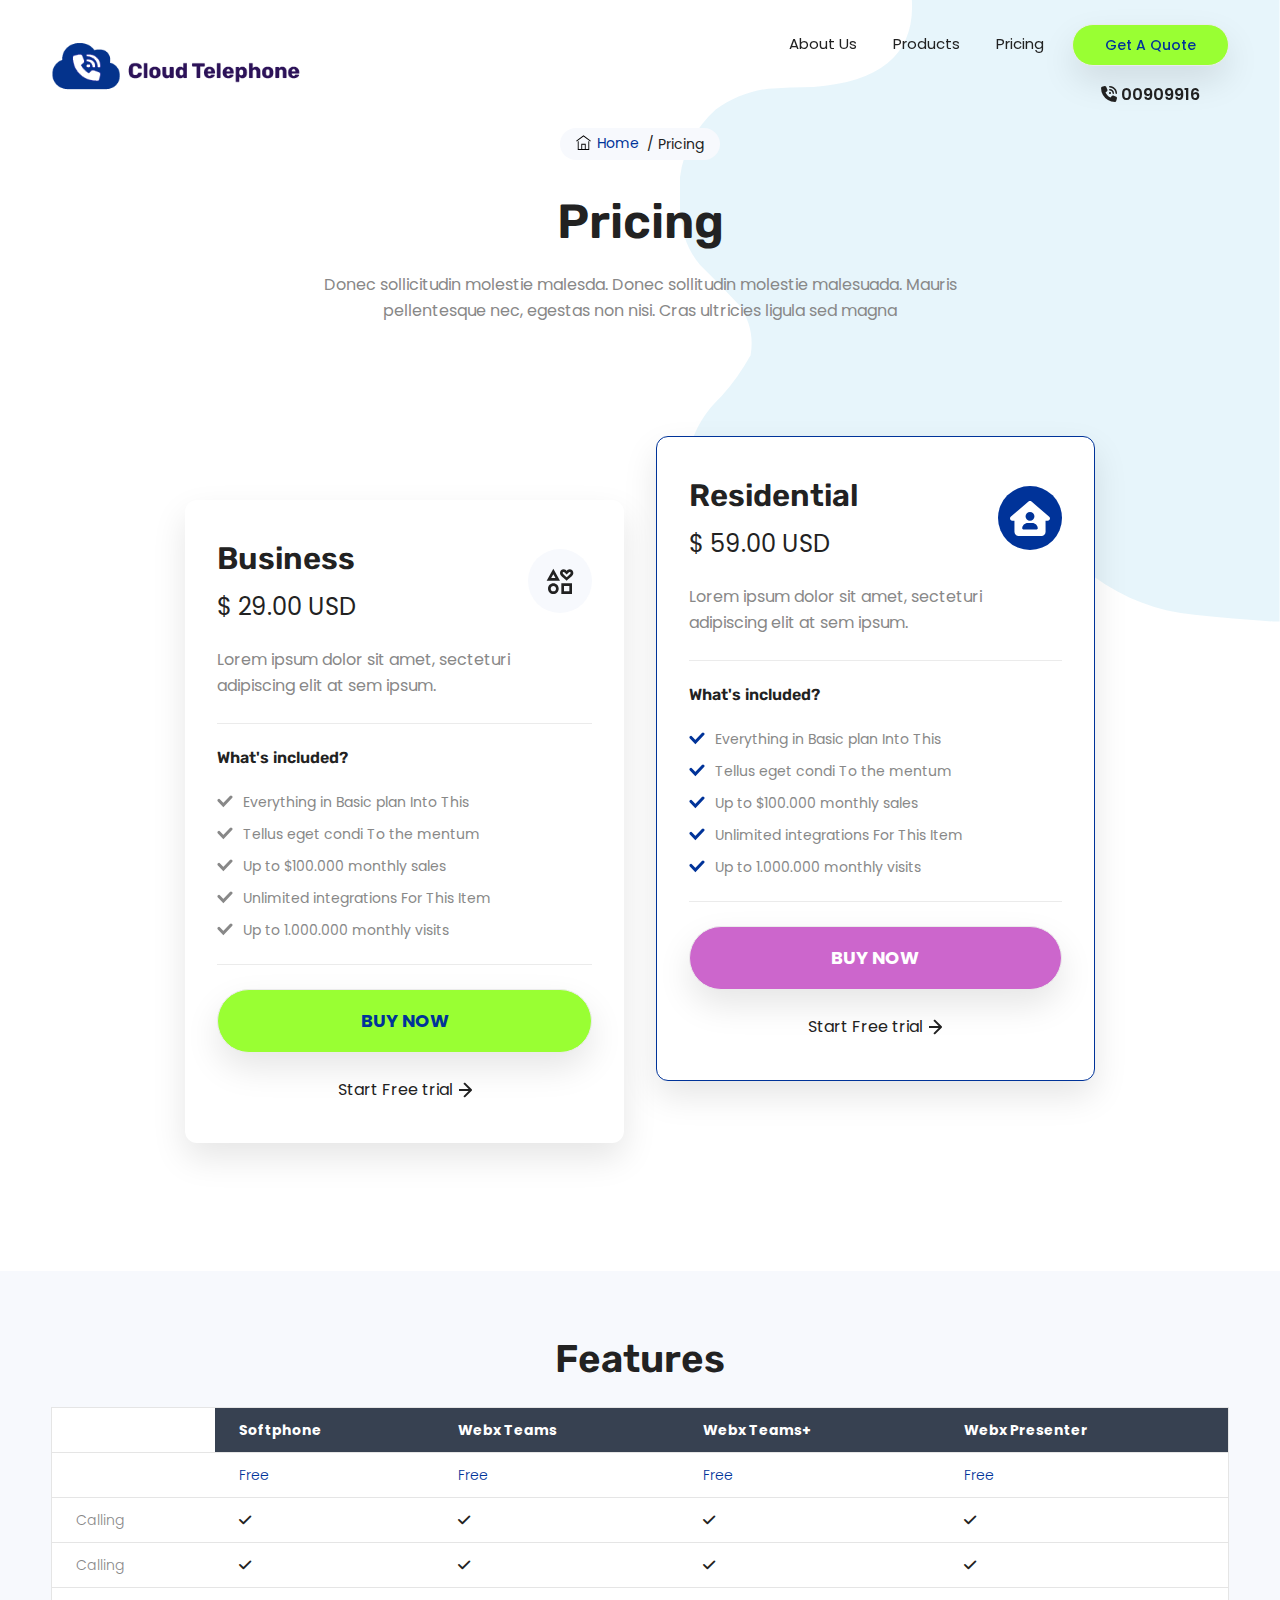
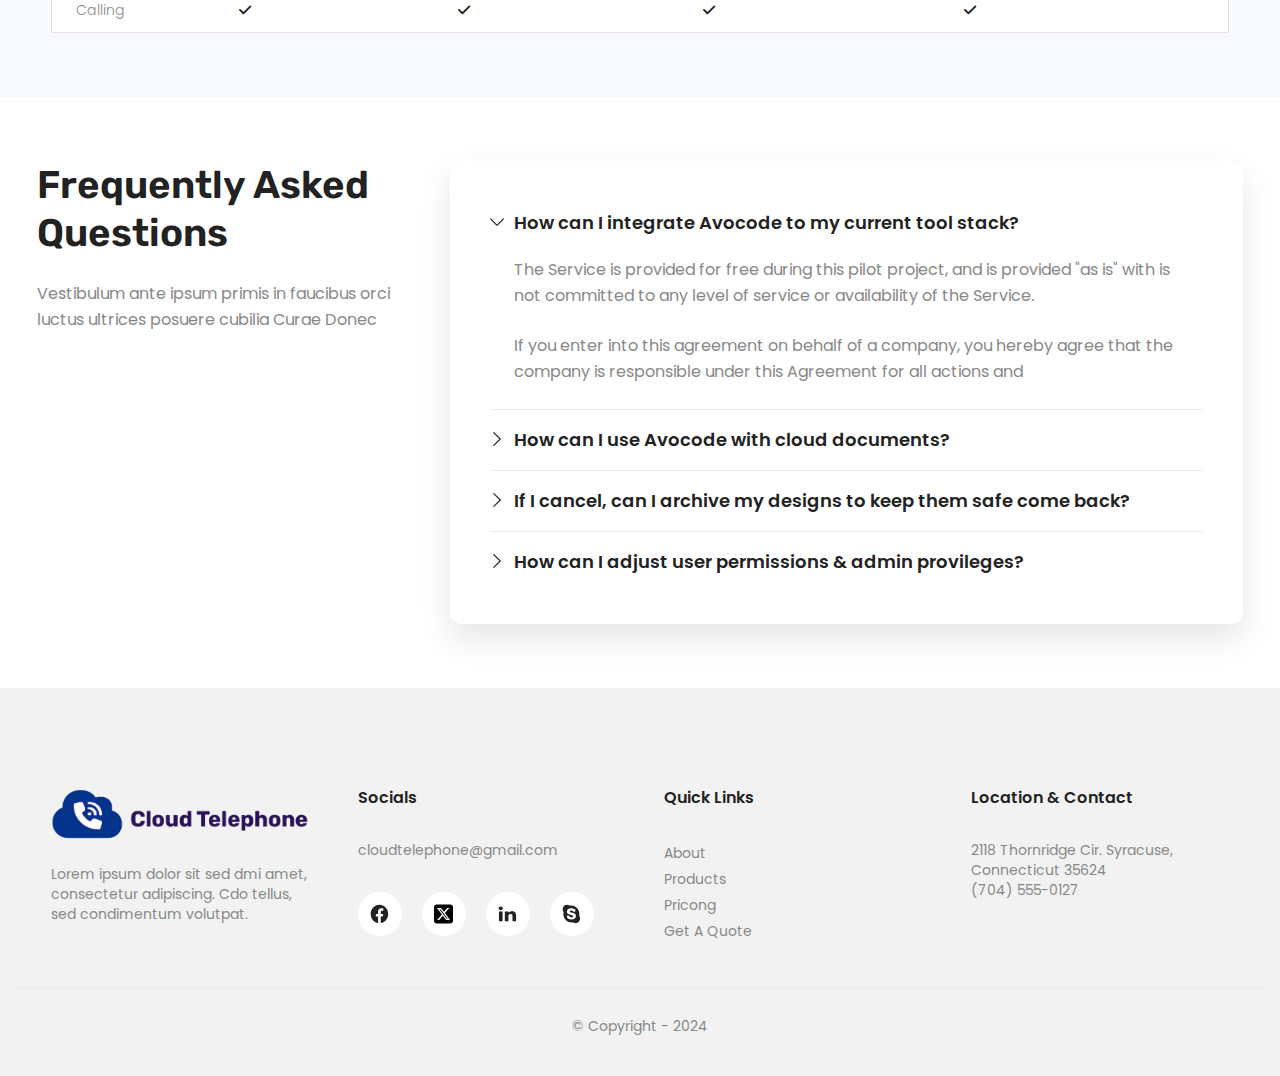
<file: pricing.html>
<!DOCTYPE html>
<html lang="en" dir="ltr">
<head>
  <meta http-equiv="Content-Type" content="text/html; charset=UTF-8" />
  <!-- responsive meta -->
  <meta name="viewport" content="width=device-width, initial-scale=1, maximum-scale=5"/>

  <!-- favicon -->
  <link rel="shortcut icon" href="images/favicon.png" /> 
  <!-- title -->
  <title>CloudTelephone</title>

  <!-- noindex robots -->
  <meta name="robots" content="" />
  <!-- Fonts -->
  <link href="https://fonts.googleapis.com/css2?family=Poppins:wght@400;500;600;700&display=swap" rel="stylesheet"/>
  <link href="https://fonts.googleapis.com/css2?family=Rubik:ital,wght@0,300..900;1,300..900&display=swap" rel="stylesheet">

  <!-- Fontawesome -->
  <link rel="stylesheet" href="plugins/font-awesome/v6/brands.css" />
  <link rel="stylesheet" href="plugins/font-awesome/v6/solid.css" />
  <link rel="stylesheet" href="plugins/font-awesome/v6/fontawesome.css" />

  <!-- Main Stylesheet -->
  <link href="styles/main.css" rel="stylesheet" />

</head>


<body>
  <header class="header">
    <nav class="navbar container">
    <!-- logo -->
    <div class="order-0">
      <a href="index.html">
        <img src="images/logo.png" height="60" width="250" alt="logo" />
      </a>
    </div>
    <!-- navbar toggler -->

    <a class="btn btn-green btn-sm border-border show-mobile" href="signup.html">Get A Quote</a>
    <input id="nav-toggle" type="checkbox" class="hidden" />
    <label
      id="show-button"
      for="nav-toggle"
      class="order-1 flex cursor-pointer items-center lg:order-1 lg:hidden"
    >
      <svg class="h-6 fill-current" viewBox="0 0 20 20">
        <title>Menu Open</title>
        <path d="M0 3h20v2H0V3z m0 6h20v2H0V9z m0 6h20v2H0V0z"></path>
      </svg>
    </label>
    <label
      id="hide-button"
      for="nav-toggle"
      class="order-2 hidden cursor-pointer items-center lg:order-1"
    >
      <svg class="h-6 fill-current" viewBox="0 0 20 20">
        <title>Menu Close</title>
        <polygon
          points="11 9 22 9 22 11 11 11 11 22 9 22 9 11 -2 11 -2 9 9 9 9 -2 11 -2"
          transform="rotate(45 10 10)"
        ></polygon>
      </svg>
    </label>
    <!-- /navbar toggler -->
    <ul
      id="nav-menu"
      class="navbar-nav order-2 hidden w-full flex-[0_0_100%] lg:order-1 lg:flex lg:w-auto lg:flex-auto lg:justify-end lg:space-x-5"
    >
    <li class="nav-item">
      <a href="about.html" class="nav-link">About Us</a>
    </li>
      <li class="nav-item">
        <a href="products.html" class="nav-link">Products</a>
      </li>
      <li class="nav-item">
        <a href="pricing.html" class="nav-link">Pricing</a>
      </li>
      <li class="nav-item mobile-hidden">
          <div class="flex flex-col items-center justify-center gap-4">
            <a class="btn btn-green btn-sm border-border" href="signup.html">Get A Quote</a>
            <a href="tel:00909916" class="text-dark font-semibold"><i class="fa-solid fa-phone-volume"></i> 00909916</a>
          </div>
        
      </li>
    </ul>
  </nav>
  </header>
  

<!-- Common hero -->
<section class="page-hero py-16">
  <div class="section banner relative">
    <div class="text-center">
      <ul
        class="breadcrumb inline-flex h-8 items-center justify-center space-x-2 rounded-3xl bg-theme-light px-4 py-2"
      >
        <li class="leading-none text-dark">
          <a class="inline-flex items-center text-primary" href="index.html">
            <svg
              class="mr-1.5"
              width="15"
              height="15"
              viewBox="0 0 16 16"
              fill="none"
              xmlns="http://www.w3.org/2000/svg"
            >
              <path
                d="M13.1769 15.0588H10.3533V9.41178H5.64744V15.0588H2.82391V6.58825H1.88274V16H14.118V6.58825H13.1769V15.0588ZM6.58862 15.0588V10.353H9.41215V15.0588H6.58862ZM15.8084 6.09225L15.2512 6.85178L8.00038 1.52472L0.749559 6.8499L0.192383 6.09131L8.00038 0.357666L15.8084 6.09225Z"
                fill="black"
              />
            </svg>
            <span class="text-sm leading-none">Home</span>
          </a>
        </li>
        <li class="leading-none text-dark">
          <span class="text-sm leading-none">/ Pricing</span>
        </li>
      </ul>
    </div>
    <div class="page-hero-content mx-auto max-w-[768px] text-center">
      <h1 class="mb-5 mt-8"> Pricing</h1>
      <p>
        Donec sollicitudin molestie malesda. Donec sollitudin molestie
        malesuada. Mauris <br />
        pellentesque nec, egestas non nisi. Cras ultricies ligula sed magna
      </p>
    </div>
           <img class="banner-shape absolute -top-28 right-0 -z-[1] w-full max-w-[600px]" src="images/banner-shape.svg" alt="">

  </div>
</section>
<!-- end Common hero -->

<!-- pricing -->
<section class="section mt-12 pt-0">
  <div class="container">
    <div class="row lg:px-10 justify-center">
      <div class="mt-8 md:col-6 lg:col-5 lg:mt-0">
        <div class="rounded-xl bg-white px-8 py-10 shadow-lg">
          <div class="flex items-center justify-between">
            <div>
              <h2 class="h3">Business</h2>
              <p class="mt-3 text-2xl text-dark">$ 29.00 USD</p>
            </div>
            <span
              class="inline-flex h-16 w-16 items-center justify-center rounded-full bg-theme-light"
            >
              <img src="images/icons/price-card-icon-1.svg" alt="" />
            </span>
          </div>
          <p class="mt-6">
            Lorem ipsum dolor sit amet, secteturi adipiscing elit at sem ipsum.
          </p>
          <div class="my-6 border-y border-border py-6">
            <h4 class="h6">What's included?</h4>
            <ul class="mt-6">
              <li class="mb-3 flex items-center text-sm">
                <svg
                  class="mr-2.5"
                  width="16"
                  height="13"
                  viewBox="0 0 16 13"
                  fill="none"
                  xmlns="http://www.w3.org/2000/svg"
                >
                  <path
                    d="M2 5.42857L6.36364 10L14 2"
                    stroke="currentColor"
                    stroke-width="3"
                    stroke-linecap="round"
                  />
                </svg>
                Everything in Basic plan Into This
              </li>
              <li class="mb-3 flex items-center text-sm">
                <svg
                  class="mr-2.5"
                  width="16"
                  height="13"
                  viewBox="0 0 16 13"
                  fill="none"
                  xmlns="http://www.w3.org/2000/svg"
                >
                  <path
                    d="M2 5.42857L6.36364 10L14 2"
                    stroke="currentColor"
                    stroke-width="3"
                    stroke-linecap="round"
                  />
                </svg>
                Tellus eget condi To the mentum
              </li>
              <li class="mb-3 flex items-center text-sm">
                <svg
                  class="mr-2.5"
                  width="16"
                  height="13"
                  viewBox="0 0 16 13"
                  fill="none"
                  xmlns="http://www.w3.org/2000/svg"
                >
                  <path
                    d="M2 5.42857L6.36364 10L14 2"
                    stroke="currentColor"
                    stroke-width="3"
                    stroke-linecap="round"
                  />
                </svg>
                Up to $100.000 monthly sales
              </li>
              <li class="mb-3 flex items-center text-sm">
                <svg
                  class="mr-2.5"
                  width="16"
                  height="13"
                  viewBox="0 0 16 13"
                  fill="none"
                  xmlns="http://www.w3.org/2000/svg"
                >
                  <path
                    d="M2 5.42857L6.36364 10L14 2"
                    stroke="currentColor"
                    stroke-width="3"
                    stroke-linecap="round"
                  />
                </svg>
                Unlimited integrations For This Item
              </li>
              <li class="flex items-center text-sm">
                <svg
                  class="mr-2.5"
                  width="16"
                  height="13"
                  viewBox="0 0 16 13"
                  fill="none"
                  xmlns="http://www.w3.org/2000/svg"
                >
                  <path
                    d="M2 5.42857L6.36364 10L14 2"
                    stroke="currentColor"
                    stroke-width="3"
                    stroke-linecap="round"
                  />
                </svg>
                Up to 1.000.000 monthly visits
              </li>
            </ul>
          </div>
          <div class="text-center">
            <a class="btn btn-green btn-sm border-border items-center flex justify-center h-16 text-lg font-bold uppercase"
              href="#"
              >Buy now</a
            >
            <a class="mt-6 inline-flex items-center text-dark" href="#">
              Start Free trial
              <svg
                class="ml-1.5"
                width="13"
                height="16"
                viewBox="0 0 13 16"
                fill="none"
                xmlns="http://www.w3.org/2000/svg"
              >
                <path
                  d="M12.7071 8.70711C13.0976 8.31658 13.0976 7.68342 12.7071 7.29289L6.34315 0.928932C5.95262 0.538408 5.31946 0.538408 4.92893 0.928932C4.53841 1.31946 4.53841 1.95262 4.92893 2.34315L10.5858 8L4.92893 13.6569C4.53841 14.0474 4.53841 14.6805 4.92893 15.0711C5.31946 15.4616 5.95262 15.4616 6.34315 15.0711L12.7071 8.70711ZM0 9H12V7H0V9Z"
                  fill="currentColor"
                />
              </svg>
            </a>
          </div>
        </div>
      </div>
      <div class="mt-8 md:col-6 lg:col-5 lg:mt-0">
        <div
          class="rounded-xl border border-primary bg-white px-8 py-10 shadow-lg lg:-mt-16"
        >
          <div class="flex items-center justify-between">
            <div>
              <h2 class="h3">Residential</h2>
              <p class="mt-3 text-2xl text-dark">$ 59.00 USD</p>
            </div>
            <span
              class="bg-primary inline-flex h-16 w-16 items-center justify-center rounded-full"
            >
              <img src="images/residentail-icon.svg" alt="" width="40" height="40" />
            </span>
          </div>
          <p class="mt-6">
            Lorem ipsum dolor sit amet, secteturi adipiscing elit at sem ipsum.
          </p>
          <div class="my-6 border-y border-border py-6">
            <h4 class="h6">What's included?</h4>
            <ul class="mt-6">
              <li class="mb-3 flex items-center text-sm">
                <svg
                  class="mr-2.5 text-primary"
                  width="16"
                  height="13"
                  viewBox="0 0 16 13"
                  fill="none"
                  xmlns="http://www.w3.org/2000/svg"
                >
                  <path
                    d="M2 5.42857L6.36364 10L14 2"
                    stroke="currentColor"
                    stroke-width="3"
                    stroke-linecap="round"
                  />
                </svg>
                Everything in Basic plan Into This
              </li>
              <li class="mb-3 flex items-center text-sm">
                <svg
                  class="mr-2.5 text-primary"
                  width="16"
                  height="13"
                  viewBox="0 0 16 13"
                  fill="none"
                  xmlns="http://www.w3.org/2000/svg"
                >
                  <path
                    d="M2 5.42857L6.36364 10L14 2"
                    stroke="currentColor"
                    stroke-width="3"
                    stroke-linecap="round"
                  />
                </svg>
                Tellus eget condi To the mentum
              </li>
              <li class="mb-3 flex items-center text-sm">
                <svg
                  class="mr-2.5 text-primary"
                  width="16"
                  height="13"
                  viewBox="0 0 16 13"
                  fill="none"
                  xmlns="http://www.w3.org/2000/svg"
                >
                  <path
                    d="M2 5.42857L6.36364 10L14 2"
                    stroke="currentColor"
                    stroke-width="3"
                    stroke-linecap="round"
                  />
                </svg>
                Up to $100.000 monthly sales
              </li>
              <li class="mb-3 flex items-center text-sm">
                <svg
                  class="mr-2.5 text-primary"
                  width="16"
                  height="13"
                  viewBox="0 0 16 13"
                  fill="none"
                  xmlns="http://www.w3.org/2000/svg"
                >
                  <path
                    d="M2 5.42857L6.36364 10L14 2"
                    stroke="currentColor"
                    stroke-width="3"
                    stroke-linecap="round"
                  />
                </svg>
                Unlimited integrations For This Item
              </li>
              <li class="flex items-center text-sm">
                <svg
                  class="mr-2.5 text-primary"
                  width="16"
                  height="13"
                  viewBox="0 0 16 13"
                  fill="none"
                  xmlns="http://www.w3.org/2000/svg"
                >
                  <path
                    d="M2 5.42857L6.36364 10L14 2"
                    stroke="currentColor"
                    stroke-width="3"
                    stroke-linecap="round"
                  />
                </svg>
                Up to 1.000.000 monthly visits
              </li>
            </ul>
          </div>
          <div class="text-center">
            <a
              class="btn btn-green btn-purple btn-sm border-border items-center flex justify-center h-16 text-lg font-bold uppercase"
              href="#"
              >Buy now</a
            >
            <a class="mt-6 inline-flex items-center text-dark" href="#">
              Start Free trial
              <svg
                class="ml-1.5"
                width="13"
                height="16"
                viewBox="0 0 13 16"
                fill="none"
                xmlns="http://www.w3.org/2000/svg"
              >
                <path
                  d="M12.7071 8.70711C13.0976 8.31658 13.0976 7.68342 12.7071 7.29289L6.34315 0.928932C5.95262 0.538408 5.31946 0.538408 4.92893 0.928932C4.53841 1.31946 4.53841 1.95262 4.92893 2.34315L10.5858 8L4.92893 13.6569C4.53841 14.0474 4.53841 14.6805 4.92893 15.0711C5.31946 15.4616 5.95262 15.4616 6.34315 15.0711L12.7071 8.70711ZM0 9H12V7H0V9Z"
                  fill="currentColor"
                />
              </svg>
            </a>
          </div>
        </div>
      </div>
      
    </div>
    
  </div>
</section>
<!-- ./end pricing -->
<section class="mt-16 section bg-theme-light">
    <div class="container">
      <div class="row">
        <div class="lg:col-12">
          <div class="text-center">
            <h2>Features</h2></div>
          <div class="relative overflow-x-auto">
            <table class="w-full border border-neutral-200 text-left text-sm font-light mt-6">
              <tbody>
                <tr class="border-b border-neutral-200 bg-white  dark:border-white/10  whitespace-nowrap">
                  <th class="px-6 py-3"></th>
                  <th class="px-6 py-3 bg-gray-700 text-white">Softphone</th>
                  <th class="px-6 py-3 bg-gray-700 text-white">Webx Teams</th>
                  <th class="px-6 py-3 bg-gray-700 text-white">Webx Teams+</th>
                  <th class="px-6 py-3 bg-gray-700 text-white">Webx Presenter</th>
                </tr>
                <tr class="border-b border-neutral-200 bg-white dark:border-white/10 whitespace-nowrap">
                  <td class="px-6 py-3"></td>
                  <td class="px-6 py-3"><p class="m-0 text-blue">Free</p></td>
                  <td class="px-6 py-3"><p class="m-0 text-blue">Free</p></td>
                  <td class="px-6 py-3"><p class="m-0 text-blue">Free</p></td>
                  <td class="px-6 py-3"><p class="m-0 text-blue">Free</p></td>
              </tr>
              <tr class="border-b border-neutral-200 bg-white  dark:border-white/10 whitespace-nowrap">
                  <td class="px-6 py-3">Calling</td>
                  <td class="px-6 py-3"><p class="m-0 text-dark"><i class="fa-solid fa-check"></i></p></td>
                  <td class="px-6 py-3"><p class="m-0 text-dark"><i class="fa-solid fa-check"></i></p></td>
                  <td class="px-6 py-3"><p class="m-0 text-dark"><i class="fa-solid fa-check"></i></p></td>
                  <td class="px-6 py-3"><p class="m-0 text-dark"><i class="fa-solid fa-check"></i></p></td>
              </tr>
              <tr class="border-b border-neutral-200 bg-white  dark:border-white/10 whitespace-nowrap">
                  <td class="px-6 py-3">Calling</td>
                  <td class="px-6 py-3"><p class="m-0 text-dark"><i class="fa-solid fa-check"></i></p></td>
                  <td class="px-6 py-3"><p class="m-0 text-dark"><i class="fa-solid fa-check"></i></p></td>
                  <td class="px-6 py-3"><p class="m-0 text-dark"><i class="fa-solid fa-check"></i></p></td>
                  <td class="px-6 py-3"><p class="m-0 text-dark"><i class="fa-solid fa-check"></i></p></td>
              </tr>
              <tr class="border-b border-neutral-200 bg-white  dark:border-white/10 whitespace-nowrap">
                <td class="px-6 py-3">Calling</td>
                <td class="px-6 py-3"><p class="m-0 text-dark"><i class="fa-solid fa-check"></i></p></td>
                <td class="px-6 py-3"><p class="m-0 text-dark"><i class="fa-solid fa-check"></i></p></td>
                <td class="px-6 py-3"><p class="m-0 text-dark"><i class="fa-solid fa-check"></i></p></td>
                <td class="px-6 py-3"><p class="m-0 text-dark"><i class="fa-solid fa-check"></i></p></td>
            </tr>
              </tbody>
            </table>
          </div>
        </div>
    </div>
    </div>
</section>
<!-- Faq -->
<section class="faqs section">
  <div class="container max-w-[1230px]">
    <div class="row">
      <div class="text-center lg:col-4 lg:text-start">
        <h2>Frequently Asked Questions</h2>
        <p class="mt-6 lg:max-w-[404px]">
          Vestibulum ante ipsum primis in faucibus orci luctus ultrices posuere
          cubilia Curae Donec
        </p>
      </div>
      <div class="mt-8 lg:col-8 lg:mt-0">
        <div class="rounded-xl bg-white px-5 py-5 shadow-lg lg:px-10 lg:py-8">
          <div class="accordion active border-b border-border">
            <div
              class="accordion-header relative pl-6 text-lg font-semibold text-dark"
              data-accordion
            >
              How can I integrate Avocode to my current tool stack?
              <svg
                class="accordion-icon absolute left-0 top-[22px]"
                x="0px"
                y="0px"
                viewBox="0 0 512 512"
                xmlspace="preserve"
              >
                <path
                  fill="currentColor"
                  d="M505.755,123.592c-8.341-8.341-21.824-8.341-30.165,0L256.005,343.176L36.421,123.592c-8.341-8.341-21.824-8.341-30.165,0 s-8.341,21.824,0,30.165l234.667,234.667c4.16,4.16,9.621,6.251,15.083,6.251c5.462,0,10.923-2.091,15.083-6.251l234.667-234.667 C514.096,145.416,514.096,131.933,505.755,123.592z"
                ></path>
              </svg>
            </div>
            <div class="accordion-content pl-6">
              <p>
                The Service is provided for free during this pilot project, and
                is provided "as is" with is not committed to any level of
                service or availability of the Service.
              </p>
              <p>
                If you enter into this agreement on behalf of a company, you
                hereby agree that the company is responsible under this
                Agreement for all actions and
              </p>
            </div>
          </div>
          <div class="accordion border-b border-border">
            <div
              class="accordion-header relative pl-6 text-lg font-semibold text-dark"
              data-accordion
            >
              How can I use Avocode with cloud documents?
              <svg
                class="accordion-icon absolute left-0 top-[22px]"
                x="0px"
                y="0px"
                viewBox="0 0 512 512"
                xmlspace="preserve"
              >
                <path
                  fill="currentColor"
                  d="M505.755,123.592c-8.341-8.341-21.824-8.341-30.165,0L256.005,343.176L36.421,123.592c-8.341-8.341-21.824-8.341-30.165,0 s-8.341,21.824,0,30.165l234.667,234.667c4.16,4.16,9.621,6.251,15.083,6.251c5.462,0,10.923-2.091,15.083-6.251l234.667-234.667 C514.096,145.416,514.096,131.933,505.755,123.592z"
                ></path>
              </svg>
            </div>
            <div class="accordion-content pl-6">
              <p>
                The Service is provided for free during this pilot project, and
                is provided "as is" with is not committed to any level of
                service or availability of the Service.
              </p>
              <p>
                If you enter into this agreement on behalf of a company, you
                hereby agree that the company is responsible under this
                Agreement for all actions and
              </p>
            </div>
          </div>
          <div class="accordion border-b border-border">
            <div
              class="accordion-header relative pl-6 text-lg font-semibold text-dark"
              data-accordion
            >
              If I cancel, can I archive my designs to keep them safe come back?
              <svg
                class="accordion-icon absolute left-0 top-[22px]"
                x="0px"
                y="0px"
                viewBox="0 0 512 512"
                xmlspace="preserve"
              >
                <path
                  fill="currentColor"
                  d="M505.755,123.592c-8.341-8.341-21.824-8.341-30.165,0L256.005,343.176L36.421,123.592c-8.341-8.341-21.824-8.341-30.165,0 s-8.341,21.824,0,30.165l234.667,234.667c4.16,4.16,9.621,6.251,15.083,6.251c5.462,0,10.923-2.091,15.083-6.251l234.667-234.667 C514.096,145.416,514.096,131.933,505.755,123.592z"
                ></path>
              </svg>
            </div>
            <div class="accordion-content pl-6">
              <p>
                The Service is provided for free during this pilot project, and
                is provided "as is" with is not committed to any level of
                service or availability of the Service.
              </p>
              <p>
                If you enter into this agreement on behalf of a company, you
                hereby agree that the company is responsible under this
                Agreement for all actions and
              </p>
            </div>
          </div>
          <div class="accordion">
            <div
              class="accordion-header relative pl-6 text-lg font-semibold text-dark"
              data-accordion
            >
              How can I adjust user permissions & admin provileges?
              <svg
                class="accordion-icon absolute left-0 top-[22px]"
                x="0px"
                y="0px"
                viewBox="0 0 512 512"
                xmlspace="preserve"
              >
                <path
                  fill="currentColor"
                  d="M505.755,123.592c-8.341-8.341-21.824-8.341-30.165,0L256.005,343.176L36.421,123.592c-8.341-8.341-21.824-8.341-30.165,0 s-8.341,21.824,0,30.165l234.667,234.667c4.16,4.16,9.621,6.251,15.083,6.251c5.462,0,10.923-2.091,15.083-6.251l234.667-234.667 C514.096,145.416,514.096,131.933,505.755,123.592z"
                ></path>
              </svg>
            </div>
            <div class="accordion-content pl-6">
              <p>
                The Service is provided for free during this pilot project, and
                is provided "as is" with is not committed to any level of
                service or availability of the Service.
              </p>
              <p>
                If you enter into this agreement on behalf of a company, you
                hereby agree that the company is responsible under this
                Agreement for all actions and
              </p>
            </div>
          </div>
        </div>
      </div>
    </div>
  </div>
</section>


<footer class="footer bg-theme-light/50">
  <div class="container">
    <div class="row gx-5 pb-10 pt-[52px]">
      <div class="col-12 mt-12 md:col-6 lg:col-3">
        <a href="index.html">
          <img src="images/logo.png" alt="" />
        </a>
        <p class="mt-6">
          Lorem ipsum dolor sit sed dmi amet, consectetur adipiscing. Cdo
          tellus, sed condimentum volutpat.
        </p>
      </div>
      <div class="col-12 mt-12 md:col-6 lg:col-3">
        <h6>Socials</h6>
        <p>cloudtelephone@gmail.com</p>
        <ul class="social-icons mt-4 lg:mt-6">
          <li>
            <a href="#">
              <svg
                width="19"
                height="21"
                viewBox="0 0 20 21"
                fill="none"
                xmlns="http://www.w3.org/2000/svg"
              >
                <path
                  d="M19.1056 10.4495C19.1056 5.09642 15 0.759277 9.9327 0.759277C4.86539 0.759277 0.759766 5.09642 0.759766 10.4495C0.759766 15.2946 4.08865 19.3191 8.49018 20.0224V13.2627H6.15996V10.4495H8.49018V8.33951C8.49018 5.91696 9.85872 4.54939 11.93 4.54939C12.9657 4.54939 14.0013 4.74476 14.0013 4.74476V7.12823H12.8547C11.7081 7.12823 11.3382 7.87063 11.3382 8.65209V10.4495H13.8904L13.4835 13.2627H11.3382V20.0224C15.7398 19.3191 19.1056 15.2946 19.1056 10.4495Z"
                  fill="#222222"
                />
              </svg>
            </a>
          </li>
          <li>
            <a href="#">
              <svg width="19" height="21" xmlns="http://www.w3.org/2000/svg" viewBox="0 0 448 512"><!--!Font Awesome Free 6.5.1 by @fontawesome - https://fontawesome.com License - https://fontawesome.com/license/free Copyright 2024 Fonticons, Inc.--><path d="M64 32C28.7 32 0 60.7 0 96V416c0 35.3 28.7 64 64 64H384c35.3 0 64-28.7 64-64V96c0-35.3-28.7-64-64-64H64zm297.1 84L257.3 234.6 379.4 396H283.8L209 298.1 123.3 396H75.8l111-126.9L69.7 116h98l67.7 89.5L313.6 116h47.5zM323.3 367.6L153.4 142.9H125.1L296.9 367.6h26.3z"></path></svg>
            </a>
          </li>
          <li>
            <a href="#">
              <svg
                width="19"
                height="16"
                viewBox="0 0 19 16"
                fill="none"
                xmlns="http://www.w3.org/2000/svg"
              >
                <path
                  d="M4.56609 15.2704V5.45315H0.948103V15.2704H4.56609ZM2.73764 4.1398C3.90474 4.1398 4.83841 3.31895 4.83841 2.33394C4.83841 1.38176 3.90474 0.59375 2.73764 0.59375C1.60945 0.59375 0.675781 1.38176 0.675781 2.33394C0.675781 3.31895 1.60945 4.1398 2.73764 4.1398ZM18.0654 15.2704H18.1044V9.8857C18.1044 7.259 17.4041 5.22331 13.7472 5.22331C11.9966 5.22331 10.8295 6.04415 10.3237 6.79933H10.2848V5.45315H6.82246V15.2704H10.4404V10.411C10.4404 9.13053 10.7128 7.91568 12.5801 7.91568C14.4475 7.91568 14.4864 9.36036 14.4864 10.5095V15.2704H18.0654Z"
                  fill="#222222"
                />
              </svg>
            </a>
          </li>
          <li>
            <a href="#">
              <svg
                width="19"
                height="18"
                viewBox="0 0 17 18"
                fill="none"
                xmlns="http://www.w3.org/2000/svg"
              >
                <path
                  d="M15.3829 10.554C15.4875 10.0381 15.5573 9.48523 15.5573 8.9324C15.5573 4.76772 12.3483 1.37701 8.40687 1.37701C7.88367 1.37701 7.36047 1.45072 6.87215 1.56129C6.20943 1.00846 5.37231 0.676758 4.50031 0.676758C2.33775 0.676758 0.59375 2.55639 0.59375 4.80458C0.59375 5.76282 0.87279 6.64735 1.39599 7.34761C1.29135 7.86359 1.22159 8.41642 1.22159 8.9324C1.22159 13.1339 4.43055 16.5246 8.37199 16.5246C8.89518 16.5246 9.41838 16.4509 9.9067 16.3404C10.5694 16.8932 11.4065 17.188 12.2785 17.188C14.4411 17.188 16.1851 15.3453 16.1851 13.0602C16.22 12.1388 15.9061 11.2543 15.3829 10.554ZM8.61615 13.9447C6.31407 13.9447 4.39567 12.8759 4.39567 11.5491C4.39567 10.9595 4.70959 10.4066 5.44207 10.4066C6.52335 10.4066 6.62799 12.0651 8.51151 12.0651C9.3835 12.0651 9.97646 11.6597 9.97646 11.1069C9.97646 10.4066 9.41838 10.2961 8.51151 10.0749C6.34895 9.48523 4.39567 9.2641 4.39567 6.86849C4.39567 4.65716 6.45359 3.84633 8.19759 3.84633C10.116 3.84633 12.0693 4.65716 12.0693 5.91024C12.0693 6.53679 11.6856 7.08962 11.0229 7.08962C10.0462 7.08962 10.0113 5.83653 8.40687 5.83653C7.49999 5.83653 6.94191 6.09452 6.94191 6.68421C6.94191 7.38446 7.67439 7.45818 9.34862 7.90044C10.7787 8.23214 12.5227 8.85869 12.5227 10.7383C12.5227 12.9128 10.5345 13.9447 8.61615 13.9447Z"
                  fill="#222222"
                />
              </svg>
            </a>
          </li>
        </ul>
      </div>
      <div class="col-12 mt-12 md:col-6 lg:col-3">
        <h6>Quick Links</h6>
        <ul>
          <li>
            <a href="about.html">About</a>
          </li>
          <li>
            <a href="products.html">Products</a>
          </li>
          <li>
            <a href="pricing.html">Pricong</a>
          </li>
          <li>
            <a href="signup.html">Get A Quote</a>
          </li>
        </ul>
      </div>
      <div class="col-12 mt-12 md:col-6 lg:col-3">
        <h6>Location & Contact</h6>
        <p>2118 Thornridge Cir. Syracuse, Connecticut 35624</p>
        <p>(704) 555-0127</p>
      </div>
    </div>
  </div>
  <div class="container max-w-[1440px]">
    <div
      class="footer-copyright mx-auto border-t border-border pb-10 pt-7 text-center"
    >
      <p>&copy; Copyright - 2024</p>
    </div>
  </div>
  </footer>

<!-- jQuery -->
<!-- <script src="plugins/jquery/jquery.min.js"></script> -->
<!-- Swiper JS -->
<script src="plugins/shufflejs/shuffle.js"></script>

<!-- Main Script -->
<script src="scripts/main.js"></script>

</body>
</html>
</file>
<file: plugins/font-awesome/v6/brands.css>
/*!
 * Font Awesome Free 6.2.1 by @fontawesome - https://fontawesome.com
 * License - https://fontawesome.com/license/free (Icons: CC BY 4.0, Fonts: SIL OFL 1.1, Code: MIT License)
 * Copyright 2022 Fonticons, Inc.
 */
:host,
:root {
  --fa-style-family-brands: "Font Awesome 6 Brands";
  --fa-font-brands: normal 400 1em/1 "Font Awesome 6 Brands";
}
@font-face {
  font-family: "Font Awesome 6 Brands";
  font-style: normal;
  font-weight: 400;
  font-display: block;
  src: url(https://cdnjs.cloudflare.com/ajax/libs/font-awesome/6.2.1/webfonts/fa-brands-400.woff2)
      format("woff2"),
    url(https://cdnjs.cloudflare.com/ajax/libs/font-awesome/6.2.1/webfonts/fa-brands-400.ttf)
      format("truetype");
}
.fa-brands,
.fab {
  font-weight: 400;
}
.fa-monero:before {
  content: "\f3d0";
}
.fa-hooli:before {
  content: "\f427";
}
.fa-yelp:before {
  content: "\f1e9";
}
.fa-cc-visa:before {
  content: "\f1f0";
}
.fa-lastfm:before {
  content: "\f202";
}
.fa-shopware:before {
  content: "\f5b5";
}
.fa-creative-commons-nc:before {
  content: "\f4e8";
}
.fa-aws:before {
  content: "\f375";
}
.fa-redhat:before {
  content: "\f7bc";
}
.fa-yoast:before {
  content: "\f2b1";
}
.fa-cloudflare:before {
  content: "\e07d";
}
.fa-ups:before {
  content: "\f7e0";
}
.fa-wpexplorer:before {
  content: "\f2de";
}
.fa-dyalog:before {
  content: "\f399";
}
.fa-bity:before {
  content: "\f37a";
}
.fa-stackpath:before {
  content: "\f842";
}
.fa-buysellads:before {
  content: "\f20d";
}
.fa-first-order:before {
  content: "\f2b0";
}
.fa-modx:before {
  content: "\f285";
}
.fa-guilded:before {
  content: "\e07e";
}
.fa-vnv:before {
  content: "\f40b";
}
.fa-js-square:before,
.fa-square-js:before {
  content: "\f3b9";
}
.fa-microsoft:before {
  content: "\f3ca";
}
.fa-qq:before {
  content: "\f1d6";
}
.fa-orcid:before {
  content: "\f8d2";
}
.fa-java:before {
  content: "\f4e4";
}
.fa-invision:before {
  content: "\f7b0";
}
.fa-creative-commons-pd-alt:before {
  content: "\f4ed";
}
.fa-centercode:before {
  content: "\f380";
}
.fa-glide-g:before {
  content: "\f2a6";
}
.fa-drupal:before {
  content: "\f1a9";
}
.fa-hire-a-helper:before {
  content: "\f3b0";
}
.fa-creative-commons-by:before {
  content: "\f4e7";
}
.fa-unity:before {
  content: "\e049";
}
.fa-whmcs:before {
  content: "\f40d";
}
.fa-rocketchat:before {
  content: "\f3e8";
}
.fa-vk:before {
  content: "\f189";
}
.fa-untappd:before {
  content: "\f405";
}
.fa-mailchimp:before {
  content: "\f59e";
}
.fa-css3-alt:before {
  content: "\f38b";
}
.fa-reddit-square:before,
.fa-square-reddit:before {
  content: "\f1a2";
}
.fa-vimeo-v:before {
  content: "\f27d";
}
.fa-contao:before {
  content: "\f26d";
}
.fa-square-font-awesome:before {
  content: "\e5ad";
}
.fa-deskpro:before {
  content: "\f38f";
}
.fa-sistrix:before {
  content: "\f3ee";
}
.fa-instagram-square:before,
.fa-square-instagram:before {
  content: "\e055";
}
.fa-battle-net:before {
  content: "\f835";
}
.fa-the-red-yeti:before {
  content: "\f69d";
}
.fa-hacker-news-square:before,
.fa-square-hacker-news:before {
  content: "\f3af";
}
.fa-edge:before {
  content: "\f282";
}
.fa-napster:before {
  content: "\f3d2";
}
.fa-snapchat-square:before,
.fa-square-snapchat:before {
  content: "\f2ad";
}
.fa-google-plus-g:before {
  content: "\f0d5";
}
.fa-artstation:before {
  content: "\f77a";
}
.fa-markdown:before {
  content: "\f60f";
}
.fa-sourcetree:before {
  content: "\f7d3";
}
.fa-google-plus:before {
  content: "\f2b3";
}
.fa-diaspora:before {
  content: "\f791";
}
.fa-foursquare:before {
  content: "\f180";
}
.fa-stack-overflow:before {
  content: "\f16c";
}
.fa-github-alt:before {
  content: "\f113";
}
.fa-phoenix-squadron:before {
  content: "\f511";
}
.fa-pagelines:before {
  content: "\f18c";
}
.fa-algolia:before {
  content: "\f36c";
}
.fa-red-river:before {
  content: "\f3e3";
}
.fa-creative-commons-sa:before {
  content: "\f4ef";
}
.fa-safari:before {
  content: "\f267";
}
.fa-google:before {
  content: "\f1a0";
}
.fa-font-awesome-alt:before,
.fa-square-font-awesome-stroke:before {
  content: "\f35c";
}
.fa-atlassian:before {
  content: "\f77b";
}
.fa-linkedin-in:before {
  content: "\f0e1";
}
.fa-digital-ocean:before {
  content: "\f391";
}
.fa-nimblr:before {
  content: "\f5a8";
}
.fa-chromecast:before {
  content: "\f838";
}
.fa-evernote:before {
  content: "\f839";
}
.fa-hacker-news:before {
  content: "\f1d4";
}
.fa-creative-commons-sampling:before {
  content: "\f4f0";
}
.fa-adversal:before {
  content: "\f36a";
}
.fa-creative-commons:before {
  content: "\f25e";
}
.fa-watchman-monitoring:before {
  content: "\e087";
}
.fa-fonticons:before {
  content: "\f280";
}
.fa-weixin:before {
  content: "\f1d7";
}
.fa-shirtsinbulk:before {
  content: "\f214";
}
.fa-codepen:before {
  content: "\f1cb";
}
.fa-git-alt:before {
  content: "\f841";
}
.fa-lyft:before {
  content: "\f3c3";
}
.fa-rev:before {
  content: "\f5b2";
}
.fa-windows:before {
  content: "\f17a";
}
.fa-wizards-of-the-coast:before {
  content: "\f730";
}
.fa-square-viadeo:before,
.fa-viadeo-square:before {
  content: "\f2aa";
}
.fa-meetup:before {
  content: "\f2e0";
}
.fa-centos:before {
  content: "\f789";
}
.fa-adn:before {
  content: "\f170";
}
.fa-cloudsmith:before {
  content: "\f384";
}
.fa-pied-piper-alt:before {
  content: "\f1a8";
}
.fa-dribbble-square:before,
.fa-square-dribbble:before {
  content: "\f397";
}
.fa-codiepie:before {
  content: "\f284";
}
.fa-node:before {
  content: "\f419";
}
.fa-mix:before {
  content: "\f3cb";
}
.fa-steam:before {
  content: "\f1b6";
}
.fa-cc-apple-pay:before {
  content: "\f416";
}
.fa-scribd:before {
  content: "\f28a";
}
.fa-openid:before {
  content: "\f19b";
}
.fa-instalod:before {
  content: "\e081";
}
.fa-expeditedssl:before {
  content: "\f23e";
}
.fa-sellcast:before {
  content: "\f2da";
}
.fa-square-twitter:before,
.fa-twitter-square:before {
  content: "\f081";
}
.fa-r-project:before {
  content: "\f4f7";
}
.fa-delicious:before {
  content: "\f1a5";
}
.fa-freebsd:before {
  content: "\f3a4";
}
.fa-vuejs:before {
  content: "\f41f";
}
.fa-accusoft:before {
  content: "\f369";
}
.fa-ioxhost:before {
  content: "\f208";
}
.fa-fonticons-fi:before {
  content: "\f3a2";
}
.fa-app-store:before {
  content: "\f36f";
}
.fa-cc-mastercard:before {
  content: "\f1f1";
}
.fa-itunes-note:before {
  content: "\f3b5";
}
.fa-golang:before {
  content: "\e40f";
}
.fa-kickstarter:before {
  content: "\f3bb";
}
.fa-grav:before {
  content: "\f2d6";
}
.fa-weibo:before {
  content: "\f18a";
}
.fa-uncharted:before {
  content: "\e084";
}
.fa-firstdraft:before {
  content: "\f3a1";
}
.fa-square-youtube:before,
.fa-youtube-square:before {
  content: "\f431";
}
.fa-wikipedia-w:before {
  content: "\f266";
}
.fa-rendact:before,
.fa-wpressr:before {
  content: "\f3e4";
}
.fa-angellist:before {
  content: "\f209";
}
.fa-galactic-republic:before {
  content: "\f50c";
}
.fa-nfc-directional:before {
  content: "\e530";
}
.fa-skype:before {
  content: "\f17e";
}
.fa-joget:before {
  content: "\f3b7";
}
.fa-fedora:before {
  content: "\f798";
}
.fa-stripe-s:before {
  content: "\f42a";
}
.fa-meta:before {
  content: "\e49b";
}
.fa-laravel:before {
  content: "\f3bd";
}
.fa-hotjar:before {
  content: "\f3b1";
}
.fa-bluetooth-b:before {
  content: "\f294";
}
.fa-sticker-mule:before {
  content: "\f3f7";
}
.fa-creative-commons-zero:before {
  content: "\f4f3";
}
.fa-hips:before {
  content: "\f452";
}
.fa-behance:before {
  content: "\f1b4";
}
.fa-reddit:before {
  content: "\f1a1";
}
.fa-discord:before {
  content: "\f392";
}
.fa-chrome:before {
  content: "\f268";
}
.fa-app-store-ios:before {
  content: "\f370";
}
.fa-cc-discover:before {
  content: "\f1f2";
}
.fa-wpbeginner:before {
  content: "\f297";
}
.fa-confluence:before {
  content: "\f78d";
}
.fa-mdb:before {
  content: "\f8ca";
}
.fa-dochub:before {
  content: "\f394";
}
.fa-accessible-icon:before {
  content: "\f368";
}
.fa-ebay:before {
  content: "\f4f4";
}
.fa-amazon:before {
  content: "\f270";
}
.fa-unsplash:before {
  content: "\e07c";
}
.fa-yarn:before {
  content: "\f7e3";
}
.fa-square-steam:before,
.fa-steam-square:before {
  content: "\f1b7";
}
.fa-500px:before {
  content: "\f26e";
}
.fa-square-vimeo:before,
.fa-vimeo-square:before {
  content: "\f194";
}
.fa-asymmetrik:before {
  content: "\f372";
}
.fa-font-awesome-flag:before,
.fa-font-awesome-logo-full:before,
.fa-font-awesome:before {
  content: "\f2b4";
}
.fa-gratipay:before {
  content: "\f184";
}
.fa-apple:before {
  content: "\f179";
}
.fa-hive:before {
  content: "\e07f";
}
.fa-gitkraken:before {
  content: "\f3a6";
}
.fa-keybase:before {
  content: "\f4f5";
}
.fa-apple-pay:before {
  content: "\f415";
}
.fa-padlet:before {
  content: "\e4a0";
}
.fa-amazon-pay:before {
  content: "\f42c";
}
.fa-github-square:before,
.fa-square-github:before {
  content: "\f092";
}
.fa-stumbleupon:before {
  content: "\f1a4";
}
.fa-fedex:before {
  content: "\f797";
}
.fa-phoenix-framework:before {
  content: "\f3dc";
}
.fa-shopify:before {
  content: "\e057";
}
.fa-neos:before {
  content: "\f612";
}
.fa-hackerrank:before {
  content: "\f5f7";
}
.fa-researchgate:before {
  content: "\f4f8";
}
.fa-swift:before {
  content: "\f8e1";
}
.fa-angular:before {
  content: "\f420";
}
.fa-speakap:before {
  content: "\f3f3";
}
.fa-angrycreative:before {
  content: "\f36e";
}
.fa-y-combinator:before {
  content: "\f23b";
}
.fa-empire:before {
  content: "\f1d1";
}
.fa-envira:before {
  content: "\f299";
}
.fa-gitlab-square:before,
.fa-square-gitlab:before {
  content: "\e5ae";
}
.fa-studiovinari:before {
  content: "\f3f8";
}
.fa-pied-piper:before {
  content: "\f2ae";
}
.fa-wordpress:before {
  content: "\f19a";
}
.fa-product-hunt:before {
  content: "\f288";
}
.fa-firefox:before {
  content: "\f269";
}
.fa-linode:before {
  content: "\f2b8";
}
.fa-goodreads:before {
  content: "\f3a8";
}
.fa-odnoklassniki-square:before,
.fa-square-odnoklassniki:before {
  content: "\f264";
}
.fa-jsfiddle:before {
  content: "\f1cc";
}
.fa-sith:before {
  content: "\f512";
}
.fa-themeisle:before {
  content: "\f2b2";
}
.fa-page4:before {
  content: "\f3d7";
}
.fa-hashnode:before {
  content: "\e499";
}
.fa-react:before {
  content: "\f41b";
}
.fa-cc-paypal:before {
  content: "\f1f4";
}
.fa-squarespace:before {
  content: "\f5be";
}
.fa-cc-stripe:before {
  content: "\f1f5";
}
.fa-creative-commons-share:before {
  content: "\f4f2";
}
.fa-bitcoin:before {
  content: "\f379";
}
.fa-keycdn:before {
  content: "\f3ba";
}
.fa-opera:before {
  content: "\f26a";
}
.fa-itch-io:before {
  content: "\f83a";
}
.fa-umbraco:before {
  content: "\f8e8";
}
.fa-galactic-senate:before {
  content: "\f50d";
}
.fa-ubuntu:before {
  content: "\f7df";
}
.fa-draft2digital:before {
  content: "\f396";
}
.fa-stripe:before {
  content: "\f429";
}
.fa-houzz:before {
  content: "\f27c";
}
.fa-gg:before {
  content: "\f260";
}
.fa-dhl:before {
  content: "\f790";
}
.fa-pinterest-square:before,
.fa-square-pinterest:before {
  content: "\f0d3";
}
.fa-xing:before {
  content: "\f168";
}
.fa-blackberry:before {
  content: "\f37b";
}
.fa-creative-commons-pd:before {
  content: "\f4ec";
}
.fa-playstation:before {
  content: "\f3df";
}
.fa-quinscape:before {
  content: "\f459";
}
.fa-less:before {
  content: "\f41d";
}
.fa-blogger-b:before {
  content: "\f37d";
}
.fa-opencart:before {
  content: "\f23d";
}
.fa-vine:before {
  content: "\f1ca";
}
.fa-paypal:before {
  content: "\f1ed";
}
.fa-gitlab:before {
  content: "\f296";
}
.fa-typo3:before {
  content: "\f42b";
}
.fa-reddit-alien:before {
  content: "\f281";
}
.fa-yahoo:before {
  content: "\f19e";
}
.fa-dailymotion:before {
  content: "\e052";
}
.fa-affiliatetheme:before {
  content: "\f36b";
}
.fa-pied-piper-pp:before {
  content: "\f1a7";
}
.fa-bootstrap:before {
  content: "\f836";
}
.fa-odnoklassniki:before {
  content: "\f263";
}
.fa-nfc-symbol:before {
  content: "\e531";
}
.fa-ethereum:before {
  content: "\f42e";
}
.fa-speaker-deck:before {
  content: "\f83c";
}
.fa-creative-commons-nc-eu:before {
  content: "\f4e9";
}
.fa-patreon:before {
  content: "\f3d9";
}
.fa-avianex:before {
  content: "\f374";
}
.fa-ello:before {
  content: "\f5f1";
}
.fa-gofore:before {
  content: "\f3a7";
}
.fa-bimobject:before {
  content: "\f378";
}
.fa-facebook-f:before {
  content: "\f39e";
}
.fa-google-plus-square:before,
.fa-square-google-plus:before {
  content: "\f0d4";
}
.fa-mandalorian:before {
  content: "\f50f";
}
.fa-first-order-alt:before {
  content: "\f50a";
}
.fa-osi:before {
  content: "\f41a";
}
.fa-google-wallet:before {
  content: "\f1ee";
}
.fa-d-and-d-beyond:before {
  content: "\f6ca";
}
.fa-periscope:before {
  content: "\f3da";
}
.fa-fulcrum:before {
  content: "\f50b";
}
.fa-cloudscale:before {
  content: "\f383";
}
.fa-forumbee:before {
  content: "\f211";
}
.fa-mizuni:before {
  content: "\f3cc";
}
.fa-schlix:before {
  content: "\f3ea";
}
.fa-square-xing:before,
.fa-xing-square:before {
  content: "\f169";
}
.fa-bandcamp:before {
  content: "\f2d5";
}
.fa-wpforms:before {
  content: "\f298";
}
.fa-cloudversify:before {
  content: "\f385";
}
.fa-usps:before {
  content: "\f7e1";
}
.fa-megaport:before {
  content: "\f5a3";
}
.fa-magento:before {
  content: "\f3c4";
}
.fa-spotify:before {
  content: "\f1bc";
}
.fa-optin-monster:before {
  content: "\f23c";
}
.fa-fly:before {
  content: "\f417";
}
.fa-aviato:before {
  content: "\f421";
}
.fa-itunes:before {
  content: "\f3b4";
}
.fa-cuttlefish:before {
  content: "\f38c";
}
.fa-blogger:before {
  content: "\f37c";
}
.fa-flickr:before {
  content: "\f16e";
}
.fa-viber:before {
  content: "\f409";
}
.fa-soundcloud:before {
  content: "\f1be";
}
.fa-digg:before {
  content: "\f1a6";
}
.fa-tencent-weibo:before {
  content: "\f1d5";
}
.fa-symfony:before {
  content: "\f83d";
}
.fa-maxcdn:before {
  content: "\f136";
}
.fa-etsy:before {
  content: "\f2d7";
}
.fa-facebook-messenger:before {
  content: "\f39f";
}
.fa-audible:before {
  content: "\f373";
}
.fa-think-peaks:before {
  content: "\f731";
}
.fa-bilibili:before {
  content: "\e3d9";
}
.fa-erlang:before {
  content: "\f39d";
}
.fa-cotton-bureau:before {
  content: "\f89e";
}
.fa-dashcube:before {
  content: "\f210";
}
.fa-42-group:before,
.fa-innosoft:before {
  content: "\e080";
}
.fa-stack-exchange:before {
  content: "\f18d";
}
.fa-elementor:before {
  content: "\f430";
}
.fa-pied-piper-square:before,
.fa-square-pied-piper:before {
  content: "\e01e";
}
.fa-creative-commons-nd:before {
  content: "\f4eb";
}
.fa-palfed:before {
  content: "\f3d8";
}
.fa-superpowers:before {
  content: "\f2dd";
}
.fa-resolving:before {
  content: "\f3e7";
}
.fa-xbox:before {
  content: "\f412";
}
.fa-searchengin:before {
  content: "\f3eb";
}
.fa-tiktok:before {
  content: "\e07b";
}
.fa-facebook-square:before,
.fa-square-facebook:before {
  content: "\f082";
}
.fa-renren:before {
  content: "\f18b";
}
.fa-linux:before {
  content: "\f17c";
}
.fa-glide:before {
  content: "\f2a5";
}
.fa-linkedin:before {
  content: "\f08c";
}
.fa-hubspot:before {
  content: "\f3b2";
}
.fa-deploydog:before {
  content: "\f38e";
}
.fa-twitch:before {
  content: "\f1e8";
}
.fa-ravelry:before {
  content: "\f2d9";
}
.fa-mixer:before {
  content: "\e056";
}
.fa-lastfm-square:before,
.fa-square-lastfm:before {
  content: "\f203";
}
.fa-vimeo:before {
  content: "\f40a";
}
.fa-mendeley:before {
  content: "\f7b3";
}
.fa-uniregistry:before {
  content: "\f404";
}
.fa-figma:before {
  content: "\f799";
}
.fa-creative-commons-remix:before {
  content: "\f4ee";
}
.fa-cc-amazon-pay:before {
  content: "\f42d";
}
.fa-dropbox:before {
  content: "\f16b";
}
.fa-instagram:before {
  content: "\f16d";
}
.fa-cmplid:before {
  content: "\e360";
}
.fa-facebook:before {
  content: "\f09a";
}
.fa-gripfire:before {
  content: "\f3ac";
}
.fa-jedi-order:before {
  content: "\f50e";
}
.fa-uikit:before {
  content: "\f403";
}
.fa-fort-awesome-alt:before {
  content: "\f3a3";
}
.fa-phabricator:before {
  content: "\f3db";
}
.fa-ussunnah:before {
  content: "\f407";
}
.fa-earlybirds:before {
  content: "\f39a";
}
.fa-trade-federation:before {
  content: "\f513";
}
.fa-autoprefixer:before {
  content: "\f41c";
}
.fa-whatsapp:before {
  content: "\f232";
}
.fa-slideshare:before {
  content: "\f1e7";
}
.fa-google-play:before {
  content: "\f3ab";
}
.fa-viadeo:before {
  content: "\f2a9";
}
.fa-line:before {
  content: "\f3c0";
}
.fa-google-drive:before {
  content: "\f3aa";
}
.fa-servicestack:before {
  content: "\f3ec";
}
.fa-simplybuilt:before {
  content: "\f215";
}
.fa-bitbucket:before {
  content: "\f171";
}
.fa-imdb:before {
  content: "\f2d8";
}
.fa-deezer:before {
  content: "\e077";
}
.fa-raspberry-pi:before {
  content: "\f7bb";
}
.fa-jira:before {
  content: "\f7b1";
}
.fa-docker:before {
  content: "\f395";
}
.fa-screenpal:before {
  content: "\e570";
}
.fa-bluetooth:before {
  content: "\f293";
}
.fa-gitter:before {
  content: "\f426";
}
.fa-d-and-d:before {
  content: "\f38d";
}
.fa-microblog:before {
  content: "\e01a";
}
.fa-cc-diners-club:before {
  content: "\f24c";
}
.fa-gg-circle:before {
  content: "\f261";
}
.fa-pied-piper-hat:before {
  content: "\f4e5";
}
.fa-kickstarter-k:before {
  content: "\f3bc";
}
.fa-yandex:before {
  content: "\f413";
}
.fa-readme:before {
  content: "\f4d5";
}
.fa-html5:before {
  content: "\f13b";
}
.fa-sellsy:before {
  content: "\f213";
}
.fa-sass:before {
  content: "\f41e";
}
.fa-wirsindhandwerk:before,
.fa-wsh:before {
  content: "\e2d0";
}
.fa-buromobelexperte:before {
  content: "\f37f";
}
.fa-salesforce:before {
  content: "\f83b";
}
.fa-octopus-deploy:before {
  content: "\e082";
}
.fa-medapps:before {
  content: "\f3c6";
}
.fa-ns8:before {
  content: "\f3d5";
}
.fa-pinterest-p:before {
  content: "\f231";
}
.fa-apper:before {
  content: "\f371";
}
.fa-fort-awesome:before {
  content: "\f286";
}
.fa-waze:before {
  content: "\f83f";
}
.fa-cc-jcb:before {
  content: "\f24b";
}
.fa-snapchat-ghost:before,
.fa-snapchat:before {
  content: "\f2ab";
}
.fa-fantasy-flight-games:before {
  content: "\f6dc";
}
.fa-rust:before {
  content: "\e07a";
}
.fa-wix:before {
  content: "\f5cf";
}
.fa-behance-square:before,
.fa-square-behance:before {
  content: "\f1b5";
}
.fa-supple:before {
  content: "\f3f9";
}
.fa-rebel:before {
  content: "\f1d0";
}
.fa-css3:before {
  content: "\f13c";
}
.fa-staylinked:before {
  content: "\f3f5";
}
.fa-kaggle:before {
  content: "\f5fa";
}
.fa-space-awesome:before {
  content: "\e5ac";
}
.fa-deviantart:before {
  content: "\f1bd";
}
.fa-cpanel:before {
  content: "\f388";
}
.fa-goodreads-g:before {
  content: "\f3a9";
}
.fa-git-square:before,
.fa-square-git:before {
  content: "\f1d2";
}
.fa-square-tumblr:before,
.fa-tumblr-square:before {
  content: "\f174";
}
.fa-trello:before {
  content: "\f181";
}
.fa-creative-commons-nc-jp:before {
  content: "\f4ea";
}
.fa-get-pocket:before {
  content: "\f265";
}
.fa-perbyte:before {
  content: "\e083";
}
.fa-grunt:before {
  content: "\f3ad";
}
.fa-weebly:before {
  content: "\f5cc";
}
.fa-connectdevelop:before {
  content: "\f20e";
}
.fa-leanpub:before {
  content: "\f212";
}
.fa-black-tie:before {
  content: "\f27e";
}
.fa-themeco:before {
  content: "\f5c6";
}
.fa-python:before {
  content: "\f3e2";
}
.fa-android:before {
  content: "\f17b";
}
.fa-bots:before {
  content: "\e340";
}
.fa-free-code-camp:before {
  content: "\f2c5";
}
.fa-hornbill:before {
  content: "\f592";
}
.fa-js:before {
  content: "\f3b8";
}
.fa-ideal:before {
  content: "\e013";
}
.fa-git:before {
  content: "\f1d3";
}
.fa-dev:before {
  content: "\f6cc";
}
.fa-sketch:before {
  content: "\f7c6";
}
.fa-yandex-international:before {
  content: "\f414";
}
.fa-cc-amex:before {
  content: "\f1f3";
}
.fa-uber:before {
  content: "\f402";
}
.fa-github:before {
  content: "\f09b";
}
.fa-php:before {
  content: "\f457";
}
.fa-alipay:before {
  content: "\f642";
}
.fa-youtube:before {
  content: "\f167";
}
.fa-skyatlas:before {
  content: "\f216";
}
.fa-firefox-browser:before {
  content: "\e007";
}
.fa-replyd:before {
  content: "\f3e6";
}
.fa-suse:before {
  content: "\f7d6";
}
.fa-jenkins:before {
  content: "\f3b6";
}
.fa-twitter:before {
  content: "\f099";
}
.fa-rockrms:before {
  content: "\f3e9";
}
.fa-pinterest:before {
  content: "\f0d2";
}
.fa-buffer:before {
  content: "\f837";
}
.fa-npm:before {
  content: "\f3d4";
}
.fa-yammer:before {
  content: "\f840";
}
.fa-btc:before {
  content: "\f15a";
}
.fa-dribbble:before {
  content: "\f17d";
}
.fa-stumbleupon-circle:before {
  content: "\f1a3";
}
.fa-internet-explorer:before {
  content: "\f26b";
}
.fa-telegram-plane:before,
.fa-telegram:before {
  content: "\f2c6";
}
.fa-old-republic:before {
  content: "\f510";
}
.fa-square-whatsapp:before,
.fa-whatsapp-square:before {
  content: "\f40c";
}
.fa-node-js:before {
  content: "\f3d3";
}
.fa-edge-legacy:before {
  content: "\e078";
}
.fa-slack-hash:before,
.fa-slack:before {
  content: "\f198";
}
.fa-medrt:before {
  content: "\f3c8";
}
.fa-usb:before {
  content: "\f287";
}
.fa-tumblr:before {
  content: "\f173";
}
.fa-vaadin:before {
  content: "\f408";
}
.fa-quora:before {
  content: "\f2c4";
}
.fa-reacteurope:before {
  content: "\f75d";
}
.fa-medium-m:before,
.fa-medium:before {
  content: "\f23a";
}
.fa-amilia:before {
  content: "\f36d";
}
.fa-mixcloud:before {
  content: "\f289";
}
.fa-flipboard:before {
  content: "\f44d";
}
.fa-viacoin:before {
  content: "\f237";
}
.fa-critical-role:before {
  content: "\f6c9";
}
.fa-sitrox:before {
  content: "\e44a";
}
.fa-discourse:before {
  content: "\f393";
}
.fa-joomla:before {
  content: "\f1aa";
}
.fa-mastodon:before {
  content: "\f4f6";
}
.fa-airbnb:before {
  content: "\f834";
}
.fa-wolf-pack-battalion:before {
  content: "\f514";
}
.fa-buy-n-large:before {
  content: "\f8a6";
}
.fa-gulp:before {
  content: "\f3ae";
}
.fa-creative-commons-sampling-plus:before {
  content: "\f4f1";
}
.fa-strava:before {
  content: "\f428";
}
.fa-ember:before {
  content: "\f423";
}
.fa-canadian-maple-leaf:before {
  content: "\f785";
}
.fa-teamspeak:before {
  content: "\f4f9";
}
.fa-pushed:before {
  content: "\f3e1";
}
.fa-wordpress-simple:before {
  content: "\f411";
}
.fa-nutritionix:before {
  content: "\f3d6";
}
.fa-wodu:before {
  content: "\e088";
}
.fa-google-pay:before {
  content: "\e079";
}
.fa-intercom:before {
  content: "\f7af";
}
.fa-zhihu:before {
  content: "\f63f";
}
.fa-korvue:before {
  content: "\f42f";
}
.fa-pix:before {
  content: "\e43a";
}
.fa-steam-symbol:before {
  content: "\f3f6";
}
</file>
<file: plugins/font-awesome/v6/solid.css>
/*!
 * Font Awesome Free 6.2.1 by @fontawesome - https://fontawesome.com
 * License - https://fontawesome.com/license/free (Icons: CC BY 4.0, Fonts: SIL OFL 1.1, Code: MIT License)
 * Copyright 2022 Fonticons, Inc.
 */
:host,
:root {
  --fa-style-family-classic: "Font Awesome 6 Free";
  --fa-font-solid: normal 900 1em/1 "Font Awesome 6 Free";
}
@font-face {
  font-family: "Font Awesome 6 Free";
  font-style: normal;
  font-weight: 900;
  font-display: block;
  src: url(https://cdnjs.cloudflare.com/ajax/libs/font-awesome/6.2.1/webfonts/fa-solid-900.woff2)
      format("woff2"),
    url(https://cdnjs.cloudflare.com/ajax/libs/font-awesome/6.2.1/webfonts/fa-solid-900.ttf)
      format("truetype");
}
.fa-solid,
.fas {
  font-weight: 900;
}
</file>
<file: styles/main.css>
/**
 * WEBSITE: https://cloudtelephone.com
 */

/*
! tailwindcss v3.4.1 | MIT License | https://tailwindcss.com
*/

*,
::before,
::after {
  box-sizing: border-box; /* 1 */
  border-width: 0; /* 2 */
  border-style: solid; /* 2 */
  border-color: #e5e7eb; /* 2 */
}

::before,
::after {
  --tw-content: '';
}

/*
1. Use a consistent sensible line-height in all browsers.
2. Prevent adjustments of font size after orientation changes in iOS.
3. Use a more readable tab size.
4. Use the user's configured `sans` font-family by default.
5. Use the user's configured `sans` font-feature-settings by default.
6. Use the user's configured `sans` font-variation-settings by default.
7. Disable tap highlights on iOS
*/

html,
:host {
  line-height: 1.5; /* 1 */
  -webkit-text-size-adjust: 100%; /* 2 */
  -moz-tab-size: 4; /* 3 */
  -o-tab-size: 4;
     tab-size: 4; /* 3 */
  font-family: ui-sans-serif, system-ui, sans-serif, "Apple Color Emoji", "Segoe UI Emoji", "Segoe UI Symbol", "Noto Color Emoji"; /* 4 */
  font-feature-settings: normal; /* 5 */
  font-variation-settings: normal; /* 6 */
  -webkit-tap-highlight-color: transparent; /* 7 */
}

/*
1. Remove the margin in all browsers.
2. Inherit line-height from `html` so users can set them as a class directly on the `html` element.
*/

body {
  margin: 0; /* 1 */
  line-height: inherit; /* 2 */
}

/*
1. Add the correct height in Firefox.
2. Correct the inheritance of border color in Firefox. (https://bugzilla.mozilla.org/show_bug.cgi?id=190655)
3. Ensure horizontal rules are visible by default.
*/

hr {
  height: 0; /* 1 */
  color: inherit; /* 2 */
  border-top-width: 1px; /* 3 */
}

/*
Add the correct text decoration in Chrome, Edge, and Safari.
*/

abbr:where([title]) {
  -webkit-text-decoration: underline dotted;
          text-decoration: underline dotted;
}

/*
Remove the default font size and weight for headings.
*/

h1,
h2,
h3,
h4,
h5,
h6 {
  font-size: inherit;
  font-weight: inherit;
}

/*
Reset links to optimize for opt-in styling instead of opt-out.
*/

a {
  color: inherit;
  text-decoration: inherit;
}

/*
Add the correct font weight in Edge and Safari.
*/

b,
strong {
  font-weight: bolder;
}

/*
1. Use the user's configured `mono` font-family by default.
2. Use the user's configured `mono` font-feature-settings by default.
3. Use the user's configured `mono` font-variation-settings by default.
4. Correct the odd `em` font sizing in all browsers.
*/

code,
kbd,
samp,
pre {
  font-family: ui-monospace, SFMono-Regular, Menlo, Monaco, Consolas, "Liberation Mono", "Courier New", monospace; /* 1 */
  font-feature-settings: normal; /* 2 */
  font-variation-settings: normal; /* 3 */
  font-size: 1em; /* 4 */
}

/*
Add the correct font size in all browsers.
*/

small {
  font-size: 80%;
}

/*
Prevent `sub` and `sup` elements from affecting the line height in all browsers.
*/

sub,
sup {
  font-size: 75%;
  line-height: 0;
  position: relative;
  vertical-align: baseline;
}

sub {
  bottom: -0.25em;
}

sup {
  top: -0.5em;
}

/*
1. Remove text indentation from table contents in Chrome and Safari. (https://bugs.chromium.org/p/chromium/issues/detail?id=999088, https://bugs.webkit.org/show_bug.cgi?id=201297)
2. Correct table border color inheritance in all Chrome and Safari. (https://bugs.chromium.org/p/chromium/issues/detail?id=935729, https://bugs.webkit.org/show_bug.cgi?id=195016)
3. Remove gaps between table borders by default.
*/

table {
  text-indent: 0; /* 1 */
  border-color: inherit; /* 2 */
  border-collapse: collapse; /* 3 */
}

/*
1. Change the font styles in all browsers.
2. Remove the margin in Firefox and Safari.
3. Remove default padding in all browsers.
*/

button,
input,
optgroup,
select,
textarea {
  font-family: inherit; /* 1 */
  font-feature-settings: inherit; /* 1 */
  font-variation-settings: inherit; /* 1 */
  font-size: 100%; /* 1 */
  font-weight: inherit; /* 1 */
  line-height: inherit; /* 1 */
  color: inherit; /* 1 */
  margin: 0; /* 2 */
  padding: 0; /* 3 */
}

/*
Remove the inheritance of text transform in Edge and Firefox.
*/

button,
select {
  text-transform: none;
}

/*
1. Correct the inability to style clickable types in iOS and Safari.
2. Remove default button styles.
*/

button,
[type='button'],
[type='reset'],
[type='submit'] {
  -webkit-appearance: button; /* 1 */
  background-color: transparent; /* 2 */
  background-image: none; /* 2 */
}

/*
Use the modern Firefox focus style for all focusable elements.
*/

:-moz-focusring {
  outline: auto;
}

/*
Remove the additional `:invalid` styles in Firefox. (https://github.com/mozilla/gecko-dev/blob/2f9eacd9d3d995c937b4251a5557d95d494c9be1/layout/style/res/forms.css#L728-L737)
*/

:-moz-ui-invalid {
  box-shadow: none;
}

/*
Add the correct vertical alignment in Chrome and Firefox.
*/

progress {
  vertical-align: baseline;
}

/*
Correct the cursor style of increment and decrement buttons in Safari.
*/

::-webkit-inner-spin-button,
::-webkit-outer-spin-button {
  height: auto;
}

/*
1. Correct the odd appearance in Chrome and Safari.
2. Correct the outline style in Safari.
*/

[type='search'] {
  -webkit-appearance: textfield; /* 1 */
  outline-offset: -2px; /* 2 */
}

/*
Remove the inner padding in Chrome and Safari on macOS.
*/

::-webkit-search-decoration {
  -webkit-appearance: none;
}

/*
1. Correct the inability to style clickable types in iOS and Safari.
2. Change font properties to `inherit` in Safari.
*/

::-webkit-file-upload-button {
  -webkit-appearance: button; /* 1 */
  font: inherit; /* 2 */
}

/*
Add the correct display in Chrome and Safari.
*/

summary {
  display: list-item;
}

/*
Removes the default spacing and border for appropriate elements.
*/

blockquote,
dl,
dd,
h1,
h2,
h3,
h4,
h5,
h6,
hr,
figure,
p,
pre {
  margin: 0;
}

fieldset {
  margin: 0;
  padding: 0;
}

legend {
  padding: 0;
}

ol,
ul,
menu {
  list-style: none;
  margin: 0;
  padding: 0;
}

/*
Reset default styling for dialogs.
*/
dialog {
  padding: 0;
}

/*
Prevent resizing textareas horizontally by default.
*/

textarea {
  resize: vertical;
}

/*
1. Reset the default placeholder opacity in Firefox. (https://github.com/tailwindlabs/tailwindcss/issues/3300)
2. Set the default placeholder color to the user's configured gray 400 color.
*/

input::-moz-placeholder, textarea::-moz-placeholder {
  opacity: 1; /* 1 */
  color: #9ca3af; /* 2 */
}

input::placeholder,
textarea::placeholder {
  opacity: 1; /* 1 */
  color: #9ca3af; /* 2 */
}

/*
Set the default cursor for buttons.
*/

button,
[role="button"] {
  cursor: pointer;
}

/*
Make sure disabled buttons don't get the pointer cursor.
*/
:disabled {
  cursor: default;
}

/*
1. Make replaced elements `display: block` by default. (https://github.com/mozdevs/cssremedy/issues/14)
2. Add `vertical-align: middle` to align replaced elements more sensibly by default. (https://github.com/jensimmons/cssremedy/issues/14#issuecomment-634934210)
   This can trigger a poorly considered lint error in some tools but is included by design.
*/

img,
svg,
video,
canvas,
audio,
iframe,
embed,
object {
  display: block; /* 1 */
  vertical-align: middle; /* 2 */
}

/*
Constrain images and videos to the parent width and preserve their intrinsic aspect ratio. (https://github.com/mozdevs/cssremedy/issues/14)
*/

img,
video {
  max-width: 100%;
  height: auto;
}

/* Make elements with the HTML hidden attribute stay hidden by default */
[hidden] {
  display: none;
}

[type='text'],input:where(:not([type])),[type='email'],[type='url'],[type='password'],[type='number'],[type='date'],[type='datetime-local'],[type='month'],[type='search'],[type='tel'],[type='time'],[type='week'],[multiple],textarea,select {
  -webkit-appearance: none;
     -moz-appearance: none;
          appearance: none;
  background-color: #fff;
  border-color: #6b7280;
  border-width: 1px;
  border-radius: 0px;
  padding-top: 0.5rem;
  padding-right: 0.75rem;
  padding-bottom: 0.5rem;
  padding-left: 0.75rem;
  font-size: 1rem;
  line-height: 1.5rem;
  --tw-shadow: 0 0 #0000;
}

[type='text']:focus, input:where(:not([type])):focus, [type='email']:focus, [type='url']:focus, [type='password']:focus, [type='number']:focus, [type='date']:focus, [type='datetime-local']:focus, [type='month']:focus, [type='search']:focus, [type='tel']:focus, [type='time']:focus, [type='week']:focus, [multiple]:focus, textarea:focus, select:focus {
  outline: 2px solid transparent;
  outline-offset: 2px;
  --tw-ring-inset: var(--tw-empty,/*!*/ /*!*/);
  --tw-ring-offset-width: 0px;
  --tw-ring-offset-color: #fff;
  --tw-ring-color: #2563eb;
  --tw-ring-offset-shadow: var(--tw-ring-inset) 0 0 0 var(--tw-ring-offset-width) var(--tw-ring-offset-color);
  --tw-ring-shadow: var(--tw-ring-inset) 0 0 0 calc(1px + var(--tw-ring-offset-width)) var(--tw-ring-color);
  box-shadow: var(--tw-ring-offset-shadow), var(--tw-ring-shadow), var(--tw-shadow);
  border-color: #2563eb;
}

input::-moz-placeholder, textarea::-moz-placeholder {
  color: #6b7280;
  opacity: 1;
}

input::placeholder,textarea::placeholder {
  color: #6b7280;
  opacity: 1;
}

::-webkit-datetime-edit-fields-wrapper {
  padding: 0;
}

::-webkit-date-and-time-value {
  min-height: 1.5em;
  text-align: inherit;
}

::-webkit-datetime-edit {
  display: inline-flex;
}

::-webkit-datetime-edit,::-webkit-datetime-edit-year-field,::-webkit-datetime-edit-month-field,::-webkit-datetime-edit-day-field,::-webkit-datetime-edit-hour-field,::-webkit-datetime-edit-minute-field,::-webkit-datetime-edit-second-field,::-webkit-datetime-edit-millisecond-field,::-webkit-datetime-edit-meridiem-field {
  padding-top: 0;
  padding-bottom: 0;
}

select {
  background-image: url("data:image/svg+xml,%3csvg xmlns='http://www.w3.org/2000/svg' fill='none' viewBox='0 0 20 20'%3e%3cpath stroke='%236b7280' stroke-linecap='round' stroke-linejoin='round' stroke-width='1.5' d='M6 8l4 4 4-4'/%3e%3c/svg%3e");
  background-position: right 0.5rem center;
  background-repeat: no-repeat;
  background-size: 1.5em 1.5em;
  padding-right: 2.5rem;
  -webkit-print-color-adjust: exact;
          print-color-adjust: exact;
}

[multiple],[size]:where(select:not([size="1"])) {
  background-image: initial;
  background-position: initial;
  background-repeat: unset;
  background-size: initial;
  padding-right: 0.75rem;
  -webkit-print-color-adjust: unset;
          print-color-adjust: unset;
}

[type='checkbox'],[type='radio'] {
  -webkit-appearance: none;
     -moz-appearance: none;
          appearance: none;
  padding: 0;
  -webkit-print-color-adjust: exact;
          print-color-adjust: exact;
  display: inline-block;
  vertical-align: middle;
  background-origin: border-box;
  -webkit-user-select: none;
     -moz-user-select: none;
          user-select: none;
  flex-shrink: 0;
  height: 1rem;
  width: 1rem;
  color: #2563eb;
  background-color: #fff;
  border-color: #6b7280;
  border-width: 1px;
  --tw-shadow: 0 0 #0000;
}

[type='checkbox'] {
  border-radius: 0px;
}

[type='radio'] {
  border-radius: 100%;
}

[type='checkbox']:focus,[type='radio']:focus {
  outline: 2px solid transparent;
  outline-offset: 2px;
  --tw-ring-inset: var(--tw-empty,/*!*/ /*!*/);
  --tw-ring-offset-width: 2px;
  --tw-ring-offset-color: #fff;
  --tw-ring-color: #2563eb;
  --tw-ring-offset-shadow: var(--tw-ring-inset) 0 0 0 var(--tw-ring-offset-width) var(--tw-ring-offset-color);
  --tw-ring-shadow: var(--tw-ring-inset) 0 0 0 calc(2px + var(--tw-ring-offset-width)) var(--tw-ring-color);
  box-shadow: var(--tw-ring-offset-shadow), var(--tw-ring-shadow), var(--tw-shadow);
}

[type='checkbox']:checked,[type='radio']:checked {
  border-color: transparent;
  background-color: currentColor;
  background-size: 100% 100%;
  background-position: center;
  background-repeat: no-repeat;
}

[type='checkbox']:checked {
  background-image: url("data:image/svg+xml,%3csvg viewBox='0 0 16 16' fill='white' xmlns='http://www.w3.org/2000/svg'%3e%3cpath d='M12.207 4.793a1 1 0 010 1.414l-5 5a1 1 0 01-1.414 0l-2-2a1 1 0 011.414-1.414L6.5 9.086l4.293-4.293a1 1 0 011.414 0z'/%3e%3c/svg%3e");
}

@media (forced-colors: active)  {

  [type='checkbox']:checked {
    -webkit-appearance: auto;
       -moz-appearance: auto;
            appearance: auto;
  }
}

[type='radio']:checked {
  background-image: url("data:image/svg+xml,%3csvg viewBox='0 0 16 16' fill='white' xmlns='http://www.w3.org/2000/svg'%3e%3ccircle cx='8' cy='8' r='3'/%3e%3c/svg%3e");
}

@media (forced-colors: active)  {

  [type='radio']:checked {
    -webkit-appearance: auto;
       -moz-appearance: auto;
            appearance: auto;
  }
}

[type='checkbox']:checked:hover,[type='checkbox']:checked:focus,[type='radio']:checked:hover,[type='radio']:checked:focus {
  border-color: transparent;
  background-color: currentColor;
}

[type='checkbox']:indeterminate {
  background-image: url("data:image/svg+xml,%3csvg xmlns='http://www.w3.org/2000/svg' fill='none' viewBox='0 0 16 16'%3e%3cpath stroke='white' stroke-linecap='round' stroke-linejoin='round' stroke-width='2' d='M4 8h8'/%3e%3c/svg%3e");
  border-color: transparent;
  background-color: currentColor;
  background-size: 100% 100%;
  background-position: center;
  background-repeat: no-repeat;
}

@media (forced-colors: active)  {

  [type='checkbox']:indeterminate {
    -webkit-appearance: auto;
       -moz-appearance: auto;
            appearance: auto;
  }
}

[type='checkbox']:indeterminate:hover,[type='checkbox']:indeterminate:focus {
  border-color: transparent;
  background-color: currentColor;
}

[type='file'] {
  background: unset;
  border-color: inherit;
  border-width: 0;
  border-radius: 0;
  padding: 0;
  font-size: unset;
  line-height: inherit;
}

[type='file']:focus {
  outline: 1px solid ButtonText;
  outline: 1px auto -webkit-focus-ring-color;
}


  html {
  overflow-x: hidden;
  font-size: 16px;
}
  body {
  overflow-x: hidden;
  --tw-bg-opacity: 1;
  background-color: white;
  font-family: Poppins, sans-serif;
  font-weight: 400;
  line-height: 1.625;
  --tw-text-opacity: 1;
  color: rgb(136 136 136 / var(--tw-text-opacity));
}
  h1,
  h2,
  h3,
  h4,
  h5,
  h6 {
  font-family: "Rubik", sans-serif;
  font-weight: 600;
  line-height: 1.25;
  --tw-text-opacity: 1;
  color: rgb(34 34 34 / var(--tw-text-opacity));
}
  h1,
  .h1 {
  font-size: 2.399798297585031rem;
}
  @media (min-width: 768px) {

  h1,
  .h1 {
    font-size: 2.9997478719812887rem;
  }
}
  h2,
  .h2 {
  font-size: 1.9264502152066136rem;
}
  @media (min-width: 768px) {

  h2,
  .h2 {
    font-size: 2.408062769008267rem;
  }
}
  h3,
  .h3 {
  font-size: 1.5464676491371294rem;
}
  @media (min-width: 768px) {

  h3,
  .h3 {
    font-size: 1.9330845614214116rem;
  }
}
  h4,
  .h4 {
  font-size: 1.5517934041000003rem;
}
  h5,
  .h5 {
  font-size: 1.24571rem;
}
  h6,
  .h6 {
  font-size: 1rem;
}

*, ::before, ::after {
  --tw-border-spacing-x: 0;
  --tw-border-spacing-y: 0;
  --tw-translate-x: 0;
  --tw-translate-y: 0;
  --tw-rotate: 0;
  --tw-skew-x: 0;
  --tw-skew-y: 0;
  --tw-scale-x: 1;
  --tw-scale-y: 1;
  --tw-pan-x:  ;
  --tw-pan-y:  ;
  --tw-pinch-zoom:  ;
  --tw-scroll-snap-strictness: proximity;
  --tw-gradient-from-position:  ;
  --tw-gradient-via-position:  ;
  --tw-gradient-to-position:  ;
  --tw-ordinal:  ;
  --tw-slashed-zero:  ;
  --tw-numeric-figure:  ;
  --tw-numeric-spacing:  ;
  --tw-numeric-fraction:  ;
  --tw-ring-inset:  ;
  --tw-ring-offset-width: 0px;
  --tw-ring-offset-color: #fff;
  --tw-ring-color: rgb(59 130 246 / 0.5);
  --tw-ring-offset-shadow: 0 0 #0000;
  --tw-ring-shadow: 0 0 #0000;
  --tw-shadow: 0 0 #0000;
  --tw-shadow-colored: 0 0 #0000;
  --tw-blur:  ;
  --tw-brightness:  ;
  --tw-contrast:  ;
  --tw-grayscale:  ;
  --tw-hue-rotate:  ;
  --tw-invert:  ;
  --tw-saturate:  ;
  --tw-sepia:  ;
  --tw-drop-shadow:  ;
  --tw-backdrop-blur:  ;
  --tw-backdrop-brightness:  ;
  --tw-backdrop-contrast:  ;
  --tw-backdrop-grayscale:  ;
  --tw-backdrop-hue-rotate:  ;
  --tw-backdrop-invert:  ;
  --tw-backdrop-opacity:  ;
  --tw-backdrop-saturate:  ;
  --tw-backdrop-sepia:  ;
}

::backdrop {
  --tw-border-spacing-x: 0;
  --tw-border-spacing-y: 0;
  --tw-translate-x: 0;
  --tw-translate-y: 0;
  --tw-rotate: 0;
  --tw-skew-x: 0;
  --tw-skew-y: 0;
  --tw-scale-x: 1;
  --tw-scale-y: 1;
  --tw-pan-x:  ;
  --tw-pan-y:  ;
  --tw-pinch-zoom:  ;
  --tw-scroll-snap-strictness: proximity;
  --tw-gradient-from-position:  ;
  --tw-gradient-via-position:  ;
  --tw-gradient-to-position:  ;
  --tw-ordinal:  ;
  --tw-slashed-zero:  ;
  --tw-numeric-figure:  ;
  --tw-numeric-spacing:  ;
  --tw-numeric-fraction:  ;
  --tw-ring-inset:  ;
  --tw-ring-offset-width: 0px;
  --tw-ring-offset-color: #fff;
  --tw-ring-color: rgb(59 130 246 / 0.5);
  --tw-ring-offset-shadow: 0 0 #0000;
  --tw-ring-shadow: 0 0 #0000;
  --tw-shadow: 0 0 #0000;
  --tw-shadow-colored: 0 0 #0000;
  --tw-blur:  ;
  --tw-brightness:  ;
  --tw-contrast:  ;
  --tw-grayscale:  ;
  --tw-hue-rotate:  ;
  --tw-invert:  ;
  --tw-saturate:  ;
  --tw-sepia:  ;
  --tw-drop-shadow:  ;
  --tw-backdrop-blur:  ;
  --tw-backdrop-brightness:  ;
  --tw-backdrop-contrast:  ;
  --tw-backdrop-grayscale:  ;
  --tw-backdrop-hue-rotate:  ;
  --tw-backdrop-invert:  ;
  --tw-backdrop-opacity:  ;
  --tw-backdrop-saturate:  ;
  --tw-backdrop-sepia:  ;
}
.container {
  width: 100%;
  margin-right: auto;
  margin-left: auto;
  padding-right: 2rem;
  padding-left: 2rem;
}
@media (min-width: 540px) {

  .container {
    max-width: 540px;
  }
}
@media (min-width: 768px) {

  .container {
    max-width: 768px;
  }
}
@media (min-width: 1024px) {

  .container {
    max-width: 1024px;
  }
}
@media (min-width: 1280px) {

  .container {
    max-width: 1280px;
  }
}
@media (min-width: 1536px) {

  .container {
    max-width: 1536px;
  }
}
.form-input,.form-textarea,.form-select,.form-multiselect {
  -webkit-appearance: none;
     -moz-appearance: none;
          appearance: none;
  background-color: #fff;
  border-color: #6b7280;
  border-width: 1px;
  border-radius: 0px;
  padding-top: 0.5rem;
  padding-right: 0.75rem;
  padding-bottom: 0.5rem;
  padding-left: 0.75rem;
  font-size: 1rem;
  line-height: 1.5rem;
  --tw-shadow: 0 0 #0000;
}
.form-input:focus, .form-textarea:focus, .form-select:focus, .form-multiselect:focus {
  outline: 2px solid transparent;
  outline-offset: 2px;
  --tw-ring-inset: var(--tw-empty,/*!*/ /*!*/);
  --tw-ring-offset-width: 0px;
  --tw-ring-offset-color: #fff;
  --tw-ring-color: #2563eb;
  --tw-ring-offset-shadow: var(--tw-ring-inset) 0 0 0 var(--tw-ring-offset-width) var(--tw-ring-offset-color);
  --tw-ring-shadow: var(--tw-ring-inset) 0 0 0 calc(1px + var(--tw-ring-offset-width)) var(--tw-ring-color);
  box-shadow: var(--tw-ring-offset-shadow), var(--tw-ring-shadow), var(--tw-shadow);
  border-color: #2563eb;
}
.form-select {
  background-image: url("data:image/svg+xml,%3csvg xmlns='http://www.w3.org/2000/svg' fill='none' viewBox='0 0 20 20'%3e%3cpath stroke='%236b7280' stroke-linecap='round' stroke-linejoin='round' stroke-width='1.5' d='M6 8l4 4 4-4'/%3e%3c/svg%3e");
  background-position: right 0.5rem center;
  background-repeat: no-repeat;
  background-size: 1.5em 1.5em;
  padding-right: 2.5rem;
  -webkit-print-color-adjust: exact;
          print-color-adjust: exact;
}
.form-select:where([size]:not([size="1"])) {
  background-image: initial;
  background-position: initial;
  background-repeat: unset;
  background-size: initial;
  padding-right: 0.75rem;
  -webkit-print-color-adjust: unset;
          print-color-adjust: unset;
}
.row {
  --bs-gutter-x: 2rem;
  --bs-gutter-y: 0;
  display: flex;
  flex-wrap: wrap;
  margin-top: calc(var(--bs-gutter-y) * -1);
  margin-right: calc(var(--bs-gutter-x) / -2);
  margin-left: calc(var(--bs-gutter-x) / -2);
}
.row > * {
  box-sizing: border-box;
  flex-shrink: 0;
  width: 100%;
  max-width: 100%;
  padding-right: calc(var(--bs-gutter-x) / 2);
  padding-left: calc(var(--bs-gutter-x) / 2);
  margin-top: var(--bs-gutter-y);
}
.col-6 {
  flex: 0 0 auto;
  width: 50%;
}
.col-8 {
  flex: 0 0 auto;
  width: 66.66666666666667%;
}
.col-12 {
  flex: 0 0 auto;
  width: 100%;
}
.g-5, .gx-5 {
  --bs-gutter-x: 3rem;
}
.order-0 {
  order: 0;
}
.order-1 {
  order: 1;
}
.order-2 {
  order: 2;
}
.section {
  padding-top: 4rem;
  padding-bottom: 4rem;
}
.container {
  margin-left: auto;
  margin-right: auto;
  max-width: 1202px;
  padding-left: 0.75rem;
  padding-right: 0.75rem;
}
.social-icons {
  margin-left: -0.5rem;
  margin-top: -0.5rem;
}
.social-icons li {
  margin: 0.5rem;
  display: inline-block;
  line-height: 1;
}
.social-icons li a {
  display: inline-flex;
  height: 2.75rem;
  width: 2.75rem;
  align-items: center;
  justify-content: center;
  border-radius: 9999px;
  --tw-bg-opacity: 1;
  background-color: rgb(255 255 255 / var(--tw-bg-opacity));
  text-align: center;
  transition-property: all;
  transition-timing-function: cubic-bezier(0.4, 0, 0.2, 1);
  transition-duration: 200ms;
}
.social-icons li a:hover {
  --tw-bg-opacity: 1;
  background-color: rgb(0 51 153 / var(--tw-bg-opacity));
}
.social-icons li a svg {
  margin: auto;
  height: 2.75rem;
}
.social-icons li a path {
  transition-property: all;
  transition-timing-function: cubic-bezier(0.4, 0, 0.2, 1);
  transition-duration: 200ms;
}
.social-icons li a:hover path {
  fill: #fff;
}
.tab-nav {
    list-style: none;
    padding: 0;
    margin: 0;
    display: flex;
    border-bottom: 1px solid #aaa;
  }
.tab-nav-item {
    padding: 0.5rem 1rem;
    cursor: pointer;
    opacity: 0.8;
  }
.tab-nav-item.active {
    border-bottom: 3px solid #aaa;
    opacity: 1;
  }
.tab-content .tab-content-panel {
    display: none;
    padding: 1rem 0.5rem;
  }
.tab-content .tab-content-panel.active {
    display: block;
  }
.accordion {
    background-color: #fff;
  }
.accordion-header {
    display: flex;
    justify-content: space-between;
    align-items: center;
    padding: 1rem;
    cursor: pointer;
    font-size: 1.6rem;
  }
.accordion-icon {
    width: 0.78em;
    height: 0.78em;
    transform: rotate(0deg);
    transition: transform 0.2s ease;
  }
.accordion-content {
    max-height: 0;
    overflow: hidden;
    padding: 0 1rem;
  }
.accordion.active .accordion-icon {
    transform: rotate(180deg);
  }
.accordion.active .accordion-content {
    max-height: 100vh;
  }
.form-control,
  .form-select {
  height: 60px;
  width: 100%;
  border-radius: 0.5rem;
  --tw-border-opacity: 1;
  border-color: rgb(235 235 235 / var(--tw-border-opacity));
  --tw-text-opacity: 1;
  color: rgb(34 34 34 / var(--tw-text-opacity));
}
.form-control::-moz-placeholder, .form-select::-moz-placeholder {
  --tw-text-opacity: 1;
  color: rgb(176 176 176 / var(--tw-text-opacity));
}
.form-control::placeholder,
  .form-select::placeholder {
  --tw-text-opacity: 1;
  color: rgb(176 176 176 / var(--tw-text-opacity));
}
.form-control:focus,
  .form-select:focus {
  --tw-border-opacity: 1;
  border-color: rgb(0 51 153 / var(--tw-border-opacity));
  --tw-ring-color: transparent;
}
.form-label {
  margin-bottom: 0.5rem;
  display: block;
  font-family: "Rubik", sans-serif;
  --tw-text-opacity: 1;
  color: rgb(85 85 85 / var(--tw-text-opacity));
}
select:invalid {
    color: #b0b0b0 !important;
  }
.content {
  color: var(--tw-prose-body);
  max-width: 65ch;
}
.content :where(p):not(:where([class~="not-prose"],[class~="not-prose"] *)) {
  margin-top: 1.25em;
  margin-bottom: 1.25em;
}
.content :where([class~="lead"]):not(:where([class~="not-prose"],[class~="not-prose"] *)) {
  color: var(--tw-prose-lead);
  font-size: 1.25em;
  line-height: 1.6;
  margin-top: 1.2em;
  margin-bottom: 1.2em;
}
.content :where(a):not(:where([class~="not-prose"],[class~="not-prose"] *)) {
  color: var(--tw-prose-links);
  text-decoration: underline;
  font-weight: 500;
}
.content :where(strong):not(:where([class~="not-prose"],[class~="not-prose"] *)) {
  color: var(--tw-prose-bold);
  font-weight: 600;
}
.content :where(a strong):not(:where([class~="not-prose"],[class~="not-prose"] *)) {
  color: inherit;
}
.content :where(blockquote strong):not(:where([class~="not-prose"],[class~="not-prose"] *)) {
  color: inherit;
}
.content :where(thead th strong):not(:where([class~="not-prose"],[class~="not-prose"] *)) {
  color: inherit;
}
.content :where(ol):not(:where([class~="not-prose"],[class~="not-prose"] *)) {
  list-style-type: decimal;
  margin-top: 1.25em;
  margin-bottom: 1.25em;
  padding-left: 1.625em;
}
.content :where(ol[type="A"]):not(:where([class~="not-prose"],[class~="not-prose"] *)) {
  list-style-type: upper-alpha;
}
.content :where(ol[type="a"]):not(:where([class~="not-prose"],[class~="not-prose"] *)) {
  list-style-type: lower-alpha;
}
.content :where(ol[type="A" s]):not(:where([class~="not-prose"],[class~="not-prose"] *)) {
  list-style-type: upper-alpha;
}
.content :where(ol[type="a" s]):not(:where([class~="not-prose"],[class~="not-prose"] *)) {
  list-style-type: lower-alpha;
}
.content :where(ol[type="I"]):not(:where([class~="not-prose"],[class~="not-prose"] *)) {
  list-style-type: upper-roman;
}
.content :where(ol[type="i"]):not(:where([class~="not-prose"],[class~="not-prose"] *)) {
  list-style-type: lower-roman;
}
.content :where(ol[type="I" s]):not(:where([class~="not-prose"],[class~="not-prose"] *)) {
  list-style-type: upper-roman;
}
.content :where(ol[type="i" s]):not(:where([class~="not-prose"],[class~="not-prose"] *)) {
  list-style-type: lower-roman;
}
.content :where(ol[type="1"]):not(:where([class~="not-prose"],[class~="not-prose"] *)) {
  list-style-type: decimal;
}
.content :where(ul):not(:where([class~="not-prose"],[class~="not-prose"] *)) {
  list-style-type: disc;
  margin-top: 1.25em;
  margin-bottom: 1.25em;
  padding-left: 1.625em;
}
.content :where(ol > li):not(:where([class~="not-prose"],[class~="not-prose"] *))::marker {
  font-weight: 400;
  color: var(--tw-prose-counters);
}
.content :where(ul > li):not(:where([class~="not-prose"],[class~="not-prose"] *))::marker {
  color: var(--tw-prose-bullets);
}
.content :where(dt):not(:where([class~="not-prose"],[class~="not-prose"] *)) {
  color: var(--tw-prose-headings);
  font-weight: 600;
  margin-top: 1.25em;
}
.content :where(hr):not(:where([class~="not-prose"],[class~="not-prose"] *)) {
  border-color: var(--tw-prose-hr);
  border-top-width: 1px;
  margin-top: 3em;
  margin-bottom: 3em;
}
.content :where(blockquote):not(:where([class~="not-prose"],[class~="not-prose"] *)) {
  font-weight: 500;
  font-style: italic;
  color: var(--tw-prose-quotes);
  border-left-width: 0.25rem;
  border-left-color: var(--tw-prose-quote-borders);
  quotes: "\201C""\201D""\2018""\2019";
  margin-top: 1.6em;
  margin-bottom: 1.6em;
  padding-left: 1em;
}
.content :where(blockquote p:first-of-type):not(:where([class~="not-prose"],[class~="not-prose"] *))::before {
  content: open-quote;
}
.content :where(blockquote p:last-of-type):not(:where([class~="not-prose"],[class~="not-prose"] *))::after {
  content: close-quote;
}
.content :where(h1):not(:where([class~="not-prose"],[class~="not-prose"] *)) {
  color: var(--tw-prose-headings);
  font-weight: 800;
  font-size: 2.25em;
  margin-top: 0;
  margin-bottom: 0.8888889em;
  line-height: 1.1111111;
}
.content :where(h1 strong):not(:where([class~="not-prose"],[class~="not-prose"] *)) {
  font-weight: 900;
  color: inherit;
}
.content :where(h2):not(:where([class~="not-prose"],[class~="not-prose"] *)) {
  color: var(--tw-prose-headings);
  font-weight: 700;
  font-size: 1.5em;
  margin-top: 2em;
  margin-bottom: 1em;
  line-height: 1.3333333;
}
.content :where(h2 strong):not(:where([class~="not-prose"],[class~="not-prose"] *)) {
  font-weight: 800;
  color: inherit;
}
.content :where(h3):not(:where([class~="not-prose"],[class~="not-prose"] *)) {
  color: var(--tw-prose-headings);
  font-weight: 600;
  font-size: 1.25em;
  margin-top: 1.6em;
  margin-bottom: 0.6em;
  line-height: 1.6;
}
.content :where(h3 strong):not(:where([class~="not-prose"],[class~="not-prose"] *)) {
  font-weight: 700;
  color: inherit;
}
.content :where(h4):not(:where([class~="not-prose"],[class~="not-prose"] *)) {
  color: var(--tw-prose-headings);
  font-weight: 600;
  margin-top: 1.5em;
  margin-bottom: 0.5em;
  line-height: 1.5;
}
.content :where(h4 strong):not(:where([class~="not-prose"],[class~="not-prose"] *)) {
  font-weight: 700;
  color: inherit;
}
.content :where(img):not(:where([class~="not-prose"],[class~="not-prose"] *)) {
  margin-top: 2em;
  margin-bottom: 2em;
}
.content :where(picture):not(:where([class~="not-prose"],[class~="not-prose"] *)) {
  display: block;
  margin-top: 2em;
  margin-bottom: 2em;
}
.content :where(kbd):not(:where([class~="not-prose"],[class~="not-prose"] *)) {
  font-weight: 500;
  font-family: inherit;
  color: var(--tw-prose-kbd);
  box-shadow: 0 0 0 1px rgb(var(--tw-prose-kbd-shadows) / 10%), 0 3px 0 rgb(var(--tw-prose-kbd-shadows) / 10%);
  font-size: 0.875em;
  border-radius: 0.3125rem;
  padding-top: 0.1875em;
  padding-right: 0.375em;
  padding-bottom: 0.1875em;
  padding-left: 0.375em;
}
.content :where(code):not(:where([class~="not-prose"],[class~="not-prose"] *)) {
  color: var(--tw-prose-code);
  font-weight: 600;
  font-size: 0.875em;
}
.content :where(code):not(:where([class~="not-prose"],[class~="not-prose"] *))::before {
  content: "`";
}
.content :where(code):not(:where([class~="not-prose"],[class~="not-prose"] *))::after {
  content: "`";
}
.content :where(a code):not(:where([class~="not-prose"],[class~="not-prose"] *)) {
  color: inherit;
}
.content :where(h1 code):not(:where([class~="not-prose"],[class~="not-prose"] *)) {
  color: inherit;
}
.content :where(h2 code):not(:where([class~="not-prose"],[class~="not-prose"] *)) {
  color: inherit;
  font-size: 0.875em;
}
.content :where(h3 code):not(:where([class~="not-prose"],[class~="not-prose"] *)) {
  color: inherit;
  font-size: 0.9em;
}
.content :where(h4 code):not(:where([class~="not-prose"],[class~="not-prose"] *)) {
  color: inherit;
}
.content :where(blockquote code):not(:where([class~="not-prose"],[class~="not-prose"] *)) {
  color: inherit;
}
.content :where(thead th code):not(:where([class~="not-prose"],[class~="not-prose"] *)) {
  color: inherit;
}
.content :where(pre):not(:where([class~="not-prose"],[class~="not-prose"] *)) {
  color: var(--tw-prose-pre-code);
  background-color: var(--tw-prose-pre-bg);
  overflow-x: auto;
  font-weight: 400;
  font-size: 0.875em;
  line-height: 1.7142857;
  margin-top: 1.7142857em;
  margin-bottom: 1.7142857em;
  border-radius: 0.375rem;
  padding-top: 0.8571429em;
  padding-right: 1.1428571em;
  padding-bottom: 0.8571429em;
  padding-left: 1.1428571em;
}
.content :where(pre code):not(:where([class~="not-prose"],[class~="not-prose"] *)) {
  background-color: transparent;
  border-width: 0;
  border-radius: 0;
  padding: 0;
  font-weight: inherit;
  color: inherit;
  font-size: inherit;
  font-family: inherit;
  line-height: inherit;
}
.content :where(pre code):not(:where([class~="not-prose"],[class~="not-prose"] *))::before {
  content: none;
}
.content :where(pre code):not(:where([class~="not-prose"],[class~="not-prose"] *))::after {
  content: none;
}
.content :where(table):not(:where([class~="not-prose"],[class~="not-prose"] *)) {
  width: 100%;
  table-layout: auto;
  text-align: left;
  margin-top: 2em;
  margin-bottom: 2em;
  font-size: 0.875em;
  line-height: 1.7142857;
}
.content :where(thead):not(:where([class~="not-prose"],[class~="not-prose"] *)) {
  border-bottom-width: 1px;
  border-bottom-color: var(--tw-prose-th-borders);
}
.content :where(thead th):not(:where([class~="not-prose"],[class~="not-prose"] *)) {
  color: var(--tw-prose-headings);
  font-weight: 600;
  vertical-align: bottom;
  padding-right: 0.5714286em;
  padding-bottom: 0.5714286em;
  padding-left: 0.5714286em;
}
.content :where(tbody tr):not(:where([class~="not-prose"],[class~="not-prose"] *)) {
  border-bottom-width: 1px;
  border-bottom-color: var(--tw-prose-td-borders);
}
.content :where(tbody tr:last-child):not(:where([class~="not-prose"],[class~="not-prose"] *)) {
  border-bottom-width: 0;
}
.content :where(tbody td):not(:where([class~="not-prose"],[class~="not-prose"] *)) {
  vertical-align: baseline;
}
.content :where(tfoot):not(:where([class~="not-prose"],[class~="not-prose"] *)) {
  border-top-width: 1px;
  border-top-color: var(--tw-prose-th-borders);
}
.content :where(tfoot td):not(:where([class~="not-prose"],[class~="not-prose"] *)) {
  vertical-align: top;
}
.content :where(figure > *):not(:where([class~="not-prose"],[class~="not-prose"] *)) {
  margin-top: 0;
  margin-bottom: 0;
}
.content :where(figcaption):not(:where([class~="not-prose"],[class~="not-prose"] *)) {
  color: var(--tw-prose-captions);
  font-size: 0.875em;
  line-height: 1.4285714;
  margin-top: 0.8571429em;
}
.content {
  --tw-prose-body: #374151;
  --tw-prose-headings: #111827;
  --tw-prose-lead: #4b5563;
  --tw-prose-links: #111827;
  --tw-prose-bold: #111827;
  --tw-prose-counters: #6b7280;
  --tw-prose-bullets: #d1d5db;
  --tw-prose-hr: #e5e7eb;
  --tw-prose-quotes: #111827;
  --tw-prose-quote-borders: #e5e7eb;
  --tw-prose-captions: #6b7280;
  --tw-prose-kbd: #111827;
  --tw-prose-kbd-shadows: 17 24 39;
  --tw-prose-code: #111827;
  --tw-prose-pre-code: #e5e7eb;
  --tw-prose-pre-bg: #1f2937;
  --tw-prose-th-borders: #d1d5db;
  --tw-prose-td-borders: #e5e7eb;
  --tw-prose-invert-body: #d1d5db;
  --tw-prose-invert-headings: #fff;
  --tw-prose-invert-lead: #9ca3af;
  --tw-prose-invert-links: #fff;
  --tw-prose-invert-bold: #fff;
  --tw-prose-invert-counters: #9ca3af;
  --tw-prose-invert-bullets: #4b5563;
  --tw-prose-invert-hr: #374151;
  --tw-prose-invert-quotes: #f3f4f6;
  --tw-prose-invert-quote-borders: #374151;
  --tw-prose-invert-captions: #9ca3af;
  --tw-prose-invert-kbd: #fff;
  --tw-prose-invert-kbd-shadows: 255 255 255;
  --tw-prose-invert-code: #fff;
  --tw-prose-invert-pre-code: #d1d5db;
  --tw-prose-invert-pre-bg: rgb(0 0 0 / 50%);
  --tw-prose-invert-th-borders: #4b5563;
  --tw-prose-invert-td-borders: #374151;
  font-size: 1rem;
  line-height: 1.75;
}
.content :where(picture > img):not(:where([class~="not-prose"],[class~="not-prose"] *)) {
  margin-top: 0;
  margin-bottom: 0;
}
.content :where(video):not(:where([class~="not-prose"],[class~="not-prose"] *)) {
  margin-top: 2em;
  margin-bottom: 2em;
}
.content :where(li):not(:where([class~="not-prose"],[class~="not-prose"] *)) {
  margin-top: 0.5em;
  margin-bottom: 0.5em;
}
.content :where(ol > li):not(:where([class~="not-prose"],[class~="not-prose"] *)) {
  padding-left: 0.375em;
}
.content :where(ul > li):not(:where([class~="not-prose"],[class~="not-prose"] *)) {
  padding-left: 0.375em;
}
.content :where(.prose > ul > li p):not(:where([class~="not-prose"],[class~="not-prose"] *)) {
  margin-top: 0.75em;
  margin-bottom: 0.75em;
}
.content :where(.prose > ul > li > *:first-child):not(:where([class~="not-prose"],[class~="not-prose"] *)) {
  margin-top: 1.25em;
}
.content :where(.prose > ul > li > *:last-child):not(:where([class~="not-prose"],[class~="not-prose"] *)) {
  margin-bottom: 1.25em;
}
.content :where(.prose > ol > li > *:first-child):not(:where([class~="not-prose"],[class~="not-prose"] *)) {
  margin-top: 1.25em;
}
.content :where(.prose > ol > li > *:last-child):not(:where([class~="not-prose"],[class~="not-prose"] *)) {
  margin-bottom: 1.25em;
}
.content :where(ul ul, ul ol, ol ul, ol ol):not(:where([class~="not-prose"],[class~="not-prose"] *)) {
  margin-top: 0.75em;
  margin-bottom: 0.75em;
}
.content :where(dl):not(:where([class~="not-prose"],[class~="not-prose"] *)) {
  margin-top: 1.25em;
  margin-bottom: 1.25em;
}
.content :where(dd):not(:where([class~="not-prose"],[class~="not-prose"] *)) {
  margin-top: 0.5em;
  padding-left: 1.625em;
}
.content :where(hr + *):not(:where([class~="not-prose"],[class~="not-prose"] *)) {
  margin-top: 0;
}
.content :where(h2 + *):not(:where([class~="not-prose"],[class~="not-prose"] *)) {
  margin-top: 0;
}
.content :where(h3 + *):not(:where([class~="not-prose"],[class~="not-prose"] *)) {
  margin-top: 0;
}
.content :where(h4 + *):not(:where([class~="not-prose"],[class~="not-prose"] *)) {
  margin-top: 0;
}
.content :where(thead th:first-child):not(:where([class~="not-prose"],[class~="not-prose"] *)) {
  padding-left: 0;
}
.content :where(thead th:last-child):not(:where([class~="not-prose"],[class~="not-prose"] *)) {
  padding-right: 0;
}
.content :where(tbody td, tfoot td):not(:where([class~="not-prose"],[class~="not-prose"] *)) {
  padding-top: 0.5714286em;
  padding-right: 0.5714286em;
  padding-bottom: 0.5714286em;
  padding-left: 0.5714286em;
}
.content :where(tbody td:first-child, tfoot td:first-child):not(:where([class~="not-prose"],[class~="not-prose"] *)) {
  padding-left: 0;
}
.content :where(tbody td:last-child, tfoot td:last-child):not(:where([class~="not-prose"],[class~="not-prose"] *)) {
  padding-right: 0;
}
.content :where(figure):not(:where([class~="not-prose"],[class~="not-prose"] *)) {
  margin-top: 2em;
  margin-bottom: 2em;
}
.content :where(.prose > :first-child):not(:where([class~="not-prose"],[class~="not-prose"] *)) {
  margin-top: 0;
}
.content :where(.prose > :last-child):not(:where([class~="not-prose"],[class~="not-prose"] *)) {
  margin-bottom: 0;
}
.content {
  max-width: none;
}
.content :is(:where(h1, h2, h3, h4, h5, h6, th):not(:where([class~="not-prose"],[class~="not-prose"] *))) {
  margin-top: .5em;
  margin-bottom: .9em;
  font-weight: 700;
  --tw-text-opacity: 1;
  color: rgb(34 34 34 / var(--tw-text-opacity));
}
.content :is(:where(h1):not(:where([class~="not-prose"],[class~="not-prose"] *))) {
  font-size: 2.399798297585031rem;
}
@media (min-width: 768px) {

  .content :is(:where(h1):not(:where([class~="not-prose"],[class~="not-prose"] *))) {
    font-size: 2.9997478719812887rem;
  }
}
.content :is(:where(h2):not(:where([class~="not-prose"],[class~="not-prose"] *))) {
  font-size: 1.9264502152066136rem;
}
@media (min-width: 768px) {

  .content :is(:where(h2):not(:where([class~="not-prose"],[class~="not-prose"] *))) {
    font-size: 2.408062769008267rem;
  }
}
.content :is(:where(h3):not(:where([class~="not-prose"],[class~="not-prose"] *))) {
  font-size: 1.5464676491371294rem;
}
@media (min-width: 768px) {

  .content :is(:where(h3):not(:where([class~="not-prose"],[class~="not-prose"] *))) {
    font-size: 1.9330845614214116rem;
  }
}
.content :is(:where(h4):not(:where([class~="not-prose"],[class~="not-prose"] *))) {
  margin-bottom: 1.25rem;
}
.content :is(:where(h5):not(:where([class~="not-prose"],[class~="not-prose"] *))) {
  margin-bottom: 0.625rem;
}
.content :is(:where(hr):not(:where([class~="not-prose"],[class~="not-prose"] *))) {
  --tw-border-opacity: 1;
  border-color: rgb(235 235 235 / var(--tw-border-opacity));
}
.content :is(:where(p):not(:where([class~="not-prose"],[class~="not-prose"] *))) {
  font-size: 16px;
  --tw-text-opacity: 1;
  color: rgb(136 136 136 / var(--tw-text-opacity));
}
.content :is(:where(blockquote):not(:where([class~="not-prose"],[class~="not-prose"] *))) {
  margin-top: 0px;
  margin-bottom: 0px;
  border-width: 0px;
  padding-left: 0px;
  font-style: normal;
}
.content :is(:where(code):not(:where([class~="not-prose"],[class~="not-prose"] *))) {
  padding-left: 0.25rem;
  padding-right: 0.25rem;
  --tw-text-opacity: 1;
  color: rgb(0 51 153 / var(--tw-text-opacity));
}
.content :is(:where(pre):not(:where([class~="not-prose"],[class~="not-prose"] *))) {
  border-radius: 0px;
}
.content :is(:where(strong):not(:where([class~="not-prose"],[class~="not-prose"] *))) {
  --tw-text-opacity: 1;
  color: rgb(34 34 34 / var(--tw-text-opacity));
}
.content :is(:where(a):not(:where([class~="not-prose"],[class~="not-prose"] *))) {
  --tw-text-opacity: 1;
  color: rgb(0 51 153 / var(--tw-text-opacity));
  text-decoration-line: none;
}
.content :is(:where(a):not(:where([class~="not-prose"],[class~="not-prose"] *))):hover {
  text-decoration-line: underline;
}
.content :is(:where(li):not(:where([class~="not-prose"],[class~="not-prose"] *))) {
  --tw-text-opacity: 1;
  color: rgb(136 136 136 / var(--tw-text-opacity));
}
.content * :is(:where(li):not(:where([class~="not-prose"],[class~="not-prose"] *)))::marker {
  color: rgb(34 34 34 );
}
.content :is(:where(li):not(:where([class~="not-prose"],[class~="not-prose"] *)))::marker {
  color: rgb(34 34 34 );
}
.content :is(:where(table):not(:where([class~="not-prose"],[class~="not-prose"] *))) {
  overflow: hidden;
  border-width: 1px;
  --tw-border-opacity: 1;
  border-color: rgb(235 235 235 / var(--tw-border-opacity));
}
.content :is(:where(thead):not(:where([class~="not-prose"],[class~="not-prose"] *))) {
  --tw-border-opacity: 1;
  border-color: rgb(235 235 235 / var(--tw-border-opacity));
  --tw-bg-opacity: 1;
  background-color: rgb(229 229 229 / var(--tw-bg-opacity));
}
.content :is(:where(th):not(:where([class~="not-prose"],[class~="not-prose"] *))) {
  padding-top: 1rem;
  padding-bottom: 1rem;
  padding-left: 1rem;
  padding-right: 1rem;
}
.content :is(:where(tr):not(:where([class~="not-prose"],[class~="not-prose"] *))) {
  --tw-border-opacity: 1;
  border-color: rgb(235 235 235 / var(--tw-border-opacity));
}
.content :is(:where(td):not(:where([class~="not-prose"],[class~="not-prose"] *))) {
  padding-left: 0.75rem;
  padding-right: 0.75rem;
  padding-top: 1rem;
  padding-bottom: 1rem;
}
.content h5 + p {
  margin-top: 0.625rem;
}
.content p + h5 {
  margin-top: 1.25rem;
}
.content p + h4,
  .content ul + h4 {
  margin-top: 2.5rem;
}
.content h4 + p,
  .content h4 + ul {
  margin-top: 1.25rem;
}
.key-feature-grid p {
  margin-top: 0.75rem;
  font-size: 0.875rem;
  line-height: 1.25rem;
}
.key-feature-grid .icon {
  height: 1.5rem;
  width: 1.5rem;
}
.key-feature-grid .icon img {
  height: 100%;
  width: 100%;
  -o-object-fit: contain;
     object-fit: contain;
}
.video {
  position: relative;
  overflow: hidden;
  border-radius: 1rem;
}
.video-thumbnail {
  position: relative;
}
.video-play-btn {
  position: absolute;
  top: 50%;
  left: 50%;
  z-index: 10;
  display: flex;
  height: 78px;
  width: 78px;
  --tw-translate-x: -50%;
  --tw-translate-y: -50%;
  transform: translate(var(--tw-translate-x), var(--tw-translate-y)) rotate(var(--tw-rotate)) skewX(var(--tw-skew-x)) skewY(var(--tw-skew-y)) scaleX(var(--tw-scale-x)) scaleY(var(--tw-scale-y));
  align-items: center;
  justify-content: center;
  border-radius: 9999px;
  --tw-bg-opacity: 1;
  background-color: rgb(0 51 153 / var(--tw-bg-opacity));
    animation: shadow-pulse 1.5s infinite;
}
.video-play-btn::after {
  position: absolute;
  top: 0px;
  left: 0px;
  height: 100%;
  width: 100%;
  border-radius: 9999px;
  --tw-content: "";
  content: var(--tw-content);
    animation: shadow-pulse-2 1.4s infinite;
}
@keyframes shadow-pulse {
    0% {
      box-shadow: 0 0 0 0px rgba(254, 96, 25, 0.7);
    }
    70% {
      box-shadow: 0 0 0 35px rgba(254, 96, 25, 0);
    }
    100% {
      box-shadow: 0 0 0 0 rgba(254, 96, 25, 0);
    }
  }
@keyframes shadow-pulse-2 {
    0% {
      box-shadow: 0 0 0 0px rgba(254, 96, 25, 0.7);
    }
    70% {
      box-shadow: 0 0 0 20px rgba(254, 96, 25, 0);
    }
    100% {
      box-shadow: 0 0 0 0 rgba(254, 96, 25, 0);
    }
  }
.review {
  /* margin-top: 4rem;
  margin-bottom: 4rem;
  border-radius: 0.75rem; */
  --tw-bg-opacity: 1;
  /* background-color: rgb(255 255 255 / var(--tw-bg-opacity)); */
  padding-left: 0.75rem;
  padding-right: 0.75rem;
  padding-top: 1.5rem;
  padding-bottom: 4rem;
  text-align: center;
  /* --tw-shadow: 0 1px 3px 0 rgb(0 0 0 / 0.1), 0 1px 2px -1px rgb(0 0 0 / 0.1);
  --tw-shadow-colored: 0 1px 3px 0 var(--tw-shadow-color), 0 1px 2px -1px var(--tw-shadow-color);
  box-shadow: var(--tw-ring-offset-shadow, 0 0 #0000), var(--tw-ring-shadow, 0 0 #0000), var(--tw-shadow);
    box-shadow: 0px 10px 45px rgba(0, 0, 0, 0.05); */
}
.review p{
  max-width: 550px;
  margin: 0 auto;
  font-size: 18px;
}
.review-author-avatar {
  margin-left: auto;
  margin-right: auto;
  margin-top: 20px;
  height: 60px;
  width: 60px;
  border-radius: 9999px;
  padding: 0.125rem;
}
.review h4{
  font-size: 18px;
  margin: 0;
  margin-top: 10px;
}
.reviews-carousel .swiper-pagination-bullet {
  height: 0.75rem;
  width: 0.75rem;
  --tw-bg-opacity: 1;
  background-color: rgb(141 141 141 / var(--tw-bg-opacity));
}
.reviews-carousel .swiper-pagination-bullet-active {
  --tw-bg-opacity: 1;
  background-color: rgb(0 51 153 / var(--tw-bg-opacity));
}
.review .swiper-pagination-fraction, 
.review .swiper-pagination-custom, .swiper-horizontal > .swiper-pagination-bullets, 
.review .swiper-pagination-bullets.swiper-pagination-horizontal{
  bottom: 30px;
}
.services .tab-nav {
  display: inline-block;
}
.services .tab-nav-item {
  margin-bottom: 1rem;
  display: flex;
  border-radius: 0.25rem;
  padding-top: 0px;
  padding-bottom: 0px;
  --tw-text-opacity: 1;
  color: rgb(34 34 34 / var(--tw-text-opacity));
  opacity: 1;
}
.services .tab-nav-item.active {
  border-bottom-width: 0px;
  background-color: rgb(0 51 153 / 0.4);
  padding-top: 0.875rem;
  padding-bottom: 0.875rem;
}
.footer h6 {
  margin-bottom: 1rem;
  font-family: Poppins, sans-serif;
  font-weight: 600;
}
@media (min-width: 1024px) {

  .footer h6 {
    margin-bottom: 2rem;
  }
}
.footer p {
  font-size: 0.875rem;
  line-height: 1.25rem;
}
.footer li > a {
  font-size: 0.875rem;
  line-height: 1.25rem;
}
.footer li > a:hover {
  --tw-text-opacity: 1;
  color: rgb(0 51 153 / var(--tw-text-opacity));
  text-decoration-line: underline;
}
.gradient-number span {
  -webkit-background-clip: text;
          background-clip: text;
  font-family: Poppins, sans-serif;
  font-size: 2.25rem;
  line-height: 2.5rem;
  font-weight: 700;
  line-height: 1;
    -webkit-text-fill-color: transparent;
}
.card {
  position: relative;
  height: 100%;
  border-radius: 0.75rem;
  --tw-bg-opacity: 1;
  background-color: rgb(255 255 255 / var(--tw-bg-opacity));
  padding: 1.25rem;
  --tw-shadow: 0 10px 15px -3px rgb(0 0 0 / 0.1), 0 4px 6px -4px rgb(0 0 0 / 0.1);
  --tw-shadow-colored: 0 10px 15px -3px var(--tw-shadow-color), 0 4px 6px -4px var(--tw-shadow-color);
  box-shadow: var(--tw-ring-offset-shadow, 0 0 #0000), var(--tw-ring-shadow, 0 0 #0000), var(--tw-shadow);
    box-shadow: 0px 15px 34px rgba(0, 0, 0, 0.1);
}
.card-img {
  width: 100%;
}
.card-tags {
  position: absolute;
  right: 2.5rem;
  top: 2.5rem;
  z-index: 1;
  margin-bottom: 1.5rem;
}
.card-content {
  padding-top: 1.5rem;
}
.card-title {
  margin-bottom: 1rem;
  font-size: 19px;
}
.card-footer {
  border-top-width: 1px;
  --tw-border-opacity: 1;
  border-color: rgb(235 235 235 / var(--tw-border-opacity));
  padding-top: 1.5rem;
  padding-bottom: 0px;
}
.tag {
  display: inline-block;
  height: 2rem;
  border-radius: 1.5rem;
  border-width: 1px;
  --tw-border-opacity: 1;
  border-color: rgb(0 51 153 / var(--tw-border-opacity));
  --tw-bg-opacity: 1;
  background-color: rgb(250 235 225 / var(--tw-bg-opacity));
  padding-left: 0.875rem;
  padding-right: 0.875rem;
  padding-top: 0.5rem;
  padding-bottom: 0.5rem;
  font-size: 0.875rem;
  line-height: 1.25rem;
  line-height: 1;
  --tw-text-opacity: 1;
  color: rgb(0 51 153 / var(--tw-text-opacity));
  transition-property: all;
  transition-timing-function: cubic-bezier(0.4, 0, 0.2, 1);
  transition-duration: 150ms;
}
.tag:hover {
  --tw-bg-opacity: 1;
  background-color: rgb(0 51 153 / var(--tw-bg-opacity));
  --tw-text-opacity: 1;
  color: rgb(255 255 255 / var(--tw-text-opacity));
}
.featured-posts .card {
  align-items: center;
}
@media (min-width: 1024px) {

  .featured-posts .card {
    display: flex;
  }
}
.featured-posts .card-img {
  max-height: 210px;
  width: 100%;
  align-self: stretch;
  border-radius: 0.375rem;
  -o-object-fit: cover;
     object-fit: cover;
}
@media (min-width: 1024px) {

  .featured-posts .card-img {
    max-height: 100%;
    max-width: 40%;
  }
}
@media (min-width: 1280px) {

  .featured-posts .card-img {
    max-width: 235px;
  }
}
.featured-posts .card-title {
  font-size: 1.5rem;
  line-height: 2rem;
}
@media (min-width: 1024px) {

  .featured-posts .card-content {
    padding-top: 1.5rem;
    padding-bottom: 1.5rem;
    padding-left: 1.25rem;
  }
}
.featured-posts .card-tags {
  position: relative;
  left: 0px;
  top: 0px;
}
.featured-posts .card-footer {
  border-top-width: 0px;
  padding-top: 0px;
}
.filter-list {
  padding-top: 1rem;
  padding-bottom: 1rem;
}
.filter-btn {
  margin: 0.75rem;
  border-radius: 1.5rem;
  border-width: 1px;
  --tw-border-opacity: 1;
  border-color: rgb(169 169 169 / var(--tw-border-opacity));
  --tw-text-opacity: 1;
  color: rgb(34 34 34 / var(--tw-text-opacity));
}
.filter-btn-active, .filter-btn.active {
  --tw-border-opacity: 1;
  border-color: rgb(255 255 255 / var(--tw-border-opacity));
  --tw-bg-opacity: 1;
  background-color: rgb(255 255 255 / var(--tw-bg-opacity));
  --tw-text-opacity: 1;
  color: rgb(34 34 34 / var(--tw-text-opacity));
  --tw-shadow: 0px 10px 20px rgba(0,0,0,0.05);
  --tw-shadow-colored: 0px 10px 20px var(--tw-shadow-color);
  box-shadow: var(--tw-ring-offset-shadow, 0 0 #0000), var(--tw-ring-shadow, 0 0 #0000), var(--tw-shadow);
}
.career-single-content h5 + p {
  margin-top: 1rem;
}
.career-single-content p + h5,
  .career-single-content ul + h5 {
  margin-top: 2rem;
}
.integrations-single-content h4 + p,
  .integrations-single-content p + ul {
  margin-top: 1.5rem;
}
.integrations-single-content p + h4,
  .integrations-single-content ul + h4 {
  margin-top: 3rem;
}
.integrations-single-content ul {
  list-style-type: disc;
  padding-left: 1.5rem;
}
.integrations-single-content ul *::marker {
  color: rgb(34 34 34 );
}
.integrations-single-content ul::marker {
  color: rgb(34 34 34 );
}
.integrations-single-content ul li {
  margin-bottom: 0.75rem;
}
.panel .accordion-button {
  padding-top: 0.5rem;
  padding-bottom: 0.5rem;
}
.changelogs-content {
  position: relative;
}
.changelogs-content::before {
  position: absolute;
  left: 0px;
  top: -38px;
  height: 18px;
  width: 18px;
  border-radius: 9999px;
  border-width: 4px;
  --tw-border-opacity: 1;
  border-color: rgb(0 51 153 / var(--tw-border-opacity));
  --tw-bg-opacity: 1;
  background-color: rgb(250 250 250 / var(--tw-bg-opacity));
  --tw-content: "";
  content: var(--tw-content);
}
@media (min-width: 1024px) {

  .changelogs-content::before {
    left: -49px;
    top: 0px;
  }
}
.changelogs-content ul {
  list-style-type: disc;
  padding-left: 1.5rem;
}
.changelogs-content ul *::marker {
  color: rgb(34 34 34 );
}
.changelogs-content ul::marker {
  color: rgb(34 34 34 );
}
.changelogs-content ul + .changelogs-tag {
  margin-top: 1.5rem;
}
.changelogs-content ul > li {
  margin-bottom: 0.75rem;
}
.changelogs-content ul > li span {
  --tw-text-opacity: 1;
  color: rgb(0 51 153 / var(--tw-text-opacity));
}
.changelogs-tag {
  margin-bottom: 1.25rem;
  display: inline-block;
  height: 1.25rem;
  border-radius: 0.25rem;
  padding-left: 0.25rem;
  padding-right: 0.25rem;
  padding-top: 0.125rem;
  padding-bottom: 0.125rem;
  font-size: 0.75rem;
  line-height: 1rem;
  --tw-text-opacity: 1;
  color: rgb(255 255 255 / var(--tw-text-opacity));
}
.text-container {
  margin-left: auto;
  margin-right: auto;
}
@media (min-width: 1024px) {

  .text-container {
    max-width: 412px;
  }
}
.blockquote blockquote {
  position: relative;
}
.blockquote blockquote::after, .blockquote blockquote::before {
  position: absolute;
  height: 1.25rem;
  width: 1.25rem;
  background-image: url("../images/icons/quote.svg");
  background-size: contain;
  background-repeat: no-repeat;
  --tw-content: "";
  content: var(--tw-content);
}
@media (min-width: 1024px) {

  .blockquote blockquote::after, .blockquote blockquote::before {
    height: 2rem;
    width: 2rem;
  }
}
.blockquote blockquote::before {
  left: -1rem;
  top: 0px;
  --tw-translate-x: -100%;
  transform: translate(var(--tw-translate-x), var(--tw-translate-y)) rotate(var(--tw-rotate)) skewX(var(--tw-skew-x)) skewY(var(--tw-skew-y)) scaleX(var(--tw-scale-x)) scaleY(var(--tw-scale-y));
}
.blockquote blockquote::after {
  right: -1rem;
  bottom: 0px;
  --tw-translate-x: 100%;
  --tw-rotate: 180deg;
  transform: translate(var(--tw-translate-x), var(--tw-translate-y)) rotate(var(--tw-rotate)) skewX(var(--tw-skew-x)) skewY(var(--tw-skew-y)) scaleX(var(--tw-scale-x)) scaleY(var(--tw-scale-y));
}
.comment-form input[type=text],
  .comment-form textarea {
  width: 100%;
  border-radius: 0.125rem;
  border-width: 1px;
  --tw-border-opacity: 1;
  border-color: rgb(235 235 235 / var(--tw-border-opacity));
  --tw-text-opacity: 1;
  color: rgb(34 34 34 / var(--tw-text-opacity));
}
.comment-form input[type=text]::-moz-placeholder, .comment-form textarea::-moz-placeholder {
  --tw-text-opacity: 1;
  color: rgb(153 153 153 / var(--tw-text-opacity));
}
.comment-form input[type=text]::placeholder,
  .comment-form textarea::placeholder {
  --tw-text-opacity: 1;
  color: rgb(153 153 153 / var(--tw-text-opacity));
}
.comment-form input[type=text]:focus,
  .comment-form textarea:focus {
  outline-width: 0px;
    box-shadow: none;
}
.comment-form input[type=text] {
  height: 3rem;
}
.auth-banner {
  position: relative;
}
.auth-banner .swiper-pagination-bullet {
  height: 15px;
  width: 15px;
  border-width: 2px;
  --tw-border-opacity: 1;
  border-color: rgb(255 255 255 / var(--tw-border-opacity));
  background-color: transparent;
}
.auth-banner .swiper-pagination-bullet-active {
  --tw-bg-opacity: 1;
  background-color: rgb(255 255 255 / var(--tw-bg-opacity));
}
.faqs .accordion-icon {
  --tw-rotate: -90deg;
  transform: translate(var(--tw-translate-x), var(--tw-translate-y)) rotate(var(--tw-rotate)) skewX(var(--tw-skew-x)) skewY(var(--tw-skew-y)) scaleX(var(--tw-scale-x)) scaleY(var(--tw-scale-y));
}
.faqs .accordion.active .accordion-icon {
  --tw-rotate: 0deg;
  transform: translate(var(--tw-translate-x), var(--tw-translate-y)) rotate(var(--tw-rotate)) skewX(var(--tw-skew-x)) skewY(var(--tw-skew-y)) scaleX(var(--tw-scale-x)) scaleY(var(--tw-scale-y));
}
.faqs .accordion.active .accordion-content {
  padding-top: 0.25rem;
  padding-bottom: 1.5rem;
}
.faqs .accordion.active .accordion-content p + p {
  margin-top: 1.5rem;
}
.features-tab-penel {
  display: none;
}
.features-tab-penel.active {
  display: block;
}
.features-tab-item {
  cursor: pointer;
  border-left-width: 1px;
  --tw-border-opacity: 1;
  border-color: rgb(153 153 153 / var(--tw-border-opacity));
  padding-left: 1.5rem;
}
.features-tab-item h2 {
  font-family: Poppins, sans-serif;
  font-size: 1.5rem;
  line-height: 2rem;
  font-weight: 700;
  --tw-text-opacity: 1;
  color: rgb(153 153 153 / var(--tw-text-opacity));
}
.features-tab-item p {
  display: none;
}
.features-tab-item.active {
  --tw-border-opacity: 1;
  border-color: rgb(0 0 0 / var(--tw-border-opacity));
}
.features-tab-item.active h2 {
  --tw-text-opacity: 1;
  color: rgb(34 34 34 / var(--tw-text-opacity));
}
.features-tab-item.active p {
  display: block;
}
.filter-list {
  display: flex;
  flex-wrap: nowrap;
  align-items: center;
  overflow: auto;
}
.filter-list .filter-btn {
  white-space: nowrap;
}
input#nav-toggle:checked ~ label#show-button {
  display: none;
}
input#nav-toggle:checked ~ label#hide-button {
  display: flex;
}
@media (min-width: 1024px) {

  input#nav-toggle:checked ~ label#hide-button {
    display: none;
  }
}
input#nav-toggle:checked ~ #nav-menu {
  display: block;
  background-color: #ffffff;
  box-shadow: 0px 15px 34px rgba(0, 0, 0, 0.1);
  padding: 20px 10px;
  border-radius: 10px;
  margin-top: 20px;
}
@media (min-width: 1024px) {

  input#nav-toggle:checked ~ #nav-menu {
    display: flex;
  }
}
.header {
  position: fixed;
  width: 100%;
  top: 0px;
  z-index: 50;
  --tw-bg-opacity: 1;
  background-color: transparent;
  padding-top: 1.5rem;
  padding-bottom: 1.5rem;
  transition-property: all;
  transition-timing-function: cubic-bezier(0.4, 0, 0.2, 1);
  transition-duration: 300ms;
}
@media (min-width: 1024px) {

  .header {
    background-color: transparent;
  }
}
.header-sticky {
  --tw-bg-opacity: 1;
  background-color: rgb(255 255 255 / var(--tw-bg-opacity));
  --tw-shadow: 0 1px 3px 0 rgb(0 0 0 / 0.1), 0 1px 2px -1px rgb(0 0 0 / 0.1);
  --tw-shadow-colored: 0 1px 3px 0 var(--tw-shadow-color), 0 1px 2px -1px var(--tw-shadow-color);
  box-shadow: var(--tw-ring-offset-shadow, 0 0 #0000), var(--tw-ring-shadow, 0 0 #0000), var(--tw-shadow);
    box-shadow: 0px 10px 45px rgba(0, 0, 0, 0.05);
    padding-top: 0.5rem;
    padding-bottom: 0.5rem;
}
.navbar {
  position: relative;
  display: flex;
  flex-wrap: wrap;
  align-items: center;
  justify-content: space-between;
}
.navbar-nav {
  text-align: center;
}
@media (min-width: 1024px) {

  .navbar-nav {
    text-align: left;
  }
}
.nav-link {
  display: block;
  padding: 0.75rem;
  padding-top: 0.5rem;
  padding-bottom: 0.5rem;
  font-size: 15px;
  --tw-text-opacity: 1;
  color: rgb(34 34 34 / var(--tw-text-opacity));
  transition-property: color, background-color, border-color, text-decoration-color, fill, stroke, opacity, box-shadow, transform, filter, -webkit-backdrop-filter;
  transition-property: color, background-color, border-color, text-decoration-color, fill, stroke, opacity, box-shadow, transform, filter, backdrop-filter;
  transition-property: color, background-color, border-color, text-decoration-color, fill, stroke, opacity, box-shadow, transform, filter, backdrop-filter, -webkit-backdrop-filter;
  transition-timing-function: cubic-bezier(0.4, 0, 0.2, 1);
  transition-duration: 150ms;
}
.nav-link:hover {
  --tw-text-opacity: 1;
  color: rgb(0 51 153 / var(--tw-text-opacity));
}
@media (min-width: 768px) {

  .nav-link {
    padding-left: 0.5rem;
    padding-right: 0.5rem;
  }
}
@media (min-width: 1024px) {

  .nav-link {
    display: inline-block;
  }
}
.nav-link.active {
  position: relative;
}
.nav-link.active::after {
  position: absolute;
  bottom: 0px;
  left: 0.5rem;
  right: 0.5rem;
  height: 0.125rem;
  background-image: linear-gradient(to top left, var(--tw-gradient-stops));
  --tw-content: "";
  content: var(--tw-content);
    background-image: linear-gradient(184.78deg, #fa709a 7.64%, #fee140 120.07%);
}
.nav-dropdown {
  margin-right: 0px;
}
.nav-dropdown-list {
  z-index: 10;
  margin-left: auto;
  margin-right: auto;
  margin-left: 0.25rem;
  margin-top: 1rem;
  min-width: 180px;
  border-radius: 0.5rem;
  border-width: 0px;
  border-style: solid;
  border-color: rgb(0 51 153 / 0.25);
  background-color: rgb(0 51 153 / 0.05);
  padding-left: 1rem;
  padding-right: 1rem;
  padding-top: 0.75rem;
  padding-bottom: 0.75rem;
  --tw-shadow: 0 1px 2px 0 rgb(0 0 0 / 0.05);
  --tw-shadow-colored: 0 1px 2px 0 var(--tw-shadow-color);
  box-shadow: var(--tw-ring-offset-shadow, 0 0 #0000), var(--tw-ring-shadow, 0 0 #0000), var(--tw-shadow);
  transition-duration: 300ms;
}
@media (min-width: 1024px) {

  .nav-dropdown-list {
    margin-top: 0px;
    border-width: 1px;
    --tw-bg-opacity: 1;
    background-color: rgb(255 255 255 / var(--tw-bg-opacity));
    --tw-shadow: 0 0.9rem 1.56rem rgb(0,0,0,0.1);
    --tw-shadow-colored: 0 0.9rem 1.56rem var(--tw-shadow-color);
    box-shadow: var(--tw-ring-offset-shadow, 0 0 #0000), var(--tw-ring-shadow, 0 0 #0000), var(--tw-shadow);
  }
}
.nav-dropdown-item {
  margin-bottom: 0.25rem;
}
.nav-dropdown-link {
  min-width: 150px;
  padding-top: 0.25rem;
  padding-bottom: 0.25rem;
  font-size: 0.875rem;
  line-height: 1.25rem;
  font-weight: 500;
  --tw-text-opacity: 1;
  color: rgb(34 34 34 / var(--tw-text-opacity));
  transition-property: color, background-color, border-color, text-decoration-color, fill, stroke, opacity, box-shadow, transform, filter, -webkit-backdrop-filter;
  transition-property: color, background-color, border-color, text-decoration-color, fill, stroke, opacity, box-shadow, transform, filter, backdrop-filter;
  transition-property: color, background-color, border-color, text-decoration-color, fill, stroke, opacity, box-shadow, transform, filter, backdrop-filter, -webkit-backdrop-filter;
  transition-timing-function: cubic-bezier(0.4, 0, 0.2, 1);
  transition-duration: 150ms;
}
.nav-dropdown-link:hover {
  --tw-text-opacity: 1;
  color: rgb(0 51 153 / var(--tw-text-opacity));
}
.btn {
  display: inline-block;
  height: 52px;
  border-width: 1px;
  padding-left: 2rem;
  padding-right: 2rem;
  padding-top: 0.5rem;
  padding-bottom: 0.5rem;
  font-size: 0.875rem;
  line-height: 1.25rem;
  font-weight: 500;
  line-height: 36px;
  transition-property: all;
  transition-timing-function: cubic-bezier(0.4, 0, 0.2, 1);
  transition-duration: 200ms;
}
.btn-primary {
  cursor: pointer;
  border-radius: 50px;
  border-width: 0px;
  background-image: linear-gradient(to top left, var(--tw-gradient-stops));
  text-align: center;
  font-weight: 500;
  --tw-text-opacity: 1;
  color: rgb(255 255 255 / var(--tw-text-opacity));
    background-image: linear-gradient(184.78deg, #fa709a 7.64%, #fee140 120.07%);
}
.btn-primary:hover {
  --tw-shadow: 0px 5px 30px rgba(252,167,111,0.5);
  --tw-shadow-colored: 0px 5px 30px var(--tw-shadow-color);
  box-shadow: var(--tw-ring-offset-shadow, 0 0 #0000), var(--tw-ring-shadow, 0 0 #0000), var(--tw-shadow);
}
.btn-outline-primary {
  position: relative;
  border-radius: 50px;
  --tw-border-opacity: 1;
  border-color: rgb(0 51 153 / var(--tw-border-opacity));
  background-color: transparent;
  padding-top: 7px;
  padding-bottom: 7px;
  text-align: center;
  text-transform: capitalize;
  --tw-text-opacity: 1;
  color: rgb(34 34 34 / var(--tw-text-opacity));
}
.btn-outline-primary:hover {
  --tw-bg-opacity: 1;
  background-color: rgb(0 51 153 / var(--tw-bg-opacity));
  --tw-text-opacity: 1;
  color: rgb(255 255 255 / var(--tw-text-opacity));
  --tw-shadow: 0px 5px 30px rgba(252,167,111,0.5);
  --tw-shadow-colored: 0px 5px 30px var(--tw-shadow-color);
  box-shadow: var(--tw-ring-offset-shadow, 0 0 #0000), var(--tw-ring-shadow, 0 0 #0000), var(--tw-shadow);
}
.btn-outline-primary:hover::before {
  content: var(--tw-content);
  opacity: 1;
}
.btn-outline-primary::before {
  position: absolute;
  left: 0px;
  top: 0px;
  bottom: 0px;
  right: 0px;
  z-index: -1;
  border-radius: inherit;
  background-image: linear-gradient(to top left, var(--tw-gradient-stops));
  opacity: 0;
  transition-property: inherit;
  transition-timing-function: cubic-bezier(0.4, 0, 0.2, 1);
  transition-duration: 150ms;
  --tw-content: "";
  content: var(--tw-content);
    background-image: linear-gradient(184.78deg, #fa709a 7.64%, #fee140 120.07%);
}
.btn-outline-white {
  border-radius: 50px;
  background-color: transparent;
  text-align: center;
  text-transform: capitalize;
  --tw-text-opacity: 1;
  color: rgb(34 34 34 / var(--tw-text-opacity));
}
.btn-white {
  min-width: 150px;
  border-radius: 50px;
  --tw-border-opacity: 1;
  border-color: rgb(255 255 255 / var(--tw-border-opacity));
  --tw-bg-opacity: 1;
  background-color: rgb(255 255 255 / var(--tw-bg-opacity));
  text-align: center;
  text-transform: capitalize;
  --tw-text-opacity: 1;
  color: rgb(34 34 34 / var(--tw-text-opacity));
  --tw-shadow: 0 10px 15px -3px rgb(0 0 0 / 0.1), 0 4px 6px -4px rgb(0 0 0 / 0.1);
  --tw-shadow-colored: 0 10px 15px -3px var(--tw-shadow-color), 0 4px 6px -4px var(--tw-shadow-color);
  box-shadow: var(--tw-ring-offset-shadow, 0 0 #0000), var(--tw-ring-shadow, 0 0 #0000), var(--tw-shadow);
    box-shadow: 0px 15px 34px rgba(0, 0, 0, 0.1);
}
.btn-white:hover {
  --tw-shadow: 0 1px 3px 0 rgb(0 0 0 / 0.1), 0 1px 2px -1px rgb(0 0 0 / 0.1);
  --tw-shadow-colored: 0 1px 3px 0 var(--tw-shadow-color), 0 1px 2px -1px var(--tw-shadow-color);
  box-shadow: var(--tw-ring-offset-shadow, 0 0 #0000), var(--tw-ring-shadow, 0 0 #0000), var(--tw-shadow);
    box-shadow: 0px 10px 45px rgba(0, 0, 0, 0.05);
}
.btn-green {
  min-width: 150px;
  border-radius: 50px;
  --tw-border-opacity: 1;
  border-color: rgb(153 255 51 / var(--tw-border-opacity));
  --tw-bg-opacity: 1;
  background-color: rgb(153 255 51 / var(--tw-bg-opacity));
  text-align: center;
  text-transform: capitalize;
  --tw-text-opacity: 1;
  color: rgb(0 51 153 / var(--tw-text-opacity));
  --tw-shadow: 0 10px 15px -3px rgb(0 0 0 / 0.1), 0 4px 6px -4px rgb(0 0 0 / 0.1);
  --tw-shadow-colored: 0 10px 15px -3px var(--tw-shadow-color), 0 4px 6px -4px var(--tw-shadow-color);
  box-shadow: none;
}
.btn-green:hover {
  --tw-shadow: 0 1px 3px 0 rgb(0 0 0 / 0.1), 0 1px 2px -1px rgb(0 0 0 / 0.1);
  --tw-shadow-colored: 0 1px 3px 0 var(--tw-shadow-color), 0 1px 2px -1px var(--tw-shadow-color);
  box-shadow: var(--tw-ring-offset-shadow, 0 0 #0000), var(--tw-ring-shadow, 0 0 #0000), var(--tw-shadow);
    box-shadow: 0px 10px 45px rgba(0, 0, 0, 0.05);
}
.btn-purple {
  min-width: 150px;
  border-radius: 50px;
  --tw-border-opacity: 1;
  border-color: rgb(204 102 204 / var(--tw-border-opacity));
  --tw-bg-opacity: 1;
  background-color:rgb(204 102 204 / var(--tw-border-opacity));
  text-align: center;
  text-transform: capitalize;
  --tw-text-opacity: 1;
  color: rgb(255 255 255 / var(--tw-text-opacity));
  --tw-shadow: 0 10px 15px -3px rgb(0 0 0 / 0.1), 0 4px 6px -4px rgb(0 0 0 / 0.1);
  --tw-shadow-colored: 0 10px 15px -3px var(--tw-shadow-color), 0 4px 6px -4px var(--tw-shadow-color);
  box-shadow: var(--tw-ring-offset-shadow, 0 0 #0000), var(--tw-ring-shadow, 0 0 #0000), var(--tw-shadow);
    box-shadow: 0px 15px 34px rgba(0, 0, 0, 0.1);
}
.btn-purple:hover {
  --tw-shadow: 0 1px 3px 0 rgb(0 0 0 / 0.1), 0 1px 2px -1px rgb(0 0 0 / 0.1);
  --tw-shadow-colored: 0 1px 3px 0 var(--tw-shadow-color), 0 1px 2px -1px var(--tw-shadow-color);
  box-shadow: var(--tw-ring-offset-shadow, 0 0 #0000), var(--tw-ring-shadow, 0 0 #0000), var(--tw-shadow);
    box-shadow: 0px 10px 45px rgba(0, 0, 0, 0.05);
}


.btn-secondary {
  min-width: 150px;
  border-radius: 50px;
  --tw-border-opacity: 1;
  border-color: rgb(153 255 51 / var(--tw-border-opacity));
  --tw-bg-opacity: 1;
  background-color: rgb(153 255 51 / var(--tw-bg-opacity));
  text-align: center;
  text-transform: capitalize;
  --tw-text-opacity: 1;
  color: rgb(0 51 153 / var(--tw-text-opacity));
  --tw-shadow: 0 10px 15px -3px rgb(0 0 0 / 0.1), 0 4px 6px -4px rgb(0 0 0 / 0.1);
  --tw-shadow-colored: 0 10px 15px -3px var(--tw-shadow-color), 0 4px 6px -4px var(--tw-shadow-color);
  box-shadow: var(--tw-ring-offset-shadow, 0 0 #0000), var(--tw-ring-shadow, 0 0 #0000), var(--tw-shadow);
    box-shadow: 0px 15px 34px rgba(0, 0, 0, 0.1);
}
.btn-secondary:hover {
  --tw-shadow: 0 1px 3px 0 rgb(0 0 0 / 0.1), 0 1px 2px -1px rgb(0 0 0 / 0.1);
  --tw-shadow-colored: 0 1px 3px 0 var(--tw-shadow-color), 0 1px 2px -1px var(--tw-shadow-color);
  box-shadow: var(--tw-ring-offset-shadow, 0 0 #0000), var(--tw-ring-shadow, 0 0 #0000), var(--tw-shadow);
    box-shadow: 0px 10px 45px rgba(0, 0, 0, 0.05);
}


.btn-sm {
  height: 42px;
  line-height: 24px;
}
.fixed {
  position: fixed;
}
.absolute {
  position: absolute;
}
.relative {
  position: relative;
}
.sticky {
  position: sticky;
}
.inset-0 {
  inset: 0px;
}
.\!bottom-0 {
  bottom: 0px !important;
}
.-bottom-4 {
  bottom: -1rem;
}
.-bottom-5 {
  bottom: -1.25rem;
}
.-bottom-6{
  bottom: -3rem;
}
.-bottom-10{
  bottom: -7rem;
}
.-left-2 {
  left: -.5rem
}

.-right-2 {
  right: -.5rem
}
.-left-5 {
  left: -1.25rem;
}
.-left-\[8\%\] {
  left: -8%;
}
.-right-4 {
  right: -1rem;
}
.-right-5 {
  right: -1.25rem;
}
.-top-28 {
  top: -7rem;
}
.bottom-0 {
  bottom: 0px;
}
.bottom-6 {
  bottom: 1.5rem;
}
.bottom-\[12\%\] {
  bottom: 12%;
}
.left-0 {
  left: 0px;
}
.left-1 {
  left: 0.25rem;
}
.left-1\/2 {
  left: 50%;
}
.right-0 {
  right: 0px;
}
.right-4 {
  right: 1rem;
}
.top-0 {
  top: 0px;
}
.top-1 {
  top: 0.25rem;
}
.top-1\/2 {
  top: 50%;
}
.top-\[22px\] {
  top: 22px;
}
.top-\[387px\] {
  top: 387px;
}
.top-\[605px\] {
  top: 605px;
}
.-z-\[1\] {
  z-index: -1;
}
.z-10 {
  z-index: 10;
}
.z-50 {
  z-index: 50;
}
.z-\[-1\] {
  z-index: -1;
}
.z-\[1\] {
  z-index: 1;
}
.order-1 {
  order: 1;
}
.order-2 {
  order: 2;
}
.m-0 {
  margin: 0px;
}
.m-10 {
  margin: 2.5rem;
}
.m-3 {
  margin: 0.75rem;
}
.m-4 {
  margin: 1rem;
}
.mx-0 {
  margin-left: 0px;
  margin-right: 0px;
}
.mx-auto {
  margin-left: auto;
  margin-right: auto;
}
.my-1 {
  margin-top: 0.25rem;
  margin-bottom: 0.25rem;
}
.my-10 {
  margin-top: 2.5rem;
  margin-bottom: 2.5rem;
}
.my-12 {
  margin-top: 3rem;
  margin-bottom: 3rem;
}
.my-5 {
  margin-top: 1.25rem;
  margin-bottom: 1.25rem;
}
.my-6 {
  margin-top: 1.5rem;
  margin-bottom: 1.5rem;
}
.my-8 {
  margin-top: 2rem;
  margin-bottom: 2rem;
}
.-ml-4 {
  margin-left: -1rem;
}
.-ml-\[10\%\] {
  margin-left: -10%;
}
.mb-0 {
  margin-bottom: 0px;
}
.mb-10 {
  margin-bottom: 2.5rem;
}
.mb-2 {
  margin-bottom: 0.5rem;
}
.mb-3 {
  margin-bottom: 0.75rem;
}
.mb-4 {
  margin-bottom: 1rem;
}
.mb-5 {
  margin-bottom: 1.25rem;
}
.mb-6 {
  margin-bottom: 1.5rem;
}
.mb-8 {
  margin-bottom: 2rem;
}
.ml-1 {
  margin-left: 0.25rem;
}
.ml-1\.5 {
  margin-left: 0.375rem;
}
.ml-4 {
  margin-left: 1rem;
}
.ml-auto {
  margin-left: auto;
}
.mr-1 {
  margin-right: 0.25rem;
}
.mr-1\.5 {
  margin-right: 0.375rem;
}
.mr-2 {
  margin-right: 0.5rem;
}
.mr-2\.5 {
  margin-right: 0.625rem;
}
.mr-3 {
  margin-right: 0.75rem;
}
.mr-8 {
  margin-right: 2rem;
}
.mt-1 {
  margin-top: 0.25rem;
}
.mt-1\.5 {
  margin-top: 0.375rem;
}
.mt-10 {
  margin-top: 2.5rem;
}
.mt-11 {
  margin-top: 2.75rem;
}
.mt-12 {
  margin-top: 3rem;
}
.mt-14 {
  margin-top: 3.5rem;
}
.mt-16 {
  margin-top: 4rem;
}
.mt-2 {
  margin-top: 0.5rem;
}
.mt-2\.5 {
  margin-top: 0.625rem;
}
.mt-3 {
  margin-top: 0.75rem;
}
.mt-3\.5 {
  margin-top: 0.875rem;
}
.mt-4 {
  margin-top: 1rem;
}
.mt-5 {
  margin-top: 1.25rem;
}
.mt-6 {
  margin-top: 1.5rem;
}
.mt-8 {
  margin-top: 2rem;
}
.mt-9 {
  margin-top: 2.25rem;
}
.mt-\[10\%\] {
  margin-top: 10%;
}
.mt-\[120px\] {
  margin-top: 120px;
}
.block {
  display: block;
}
.inline-block {
  display: inline-block;
}
.flex {
  display: flex;
}
.inline-flex {
  display: inline-flex;
}
.grid {
  display: grid;
}
.grid-cols-1{
  grid-template-columns:repeat(1, minmax(0, 1fr))
}
.hidden {
  display: none;
}
.aspect-square {
  aspect-ratio: 1/1
}

.size-10 {
  width: 2.5rem;
  height: 2.5rem
}

.size-12 {
  width: 3rem;
  height: 3rem
}

.size-14 {
  width: 3.5rem;
  height: 3.5rem
}

.size-16 {
  width: 4rem;
  height: 4rem
}

.size-2 {
  width: .5rem;
  height: .5rem
}

.size-20 {
  width: 5rem;
  height: 5rem
}

.size-4 {
  width: 1rem;
  height: 1rem
}

.size-5 {
  width: 1.25rem;
  height: 1.25rem
}

.size-6 {
  width: 1.5rem;
  height: 1.5rem
}

.size-7 {
  width: 1.75rem;
  height: 1.75rem
}

.size-8 {
  width: 2rem;
  height: 2rem
}

.size-9 {
  width: 2.5rem;
  height: 2.5rem
}
.size-10 {
  width: 3rem;
  height: 3rem
}
.h-14 {
  height: 3.5rem;
}
.h-16 {
  height: 4rem;
}
.h-20 {
  height: 5rem;
}
.h-24 {
  height: 6rem;
}
.h-28 {
  height: 7rem;
}
.h-4 {
  height: 1rem;
}
.h-6 {
  height: 1.5rem;
}
.h-8 {
  height: 2rem;
}
.h-\[150px\] {
  height: 150px;
}
.h-\[184px\] {
  height: 184px;
}
.h-\[48px\] {
  height: 48px;
}
.h-\[58px\] {
  height: 58px;
}
.h-\[70px\] {
  height: 70px;
}
.h-full {
  height: 100%;
}
.h-lvh {
  height: 100lvh
}

.h-px {
  height: 1px
}

.h-screen {
  height: 100vh
}

.h-svh {
  height: 100svh
}

.\!max-h-\[24\.75rem\] {
  max-height: 24.75rem!important
}

.\!max-h-\[none\] {
  max-height: none!important
}

.max-h-24 {
  max-height: 6rem
}

.max-h-32 {
  max-height: 8rem
}

.max-h-40 {
  max-height: 10rem
}

.max-h-48 {
  max-height: 12rem
}

.max-h-60 {
  max-height: 15rem
}

.max-h-64 {
  max-height: 16rem
}

.max-h-80 {
  max-height: 20rem
}

.max-h-96 {
  max-height: 24rem
}

.max-h-\[220px\] {
  max-height: 220px
}

.max-h-\[33rem\] {
  max-height: 33rem
}

.max-h-\[350px\] {
  max-height: 350px
}

.max-h-\[60vh\] {
  max-height: 60vh
}

.max-h-\[800px\] {
  max-height: 800px
}

.max-h-\[none\] {
  max-height: none
}

.max-h-dvh {
  max-height: 100dvh
}

.max-h-full {
  max-height: 100%
}

.max-h-lvh {
  max-height: 100lvh
}

.max-h-screen {
  max-height: 100vh
}

.max-h-svh {
  max-height: 100svh
}

.min-h-0 {
  min-height: 0
}

.min-h-24 {
  min-height: 6rem
}

.min-h-32 {
  min-height: 8rem
}

.min-h-40 {
  min-height: 10rem
}

.min-h-48 {
  min-height: 12rem
}

.min-h-64 {
  min-height: 16rem
}

.min-h-80 {
  min-height: 20rem
}

.min-h-\[220px\] {
  min-height: 220px
}

.min-h-\[37\.5rem\] {
  min-height: 37.5rem
}

.min-h-\[75dvh\] {
  min-height: 75dvh
}

.min-h-dvh {
  min-height: 100dvh
}

.min-h-full {
  min-height: 100%
}

.min-h-lvh {
  min-height: 100lvh
}

.min-h-svh {
  min-height: 100svh
}

.min-h-\[980px\] {
  min-height: 980px;
}
.w-14 {
  width: 3.5rem;
}
.w-16 {
  width: 4rem;
}
.w-20 {
  width: 5rem;
}
.w-24 {
  width: 6rem;
}
.w-28 {
  width: 7rem;
}
.w-4 {
  width: 1rem;
}
.w-6 {
  width: 1.5rem;
}

.h-6 {
  height: 1.5rem;
}
.w-\[184px\] {
  width: 184px;
}
.w-\[30px\] {
  width: 30px;
}
.w-\[58px\] {
  width: 58px;
}
.w-\[70px\] {
  width: 70px;
}
.w-full {
  width: 100%;
}
.w-screen {
  width: 100vw;
}
.min-w-\[160px\] {
  min-width: 160px;
}
.min-w-\[189px\] {
  min-width: 189px;
}
.min-w-full {
  min-width: 100%;
}
.max-w-\[1230px\] {
  max-width: 1230px;
}
.max-w-\[1440px\] {
  max-width: 1440px;
}
.max-w-\[30\%\] {
  max-width: 30%;
}
.max-w-\[480px\] {
  max-width: 480px;
}
.max-w-\[600px\] {
  max-width: 600px;
}
.max-w-\[768px\] {
  max-width: 768px;
}
.max-w-\[810px\] {
  max-width: 810px;
}
.max-w-\[883px\] {
  max-width: 883px;
}
.max-w-\[22rem\] {
  max-width: 22rem;
}
.max-w-full {
  max-width: 100%;
}
.flex-1 {
  flex: 1 1 0%;
}
.flex-\[0_0_100\%\] {
  flex: 0 0 100%;
}
.-translate-x-1\/2 {
  --tw-translate-x: -50%;
  transform: translate(var(--tw-translate-x), var(--tw-translate-y)) rotate(var(--tw-rotate)) skewX(var(--tw-skew-x)) skewY(var(--tw-skew-y)) scaleX(var(--tw-scale-x)) scaleY(var(--tw-scale-y));
}
.-translate-y-1\/2 {
  --tw-translate-y: -50%;
  transform: translate(var(--tw-translate-x), var(--tw-translate-y)) rotate(var(--tw-rotate)) skewX(var(--tw-skew-x)) skewY(var(--tw-skew-y)) scaleX(var(--tw-scale-x)) scaleY(var(--tw-scale-y));
}
.-rotate-90 {
  --tw-rotate: -90deg;
  transform: translate(var(--tw-translate-x), var(--tw-translate-y)) rotate(var(--tw-rotate)) skewX(var(--tw-skew-x)) skewY(var(--tw-skew-y)) scaleX(var(--tw-scale-x)) scaleY(var(--tw-scale-y));
}
.translate-y-8 {
  --tw-translate-y: 2rem
}

.-rotate-180,.translate-y-8 {
  transform: translate(var(--tw-translate-x),var(--tw-translate-y)) rotate(var(--tw-rotate)) skewX(var(--tw-skew-x)) skewY(var(--tw-skew-y)) scaleX(var(--tw-scale-x)) scaleY(var(--tw-scale-y))
}

.-rotate-180 {
  --tw-rotate: -180deg
}

.rotate-180 {
  --tw-rotate: 180deg
}

.rotate-180,.rotate-45 {
  transform: translate(var(--tw-translate-x),var(--tw-translate-y)) rotate(var(--tw-rotate)) skewX(var(--tw-skew-x)) skewY(var(--tw-skew-y)) scaleX(var(--tw-scale-x)) scaleY(var(--tw-scale-y))
}

.rotate-45 {
  --tw-rotate: 45deg
}
.transform {
  transform: translate(var(--tw-translate-x), var(--tw-translate-y)) rotate(var(--tw-rotate)) skewX(var(--tw-skew-x)) skewY(var(--tw-skew-y)) scaleX(var(--tw-scale-x)) scaleY(var(--tw-scale-y));
}
@keyframes spin {

  to {
    transform: rotate(360deg);
  }
}
.animate-spin {
  animation: spin 1s linear infinite;
}
.cursor-pointer {
  cursor: pointer;
}
.grid-cols-2 {
  grid-template-columns: repeat(2, minmax(0, 1fr));
}
.flex-col {
  flex-direction: column;
}
.flex-wrap {
  flex-wrap: wrap;
}
.items-center {
  align-items: center;
}
.justify-center {
  justify-content: center;
}
.justify-end {
  justify-content: end;
}
.justify-between {
  justify-content: space-between;
}
.gap-0 {
  gap: 0
}

.gap-0\.5 {
  gap: .125rem
}

.gap-1 {
  gap: .25rem
}

.gap-1\.5 {
  gap: .375rem
}

.gap-2 {
  gap: .5rem
}

.gap-3 {
  gap: .75rem
}

.gap-4 {
  gap: 1rem
}

.gap-6 {
  gap: 1.5rem
}
.gap-7 {
  gap: 1.75rem;
}
.space-x-2 > :not([hidden]) ~ :not([hidden]) {
  --tw-space-x-reverse: 0;
  margin-right: calc(0.5rem * var(--tw-space-x-reverse));
  margin-left: calc(0.5rem * calc(1 - var(--tw-space-x-reverse)));
}
.space-x-2\.5 > :not([hidden]) ~ :not([hidden]) {
  --tw-space-x-reverse: 0;
  margin-right: calc(0.625rem * var(--tw-space-x-reverse));
  margin-left: calc(0.625rem * calc(1 - var(--tw-space-x-reverse)));
}
.space-x-4 > :not([hidden]) ~ :not([hidden]) {
  --tw-space-x-reverse: 0;
  margin-right: calc(1rem * var(--tw-space-x-reverse));
  margin-left: calc(1rem * calc(1 - var(--tw-space-x-reverse)));
}
.overflow-hidden {
  overflow: hidden;
}
.overflow-x-scroll {
  overflow-x: scroll
}

.overflow-y-scroll {
  overflow-y: scroll
}
.overflow-x-auto {
  overflow-x: auto;
}
.scroll-smooth {
  scroll-behavior: smooth
}

.truncate {
  overflow: hidden;
  white-space: nowrap
}

.text-ellipsis,.truncate {
  text-overflow: ellipsis
}

.text-clip {
  text-overflow: clip
}

.whitespace-normal {
  white-space: normal
}

.\!whitespace-nowrap {
  white-space: nowrap!important
}

.whitespace-nowrap {
  white-space: nowrap
}

.whitespace-pre {
  white-space: pre
}

.break-normal {
  overflow-wrap: normal;
  word-break: normal
}

.break-words {
  overflow-wrap: break-word
}

.break-all {
  word-break: break-all
}

.rounded {
  border-radius: 0.25rem;
}
.rounded-2xl {
  border-radius: 1rem;
}
.rounded-3xl {
  border-radius: 1.5rem;
}
.rounded-\[20px\] {
  border-radius: 20px;
}
.rounded-\[50px\] {
  border-radius: 50px;
}
.rounded-t-lg {
  border-top-left-radius: 0.5rem;
  border-top-right-radius: 0.5rem;
}
.rounded-full {
  border-radius: 9999px;
}
.rounded-lg {
  border-radius: 0.5rem;
}
.rounded-md {
  border-radius: 0.375rem;
}
.rounded-xl {
  border-radius: 0.75rem;
}
.rounded-b-\[80px\] {
  border-bottom-right-radius: 80px;
  border-bottom-left-radius: 80px;
}
.rounded-t-\[20px\] {
  border-top-left-radius: 20px;
  border-top-right-radius: 20px;
}
.rounded-t-md {
  border-top-left-radius: 0.375rem;
  border-top-right-radius: 0.375rem;
}
.border {
  border-width: 1px;
}
.border-2 {
  border-width: 2px;
}
.border-y {
  border-top-width: 1px;
  border-bottom-width: 1px;
}
.border-b {
  border-bottom-width: 1px;
}
.border-b-0 {
  border-bottom-width: 0px;
}
.border-b-2 {
  border-bottom-width: 2px;
}
.border-b-\[3px\] {
  border-bottom-width: 3px;
}
.border-t {
  border-top-width: 1px;
}
.border-t-2 {
  border-top-width: 2px;
}
.border-\[1px\] {
  border-width: 1px;
}
.border-\[\#A9A9A9\] {
  --tw-border-opacity: 1;
  border-color: rgb(169 169 169 / var(--tw-border-opacity));
}
.border-border {
  --tw-border-opacity: 1;
  border-color: rgb(235 235 235 / var(--tw-border-opacity));
}
.border-b-4 {
  border-bottom-width: 4px
}

.border-e {
  border-inline-end-width:1px}

.border-e-0 {
  border-inline-end-width:0}

.border-l {
  border-left-width: 1px
}

.border-l-0 {
  border-left-width: 0
}

.border-l-4 {
  border-left-width: 4px
}

.border-l-\[6px\] {
  border-left-width: 6px
}

.border-r {
  border-right-width: 1px
}

.border-r-0 {
  border-right-width: 0
}

.border-r-2 {
  border-right-width: 2px
}

.border-r-4 {
  border-right-width: 4px
}

.border-s {
  border-inline-start-width:1px}

.border-s-0 {
  border-inline-start-width:0}

.border-s-2 {
  border-inline-start-width:2px}

.border-s-4 {
  border-inline-start-width:4px}

.border-s-\[0\.125rem\] {
  border-inline-start-width:.125rem}

.border-s-\[6px\] {
  border-inline-start-width:6px}

.border-t {
  border-top-width: 1px
}

.border-t-0 {
  border-top-width: 0
}

.border-t-2 {
  border-top-width: 2px
}

.border-t-4 {
  border-top-width: 4px
}

.\!border-solid {
  border-style: solid!important
}

.border-solid {
  border-style: solid
}

.border-none {
  border-style: none
}

.\!border-\[\#14a44d\] {
  --tw-border-opacity: 1!important;
  border-color: rgb(20 164 77/var(--tw-border-opacity))!important
}

.\!border-\[\#b2b3b4\] {
  --tw-border-opacity: 1!important;
  border-color: rgb(178 179 180/var(--tw-border-opacity))!important
}

.\!border-\[\#dc4c64\],.\!border-danger {
  --tw-border-opacity: 1!important;
  border-color: rgb(220 76 100/var(--tw-border-opacity))!important
}

.\!border-success {
  --tw-border-opacity: 1!important;
  border-color: rgb(20 164 77/var(--tw-border-opacity))!important
}

.border-\[\#332D2D\] {
  --tw-border-opacity: 1;
  border-color: rgb(51 45 45/var(--tw-border-opacity))
}

.border-\[\#9e9e9e\] {
  --tw-border-opacity: 1;
  border-color: rgb(158 158 158/var(--tw-border-opacity))
}

.border-\[\#a1dbb8\] {
  --tw-border-opacity: 1;
  border-color: rgb(161 219 184/var(--tw-border-opacity))
}

.border-\[\#b1c6ea\] {
  --tw-border-opacity: 1;
  border-color: rgb(177 198 234/var(--tw-border-opacity))
}

.border-\[\#bbe1ed\] {
  --tw-border-opacity: 1;
  border-color: rgb(187 225 237/var(--tw-border-opacity))
}

.border-\[\#d9dbe0\] {
  --tw-border-opacity: 1;
  border-color: rgb(217 219 224/var(--tw-border-opacity))
}

.border-\[\#eee\],.border-\[\#eeeeee\] {
  --tw-border-opacity: 1;
  border-color: rgb(238 238 238/var(--tw-border-opacity))
}

.border-\[\#f1b7c1\] {
  --tw-border-opacity: 1;
  border-color: rgb(241 183 193/var(--tw-border-opacity))
}

.border-\[\#f4d9a4\] {
  --tw-border-opacity: 1;
  border-color: rgb(244 217 164/var(--tw-border-opacity))
}

.border-\[\#ff0\] {
  --tw-border-opacity: 1;
  border-color: rgb(255 255 0/var(--tw-border-opacity))
}

.border-\[rgb\(20\2c 75\2c 163\)\] {
  --tw-border-opacity: 1;
  border-color: rgb(20 75 163/var(--tw-border-opacity))
}

.border-\[rgba\(133\2c 214\2c 251\2c 0\.3\)\] {
  border-color: #85d6fb4d
}

.border-black\/20 {
  border-color: #0003
}

.border-black\/\[0\.175\] {
  border-color: rgba(0,0,0,.175)
}

.border-blue-500 {
  --tw-border-opacity: 1;
  border-color: rgb(59 130 246/var(--tw-border-opacity))
}

.border-blue-600 {
  --tw-border-opacity: 1;
  border-color: rgb(37 99 235/var(--tw-border-opacity))
}

.border-current {
  border-color: initial
}

.border-cyan-600 {
  --tw-border-opacity: 1;
  border-color: rgb(8 145 178/var(--tw-border-opacity))
}

.border-danger {
  --tw-border-opacity: 1;
  border-color: rgb(220 76 100/var(--tw-border-opacity))
}

.border-danger-200 {
  --tw-border-opacity: 1;
  border-color: rgb(245 204 211/var(--tw-border-opacity))
}

.border-danger-600 {
  --tw-border-opacity: 1;
  border-color: rgb(212 42 70/var(--tw-border-opacity))
}

.border-danger-700 {
  --tw-border-opacity: 1;
  border-color: rgb(176 35 58/var(--tw-border-opacity))
}

.border-gray-200 {
  --tw-border-opacity: 1;
  border-color: rgb(229 231 235/var(--tw-border-opacity))
}

.border-gray-300 {
  --tw-border-opacity: 1;
  border-color: rgb(209 213 219/var(--tw-border-opacity))
}

.border-gray-400 {
  --tw-border-opacity: 1;
  border-color: rgb(156 163 175/var(--tw-border-opacity))
}

.border-gray-500 {
  --tw-border-opacity: 1;
  border-color: rgb(107 114 128/var(--tw-border-opacity))
}
.bg-gray-800 {
  --tw-bg-opacity: 1;
  background-color: rgb(31 41 55 / var(--tw-bg-opacity));
}
.border-gray-900 {
  --tw-border-opacity: 1;
  border-color: rgb(17 24 39 / var(--tw-border-opacity));
}
.border-info {
  --tw-border-opacity: 1;
  border-color: rgb(84 180 211/var(--tw-border-opacity))
}

.border-info-100 {
  --tw-border-opacity: 1;
  border-color: rgb(231 244 249/var(--tw-border-opacity))
}

.border-info-200 {
  --tw-border-opacity: 1;
  border-color: rgb(206 233 242/var(--tw-border-opacity))
}

.border-info-400 {
  --tw-border-opacity: 1;
  border-color: rgb(158 212 230/var(--tw-border-opacity))
}

.border-info-600 {
  --tw-border-opacity: 1;
  border-color: rgb(52 164 202/var(--tw-border-opacity))
}

.border-info-700 {
  --tw-border-opacity: 1;
  border-color: rgb(43 137 168/var(--tw-border-opacity))
}

.border-neutral-100 {
  --tw-border-opacity: 1;
  border-color: rgb(245 245 245/var(--tw-border-opacity))
}

.border-neutral-200 {
  --tw-border-opacity: 1;
  border-color: rgb(229 229 229/var(--tw-border-opacity))
}

.border-neutral-300 {
  --tw-border-opacity: 1;
  border-color: rgb(212 212 212/var(--tw-border-opacity))
}

.border-neutral-400 {
  --tw-border-opacity: 1;
  border-color: rgb(163 163 163/var(--tw-border-opacity))
}

.border-neutral-50 {
  --tw-border-opacity: 1;
  border-color: rgb(250 250 250/var(--tw-border-opacity))
}

.border-neutral-500 {
  --tw-border-opacity: 1;
  border-color: rgb(115 115 115/var(--tw-border-opacity))
}

.border-neutral-700 {
  --tw-border-opacity: 1;
  border-color: rgb(64 64 64/var(--tw-border-opacity))
}

.border-neutral-800 {
  --tw-border-opacity: 1;
  border-color: rgb(38 38 38/var(--tw-border-opacity))
}
.border-primary {
  --tw-border-opacity: 1;
  border-color: rgb(0 51 153 / var(--tw-border-opacity));
}
.bg-no-repeat {
  background-repeat: no-repeat;
}

.bg-cover {
  background-size: cover;
}
.bg-\[\#00CE92\] {
  --tw-bg-opacity: 1;
  background-color: rgb(0 206 146 / var(--tw-bg-opacity));
}
.bg-\[\#3A9CFF\] {
  --tw-bg-opacity: 1;
  background-color: rgb(58 156 255 / var(--tw-bg-opacity));
}
.bg-\[\#973CFF\] {
  --tw-bg-opacity: 1;
  background-color: rgb(151 60 255 / var(--tw-bg-opacity));
}
.bg-\[\#9C275F\] {
  --tw-bg-opacity: 1;
  background-color: rgb(156 39 95 / var(--tw-bg-opacity));
}
.bg-\[\#EEEEEE\] {
  --tw-bg-opacity: 1;
  background-color: rgb(238 238 238 / var(--tw-bg-opacity));
}
.bg-\[\#FAFAFA\] {
  --tw-bg-opacity: 1;
  background-color: rgb(250 250 250 / var(--tw-bg-opacity));
}
.bg-\[\#fafafa\] {
  --tw-bg-opacity: 1;
  background-color: rgb(250 250 250 / var(--tw-bg-opacity));
}
.bg-gray-100 {
  --tw-bg-opacity: 1;
  background-color: rgb(243 244 246/var(--tw-bg-opacity))
}

.bg-gray-200 {
  --tw-bg-opacity: 1;
  background-color: rgb(229 231 235/var(--tw-bg-opacity))
}

.bg-gray-300 {
  --tw-bg-opacity: 1;
  background-color: rgb(209 213 219/var(--tw-bg-opacity))
}

.bg-gray-50 {
  --tw-bg-opacity: 1;
  background-color: rgb(249 250 251/var(--tw-bg-opacity))
}

.bg-gray-500 {
  --tw-bg-opacity: 1;
  background-color: rgb(107 114 128/var(--tw-bg-opacity))
}

.bg-gray-600 {
  --tw-bg-opacity: 1;
  background-color: rgb(75 85 99/var(--tw-bg-opacity))
}

.bg-gray-700 {
  --tw-bg-opacity: 1;
  background-color: rgb(55 65 81/var(--tw-bg-opacity))
}

.bg-gray-800 {
  --tw-bg-opacity: 1;
  background-color: rgb(31 41 55/var(--tw-bg-opacity))
}

.bg-gray-900 {
  --tw-bg-opacity: 1;
  background-color: rgb(17 24 39/var(--tw-bg-opacity))
}

.bg-gray-900\/10 {
  background-color: #1118271a
}
.bg-black\/\[0\.02\] {
  background-color: #00000005;
}
.bg-primary {
  --tw-bg-opacity: 1;
  background-color: rgb(0 51 153 / var(--tw-bg-opacity));
}
.bg-theme-dark {
  --tw-bg-opacity: 1;
  background-color: rgb(26 32 44 / var(--tw-bg-opacity));
}
.bg-theme-dark\/20 {
  background-color: rgb(26 32 44 / 0.2);
}
.bg-theme-light {
  --tw-bg-opacity: 1;
  background-color: rgb(247 249 253 / var(--tw-bg-opacity));
}
.bg-theme-light\/50 {
  background-color: rgb(229 229 229 / 0.5);
}
.bg-white {
  --tw-bg-opacity: 1;
  background-color: rgb(255 255 255 / var(--tw-bg-opacity));
}
.bg-opacity-75 {
  --tw-bg-opacity: 0.75;
}
.fill-current {
  fill: currentColor;
}
.object-contain {
  -o-object-fit: contain;
     object-fit: contain;
}
.object-cover {
  -o-object-fit: cover;
     object-fit: cover;
}
.p-0 {
  padding: 0px;
}
.p-0\.5 {
  padding: 0.125rem;
}
.p-3 {
  padding: 0.75rem;
}
.p-4 {
  padding: 1rem;
}
.p-5 {
  padding: 1.25rem;
}
.p-6 {
  padding: 1.5rem;
}
.p-7 {
  padding: 1.75rem;
}
.px-10 {
  padding-left: 2.5rem;
  padding-right: 2.5rem;
}
.px-16 {
  padding-left: 4rem;
  padding-right: 4rem;
}
.px-2 {
  padding-left: 0.5rem;
  padding-right: 0.5rem;
}
.px-4 {
  padding-left: 1rem;
  padding-right: 1rem;
}
.px-5 {
  padding-left: 1.25rem;
  padding-right: 1.25rem;
}
.px-6 {
  padding-left: 1.5rem;
  padding-right: 1.5rem;
}
.px-7 {
  padding-left: 1.75rem;
  padding-right: 1.75rem;
}
.px-8 {
  padding-left: 2rem;
  padding-right: 2rem;
}
.px-\[30px\] {
  padding-left: 30px;
  padding-right: 30px;
}
.py-10 {
  padding-top: 2.5rem;
  padding-bottom: 2.5rem;
}
.py-16 {
  padding-top: 4rem;
  padding-bottom: 4rem;
}
.py-2 {
  padding-top: 0.5rem;
  padding-bottom: 0.5rem;
}
.py-20 {
  padding-top: 5rem;
  padding-bottom: 5rem;
}
.py-3 {
  padding-top: 0.75rem;
  padding-bottom: 0.75rem;
}
.py-4 {
  padding-top: 1rem;
  padding-bottom: 1rem;
}
.py-5 {
  padding-top: 1.25rem;
  padding-bottom: 1.25rem;
}
.py-6 {
  padding-top: 1.5rem;
  padding-bottom: 1.5rem;
}
.py-8 {
  padding-top: 2rem;
  padding-bottom: 2rem;
}
.py-\[2\.5px\] {
  padding-top: 2.5px;
  padding-bottom: 2.5px;
}
.pb-0 {
  padding-bottom: 0px;
}
.pb-10 {
  padding-bottom: 2.5rem;
}
.pb-14 {
  padding-bottom: 3.5rem;
}
.pb-5 {
  padding-bottom: 1.25rem;
}
.pb-6 {
  padding-bottom: 1.5rem;
}
.pb-8 {
  padding-bottom: 2rem;
}
.pb-\[75px\] {
  padding-bottom: 75px;
}
.pl-5 {
  padding-left: 1.25rem;
}
.pl-6 {
  padding-left: 1.5rem;
}
.pl-7 {
  padding-left: 1.75rem;
}
.pr-9 {
  padding-right: 2.25rem;
}
.pt-0 {
  padding-top: 0px;
}
.pt-11 {
  padding-top: 2.75rem;
}
.pt-16 {
  padding-top: 4rem;
}
.pt-7 {
  padding-top: 1.75rem;
}
.pt-\[52px\] {
  padding-top: 52px;
}
.text-left {
  text-align: left;
}
.text-center {
  text-align: center;
}
.font-primary {
  font-family: Poppins, sans-serif;
}
.text-2xl {
  font-size: 1.5rem;
  line-height: 2rem;
}
.text-\[12px\] {
  font-size: 12px;
}
.text-lg {
  font-size: 1.125rem;
  line-height: 1.75rem;
}
.text-sm {
  font-size: 0.875rem;
  line-height: 1.25rem;
}
.text-xl {
  font-size: 1.25rem;
  line-height: 1.75rem;
}
.text-xs {
  font-size: 0.75rem;
  line-height: 1rem;
}
.font-bold {
  font-weight: 700;
}
.font-medium {
  font-weight: 500;
}
.font-semibold {
  font-weight: 600;
}
.font-regular{font-weight:400}
.font-extralight{font-weight:200}
.font-light{font-weight:300}
.uppercase {
  text-transform: uppercase;
}
.capitalize {
  text-transform: capitalize;
}
.leading-8 {
  line-height: 2rem;
}
.leading-\[30px\] {
  line-height: 30px;
}
.leading-none {
  line-height: 1;
}
.text-\[\#5EE2A0\] {
  --tw-text-opacity: 1;
  color: rgb(94 226 160 / var(--tw-text-opacity));
}
.text-\[\#666\] {
  --tw-text-opacity: 1;
  color: rgb(102 102 102 / var(--tw-text-opacity));
}
.text-\[\#A3A1FB\] {
  --tw-text-opacity: 1;
  color: rgb(163 161 251 / var(--tw-text-opacity));
}
.text-\[\#FEC163\] {
  --tw-text-opacity: 1;
  color: rgb(254 193 99 / var(--tw-text-opacity));
}
.text-black {
  --tw-text-opacity: 1;
  color: rgb(0 0 0 / var(--tw-text-opacity));
}
.text-dark {
  --tw-text-opacity: 1;
  color: rgb(34 34 34 / var(--tw-text-opacity));
}
.text-blue{
   color: rgb(0 51 153 / var(--tw-text-opacity));
}
.text-primary {
  --tw-text-opacity: 1;
  color: rgb(0 51 153 / var(--tw-text-opacity));
}
.text-white {
  --tw-text-opacity: 1;
  color: rgb(255 255 255 / var(--tw-text-opacity));
}
.shadow-lg {
  --tw-shadow: 0 10px 15px -3px rgb(0 0 0 / 0.1), 0 4px 6px -4px rgb(0 0 0 / 0.1);
  --tw-shadow-colored: 0 10px 15px -3px var(--tw-shadow-color), 0 4px 6px -4px var(--tw-shadow-color);
  box-shadow: var(--tw-ring-offset-shadow, 0 0 #0000), var(--tw-ring-shadow, 0 0 #0000), var(--tw-shadow);
}
.shadow-sm {
  --tw-shadow: 0 1px 2px 0 rgb(0 0 0 / 0.05);
  --tw-shadow-colored: 0 1px 2px 0 var(--tw-shadow-color);
  box-shadow: var(--tw-ring-offset-shadow, 0 0 #0000), var(--tw-ring-shadow, 0 0 #0000), var(--tw-shadow);
}
.shadow-secondary-1 {
  --tw-shadow: 0 2px 15px -3px #0000000a, 0 10px 20px -2px #00000012;
  --tw-shadow-colored: 0 2px 15px -3px var(--tw-shadow-color), 0 10px 20px -2px var(--tw-shadow-color);
}
.shadow-secondary-1, .shadow-select {
  box-shadow: var(--tw-ring-offset-shadow, 0 0 #0000), var(--tw-ring-shadow, 0 0 #0000), var(--tw-shadow);
}
.filter {
  filter: var(--tw-blur) var(--tw-brightness) var(--tw-contrast) var(--tw-grayscale) var(--tw-hue-rotate) var(--tw-invert) var(--tw-saturate) var(--tw-sepia) var(--tw-drop-shadow);
}
.duration-500 {
  transition-duration: 500ms;
}
.duration-\[3s\] {
  transition-duration: 3s;
}
b,
  strong {
  font-weight: 600;
}
code::after {
  content: var(--tw-content);
  border-style: none;
}
.shadow-lg {
    box-shadow: 0px 15px 34px rgba(0, 0, 0, 0.1);
  }
.bg-gradient {
    background-image: linear-gradient(184.78deg, #fa709a 7.64%, #fee140 120.07%);
  }
@media (min-width: 540px) {

  .sm\:col-6 {
    flex: 0 0 auto;
    width: 50%;
  }
}
@media (min-width: 768px) {

  .md\:col-3 {
    flex: 0 0 auto;
    width: 25%;
  }

  .md\:col-4 {
    flex: 0 0 auto;
    width: 33.333333333333336%;
  }

  .md\:col-5 {
    flex: 0 0 auto;
    width: 41.66666666666667%;
  }

  .md\:col-6 {
    flex: 0 0 auto;
    width: 50%;
  }

  .md\:order-1 {
    order: 1;
  }

  .md\:order-2 {
    order: 2;
  }
}
@media (min-width: 1024px) {

  .lg\:col-3 {
    flex: 0 0 auto;
    width: 25%;
  }

  .lg\:col-4 {
    flex: 0 0 auto;
    width: 33.333333333333336%;
  }

  .lg\:col-5 {
    flex: 0 0 auto;
    width: 41.66666666666667%;
  }

  .lg\:col-6 {
    flex: 0 0 auto;
    width: 50%;
  }

  .lg\:col-7 {
    flex: 0 0 auto;
    width: 58.333333333333336%;
  }

  .lg\:col-8 {
    flex: 0 0 auto;
    width: 66.66666666666667%;
  }

  .lg\:col-9 {
    flex: 0 0 auto;
    width: 75%;
  }

  .lg\:col-10 {
    flex: 0 0 auto;
    width: 83.33333333333334%;
  }

  .lg\:col-11 {
    flex: 0 0 auto;
    width: 91.66666666666667%;
  }

  .lg\:gx-4 {
    --bs-gutter-x: 1.5rem;
  }

  .lg\:order-1 {
    order: 1;
  }

  .lg\:order-2 {
    order: 2;
  }
}
.after\:absolute::after {
  content: var(--tw-content);
  position: absolute;
}
.after\:-right-4::after {
  content: var(--tw-content);
  right: -1rem;
}
.after\:left-0::after {
  content: var(--tw-content);
  left: 0px;
}
.after\:top-1\/2::after {
  content: var(--tw-content);
  top: 50%;
}
.after\:-z-\[1\]::after {
  content: var(--tw-content);
  z-index: -1;
}
.after\:z-\[0\]::after {
  content: var(--tw-content);
  z-index: 0;
}
.after\:hidden::after {
  content: var(--tw-content);
  display: none;
}
.after\:w-full::after {
  content: var(--tw-content);
  width: 100%;
}
.after\:translate-x-full::after {
  content: var(--tw-content);
  --tw-translate-x: 100%;
  transform: translate(var(--tw-translate-x), var(--tw-translate-y)) rotate(var(--tw-rotate)) skewX(var(--tw-skew-x)) skewY(var(--tw-skew-y)) scaleX(var(--tw-scale-x)) scaleY(var(--tw-scale-y));
}
.after\:border-b::after {
  content: var(--tw-content);
  border-bottom-width: 1px;
}
.after\:border-b-2::after {
  content: var(--tw-content);
  border-bottom-width: 2px;
}
.after\:border-dashed::after {
  content: var(--tw-content);
  border-style: dashed;
}
.after\:border-border::after {
  content: var(--tw-content);
  --tw-border-opacity: 1;
  border-color: rgb(235 235 235 / var(--tw-border-opacity));
}
.after\:border-primary\/50::after {
  content: var(--tw-content);
  border-color: rgb(0 51 153 / 0.5);
}
.after\:content-\[\'\'\]::after {
  --tw-content: '';
  content: var(--tw-content);
}
.hover\:bg-primary\/75:hover {
  background-color: rgb(0 51 153 / 0.75);
}
.hover\:bg-primary\/80:hover {
  background-color: rgb(0 51 153 / 0.8);
}
.group:hover .group-hover\:block {
  display: block;
}
@media (min-width: 540px) {

  .sm\:block {
    display: block;
  }

  .sm\:inline-block {
    display: inline-block;
  }

  .sm\:flex {
    display: flex;
  }

  .sm\:hidden {
    display: none;
  }

  .sm\:w-auto {
    width: auto;
  }

  .sm\:items-center {
    align-items: center;
  }

  .sm\:bg-red-200 {
    --tw-bg-opacity: 1;
    background-color: rgb(254 202 202 / var(--tw-bg-opacity));
  }
}
@media (min-width: 768px) {

  .md\:order-1 {
    order: 1;
  }

  .md\:order-2 {
    order: 2;
  }

  .md\:mb-0 {
    margin-bottom: 0px;
  }

  .md\:ml-0 {
    margin-left: 0px;
  }

  .md\:mt-0 {
    margin-top: 0px;
  }

  .md\:block {
    display: block;
  }

  .md\:hidden {
    display: none;
  }

  .md\:grid-cols-3 {
    grid-template-columns: repeat(3, minmax(0, 1fr));
  }

  .md\:bg-yellow-200 {
    --tw-bg-opacity: 1;
    background-color: rgb(254 240 138 / var(--tw-bg-opacity));
  }

  .md\:px-10 {
    padding-left: 2.5rem;
    padding-right: 2.5rem;
  }

  .md\:pt-9 {
    padding-top: 2.25rem;
  }

  .md\:text-left {
    text-align: left;
  }

  .md\:text-right {
    text-align: right;
  }

  .md\:after\:block::after {
    content: var(--tw-content);
    display: block;
  }
}
@media (min-width: 1024px) {

  .lg\:invisible {
    visibility: hidden;
  }

  .lg\:absolute {
    position: absolute;
  }

  .lg\:-left-8 {
    left: -2rem;
  }

  .lg\:bottom-4 {
    bottom: 1rem;
  }

  .lg\:order-1 {
    order: 1;
  }

  .lg\:order-2 {
    order: 2;
  }

  .lg\:-ml-4 {
    margin-left: -1rem;
  }

  .lg\:-ml-\[6\%\] {
    margin-left: -6%;
  }

  .lg\:-mt-16 {
    margin-top: -4rem;
  }

  .lg\:mt-0 {
    margin-top: 0px;
  }

  .lg\:mt-6 {
    margin-top: 1.5rem;
  }

  .lg\:mt-\[6\%\] {
    margin-top: 6%;
  }

  .lg\:block {
    display: block;
  }

  .lg\:flex {
    display: flex;
  }

  .lg\:inline-flex {
    display: inline-flex;
  }

  .lg\:hidden {
    display: none;
  }

  .lg\:h-\[150px\] {
    height: 150px;
  }

  .lg\:w-\[150px\] {
    width: 150px;
  }

  .lg\:w-auto {
    width: auto;
  }

  .lg\:max-w-\[404px\] {
    max-width: 404px;
  }

  .lg\:max-w-\[473px\] {
    max-width: 473px;
  }

  .lg\:max-w-\[484px\] {
    max-width: 484px;
  }

  .lg\:flex-auto {
    flex: 1 1 auto;
  }
  .lg\:justify-end {
    justify-content: end;
  }
  .lg\:justify-center {
    justify-content: center;
  }

  .lg\:space-x-5 > :not([hidden]) ~ :not([hidden]) {
    --tw-space-x-reverse: 0;
    margin-right: calc(1.25rem * var(--tw-space-x-reverse));
    margin-left: calc(1.25rem * calc(1 - var(--tw-space-x-reverse)));
  }

  .lg\:border-l {
    border-left-width: 1px;
  }

  .lg\:border-r {
    border-right-width: 1px;
  }

  .lg\:bg-green-200 {
    --tw-bg-opacity: 1;
    background-color: rgb(187 247 208 / var(--tw-bg-opacity));
  }

  .lg\:p-10 {
    padding: 2.5rem;
  }

  .lg\:p-8 {
    padding: 2rem;
  }

  .lg\:px-10 {
    padding-left: 2.5rem;
    padding-right: 2.5rem;
  }

  .lg\:px-12 {
    padding-left: 3rem;
    padding-right: 3rem;
  }

  .lg\:px-20 {
    padding-left: 5rem;
    padding-right: 5rem;
  }

  .lg\:py-0 {
    padding-top: 0px;
    padding-bottom: 0px;
  }

  .lg\:py-10 {
    padding-top: 2.5rem;
    padding-bottom: 2.5rem;
  }

  .lg\:py-16 {
    padding-top: 4rem;
    padding-bottom: 4rem;
  }

  .lg\:py-8 {
    padding-top: 2rem;
    padding-bottom: 2rem;
  }

  .lg\:py-\[114px\] {
    padding-top: 114px;
    padding-bottom: 114px;
  }

  .lg\:py-\[60px\] {
    padding-top: 60px;
    padding-bottom: 60px;
  }

  .lg\:pb-10 {
    padding-bottom: 2.5rem;
  }

  .lg\:pl-0 {
    padding-left: 0px;
  }

  .lg\:pl-10 {
    padding-left: 2.5rem;
  }

  .lg\:text-start {
    text-align: start;
  }

  .lg\:text-2xl {
    font-size: 1.5rem;
    line-height: 2rem;
  }

  .lg\:text-4xl {
    font-size: 2.25rem;
    line-height: 2.5rem;
  }

  .lg\:opacity-0 {
    opacity: 0;
  }
  .opacity-8 {
    opacity: 0.8;
  }
  .group:hover .lg\:group-hover\:visible {
    visibility: visible;
  }

  .group:hover .lg\:group-hover\:opacity-100 {
    opacity: 1;
  }
}
@media (min-width: 1280px) {

  .xl\:block {
    display: block;
  }

  .xl\:hidden {
    display: none;
  }

  .xl\:grid-cols-4 {
    grid-template-columns: repeat(4, minmax(0, 1fr));
  }
  .xl\:grid-cols-5 {
    grid-template-columns: repeat(5, minmax(0, 1fr)) !important;
  }
  .xl\:bg-blue-200 {
    --tw-bg-opacity: 1;
    background-color: rgb(191 219 254 / var(--tw-bg-opacity));
  }

  .xl\:py-\[120px\] {
    padding-top: 120px;
    padding-bottom: 120px;
  }
}
@media (min-width: 1536px) {

  .\32xl\:block {
    display: block;
  }

  .\32xl\:hidden {
    display: none;
  }

  .\32xl\:bg-pink-200 {
    --tw-bg-opacity: 1;
    background-color: rgb(251 207 232 / var(--tw-bg-opacity));
  }
}
.ltr\:border-b-0:where([dir=ltr],[dir=ltr] *) {
  border-bottom-width: 0
}

.ltr\:border-s-0:where([dir=ltr],[dir=ltr] *) {
  border-inline-start-width:0}

.ltr\:bg-gray-50:where([dir=ltr],[dir=ltr] *) {
  --tw-bg-opacity: 1;
  background-color: rgb(249 250 251/var(--tw-bg-opacity))
}

.ltr\:bg-white:where([dir=ltr],[dir=ltr] *) {
  --tw-bg-opacity: 1;
  background-color: rgb(255 255 255/var(--tw-bg-opacity))
}

.ltr\:text-left:where([dir=ltr],[dir=ltr] *) {
  text-align: left
}
.divide-x>:not([hidden])~:not([hidden]) {
  --tw-divide-x-reverse: 0;
  border-right-width: calc(1px*var(--tw-divide-x-reverse));
  border-left-width: calc(1px*(1 - var(--tw-divide-x-reverse)))
}

.divide-y>:not([hidden])~:not([hidden]) {
  --tw-divide-y-reverse: 0;
  border-top-width: calc(1px*(1 - var(--tw-divide-y-reverse)));
  border-bottom-width: calc(1px*var(--tw-divide-y-reverse))
}

.divide-y-2>:not([hidden])~:not([hidden]) {
  --tw-divide-y-reverse: 0;
  border-top-width: calc(2px*(1 - var(--tw-divide-y-reverse)));
  border-bottom-width: calc(2px*var(--tw-divide-y-reverse))
}

.divide-gray-100>:not([hidden])~:not([hidden]) {
  --tw-divide-opacity: 1;
  border-color: rgb(243 244 246/var(--tw-divide-opacity))
}

.divide-gray-200>:not([hidden])~:not([hidden]) {
  --tw-divide-opacity: 1;
  border-color: rgb(229 231 235/var(--tw-divide-opacity))
}

.range-slider-bg{
  background-image: url(../images/counter-bg.svg);
  background-repeat: no-repeat;
  height: 197px;
  background-position:56% 0%;
  height: 197px;
}
    /* range 2 */
    .range-input {
      -webkit-appearance: none;
      appearance: none;
      width: 100%;
      cursor: pointer;
      outline: none;
      border-radius: 15px;
      height: 18px;
      background: #fff ;
      border: 2px solid white;
    }
    
    .range-input::-webkit-slider-thumb {
      -webkit-appearance: none;
      appearance: none; 
      height: 15px;
      width: 15px;
      background-color:#adfd39;
      border-radius: 50%;
      border: none;
      transition: .2s ease-in-out;
    }
    
    .range-input::-moz-range-thumb {
      height: 15px;
      width: 15px;
      background-color:#adfd39;
      border-radius: 50%;
      border: none;
      transition: .2s ease-in-out;
    }
    
    .range-input::-webkit-slider-thumb:hover {
      box-shadow: 0 0 0 10px rgba(255,85,0, .1)
    }
    .range-input:active::-webkit-slider-thumb {
      box-shadow: 0 0 0 13px rgba(255,85,0, .2)
    }
    .range-input:focus::-webkit-slider-thumb {
      box-shadow: 0 0 0 13px rgba(255,85,0, .2)
    }
    
    .range-input::-moz-range-thumb:hover {
      box-shadow: 0 0 0 10px rgba(255,85,0, .1)
    }
    .range-input:active::-moz-range-thumb {
      box-shadow: 0 0 0 13px rgba(255,85,0, .2)
    }
    .range-input:focus::-moz-range-thumb {
      box-shadow: 0 0 0 13px rgba(255,85,0, .2)    
    }
    
    .value2, .value3, .value4 {
      font-size: 35px;
      text-align: center;
      align-items: center;
      display: flex;
      justify-content: center;
      padding: 0 40px;
      color: rgb(0 51 153 / var(--tw-text-opacity));
      font-weight: 600;
      line-height: 45px;
      margin: 30px 0;
      font-family: "Rubik", sans-serif;
  
    }
    

    #tabs li .arrow{
      display: none;
    }
 #tabs li svg path{ fill: rgb(136 136 136 / var(--tw-text-opacity));}
    #tabs li.active{
      background-color: rgb(249 250 251/var(--tw-bg-opacity));
    }
    #tabs li.active .arrow{
      display: block;
    }
    #tabs li.active:nth-child(2) svg path, 
    #tabs li.active:nth-child(3) svg path, 
    #tabs li.active svg path{ fill:  rgb(0 51 153 / var(--tw-text-opacity));}

    #tabs li.active a{
      color: rgb(0 51 153 / var(--tw-text-opacity));
    }
.show-mobile{
  display: none;
}
    @media (max-width: 1199px) {
      .page-hero img{
        max-width: initial;
        width: 30%;
      }
    }
    @media (max-width: 1024px) {
      .show-mobile{
        display: block;
      }
      .mobile-hidden{
        display: none;
      }
    }

    @media (max-width: 992px) {
      .header a img{ width: 200px;}
      .header .btn-green{
        padding-left: 1rem;
        padding-right: 1rem;
        min-width: auto;
      }
      
    }
    @media (max-width: 768px) {
      .section {
        padding-top:3rem;
        padding-bottom: 3rem;
      }
      .header .btn-green{
        padding-left: 0.5rem;
        padding-right: 0.5rem;
        min-width: auto;
      }
      .page-hero img{
        display: none;
      }
    }
    @media (max-width: 768px){
      .header a img{ width: 180px;}

      .banner #tabs{
        display: flex;
        overflow: hidden;
        overflow-x: scroll;
      }
      #tabs li{
        min-width: 8rem;
        padding: 0.5rem;
        align-items: center;
        display: flex;
        justify-content: center;
      }
      #tabs li a{
        flex-direction: column;
        gap: 0;
        align-items: center;
      }
      #tabs li.active .arrow {
        display: block;
        bottom: -16px;
        top: auto;
        right: 0;
        left: 0;
        margin: 0 auto;
        --tw-rotate: 135deg;
      }
      #tabs li .leading-none{
        font-size: 13px;
      }
      #tabs li .leading-none small{
        display: none;
      }
      #tab-contents .pt-page>div {
        padding: 0 !important;
    }

    }

    @media (max-width: 640px){
      .header a img{ width: 160px;}
      .header .btn-green {
        padding: 0.5rem 0.4rem;
        min-width: auto;
        font-size: 14px;
        height: auto;
        line-height: 1;
    }
    .header label#show-button svg,
    .header label#hide-button svg {
      height: 1rem;
      width: 1rem;
  }
  #tab-contents input#prev, #tab-contents input#next {
    padding-left: 1rem;
    padding-right: 1rem;
    line-height: normal;
    height: fit-content;
    font-size: 1rem;
    min-width: 110px;
}
    }

    @media (min-width: 640px){
      
      .sm\:grid-cols-2{
          grid-template-columns:repeat(2, minmax(0, 1fr))
      }
      .sm\:-mx-6 {
        margin-left: -1.5rem;
        margin-right: -1.5rem;
    }
    .sm\:px-6 {
      padding-left: 1.5rem;
      padding-right: 1.5rem;
  }
  }
  @media (min-width: 768px){
      .md\:grid-cols-3{
          grid-template-columns:repeat(3, minmax(0, 1fr))
      }
  }
  @media (min-width: 1024px){
      .lg\:grid-cols-4{
          grid-template-columns:repeat(4, minmax(0, 1fr))
      }
      .lg\:-mx-8 {
        margin-left: -2rem;
        margin-right: -2rem;
    }
    .lg\:px-8 {
      padding-left: 2rem;
      padding-right: 2rem;
  }
  }
  input[type='number']::-webkit-inner-spin-button,
  input[type='number']::-webkit-outer-spin-button {
    -webkit-appearance: none;
    margin: 0;
  }

  .custom-number-input input:focus {
    outline: none !important;
  }

  .custom-number-input button:focus {
    outline: none !important;
  }

  table {
    text-indent: 0;
    border-color: inherit;
    border-collapse: collapse
}
input:checked~.dot {
  transform: translateX(100%);
  /* background-color: #132b50; */
}
.transition {
  transition-property: color, background-color, border-color, fill, stroke, opacity, box-shadow, transform, filter, -webkit-text-decoration-color, -webkit-backdrop-filter;
  transition-property: color, background-color, border-color, text-decoration-color, fill, stroke, opacity, box-shadow, transform, filter, backdrop-filter;
  transition-property: color, background-color, border-color, text-decoration-color, fill, stroke, opacity, box-shadow, transform, filter, backdrop-filter, -webkit-text-decoration-color, -webkit-backdrop-filter;
  transition-timing-function: cubic-bezier(0.4, 0, 0.2, 1);
  transition-duration: 150ms;
}
.icon-bg{
  fill: rgb(0 51 153 / var(--tw-text-opacity));
}

.bg-transparent {
  --bs-bg-opacity: 1;
  background-color: transparent !important;
}

.bg-overlay {
  position: absolute;
  height: 100%;
  width: 100%;
  right: 0;
  bottom: 0;
  left: 0;
  top: 0;
  opacity: 0.7;
  background-color: #343a40;
}

.hero-1 .bg-overlay {
  opacity: 0.2;
}

.hero-1-bg {
  background: url(../images/bg-home-overlay.png);
animation: slide_img 40s linear infinite;
animation-delay: 1s;
position: absolute;
left: 0;
width: 200%;
height: 100%;
background-repeat: repeat;
background-size: 50% 130%;
}

@keyframes slide_img {
0% {
  transform: translateX(0) translateZ(0);
}
50% {
  transform: translateX(-25%) translateZ(0);
}
100% {
  transform: translateX(-50%) translateZ(0);
}
}


.switch input:checked {
  background-color: #22c55e; /* bg-green-500 */
}

.switch input:checked ~ span:last-child {
  --tw-translate-x: 1.75rem; /* translate-x-7 */
}
.switch [type='checkbox']:checked{
  background-image: none;
}

.transition-colors {
  transition-property: color, background-color, border-color, fill, stroke, -webkit-text-decoration-color;
  transition-property: color, background-color, border-color, text-decoration-color, fill, stroke;
  transition-property: color, background-color, border-color, text-decoration-color, fill, stroke, -webkit-text-decoration-color;
  transition-timing-function: cubic-bezier(0.4, 0, 0.2, 1);
  transition-duration: 150ms;
}
.bg-red-500 {
  --tw-bg-opacity: 1;
  background-color: rgb(239 68 68 / var(--tw-bg-opacity));
}
.select-none {
  -webkit-user-select: none;
  user-select: none;
}
.w-max {
  width: max-content;
}
.appearance-none {
  -webkit-appearance: none;
  appearance: none;
}
.w-7 {
  width: 1.75rem;
}
.h-7 {
  height: 1.75rem;
}
.right-7 {
  right: 1.75rem;
}

.right-1 {
  right: 0.25rem;
}
.right-8 {
  right: 2rem;
}



/**Hovers **/

.pricing,.pricing-2{

    -webkit-transition: all 0.8s;
    -ms-transition: all 0.8s;
    transition: all 0.8s;
    background-color: white;
}
.pricing:hover{
  transform: translateY(-20px);
    border:1px solid rgb(153 255 51);
}
.pricing-2:hover{
  transform: translateY(-20px);
    border:1px solid rgb(204 102 204);
}
.btn{
  box-shadow: 0px 15px 34px rgba(0, 0, 0, 0.1);

  transition: .3s;
  position: relative;
}
.btn:hover{
  box-shadow: 0px 15px 34px rgba(0, 0, 0, 0.1);
  -webkit-transform: translateY(-3px);
  transform: translateY(-3px);

}

.cta{
  min-height: 600px;
  background-color: rgba(255, 255, 255, 0);
  background: rgb(26 32 44 / var(--tw-bg-opacity)) url(../images/diagnol-img.svg);
  background-position: 50% 200%;
  background-repeat: no-repeat;
  background-size: cover;
}
@media (max-width:1199px) {
.cta-img{
  position: relative;
  margin: 0 auto;
    bottom: 0;

}
}
@media (min-width: 1024px) {
  .hero-1{
    padding: 6rem 0;
  }
}
.service-card{
  border: 1px solid #f2f3f7;
  box-sizing: none;
  transition: all 0.8s;
  position: relative;
}

.service-card:hover{
  box-shadow: 0px -3px 0px 0px rgba(43, 78, 255, 0.004), 0px 30px 50px 0px rgba(1, 11, 60, 0.08);
  border-color: rgb(229 229 229 / 0.5);
  background-color: rgb(249 250 251/var(--tw-bg-opacity));
  transform: translateY(-20px);
}



.service-card .card-icon {
  display: flex;
    width: 70px;
    height: 70px;
    text-align: center;
    line-height: 67px;
    border: 2px solid #ebedf3;
    -webkit-border-radius: 50%;
    -moz-border-radius: 50%;
    border-radius: 50%;
    align-items: center;
    justify-content: center;
    color: #0e1133;transition: all .3s;
}
.service-card .card-icon svg{
  width: 30px;
    height: 30px;
    vertical-align: middle;
}
.service-card .card-icon svg{
  fill:#003399 ;
}
.service-card:hover .card-icon {
  border-color: #003399;
}
</file>
